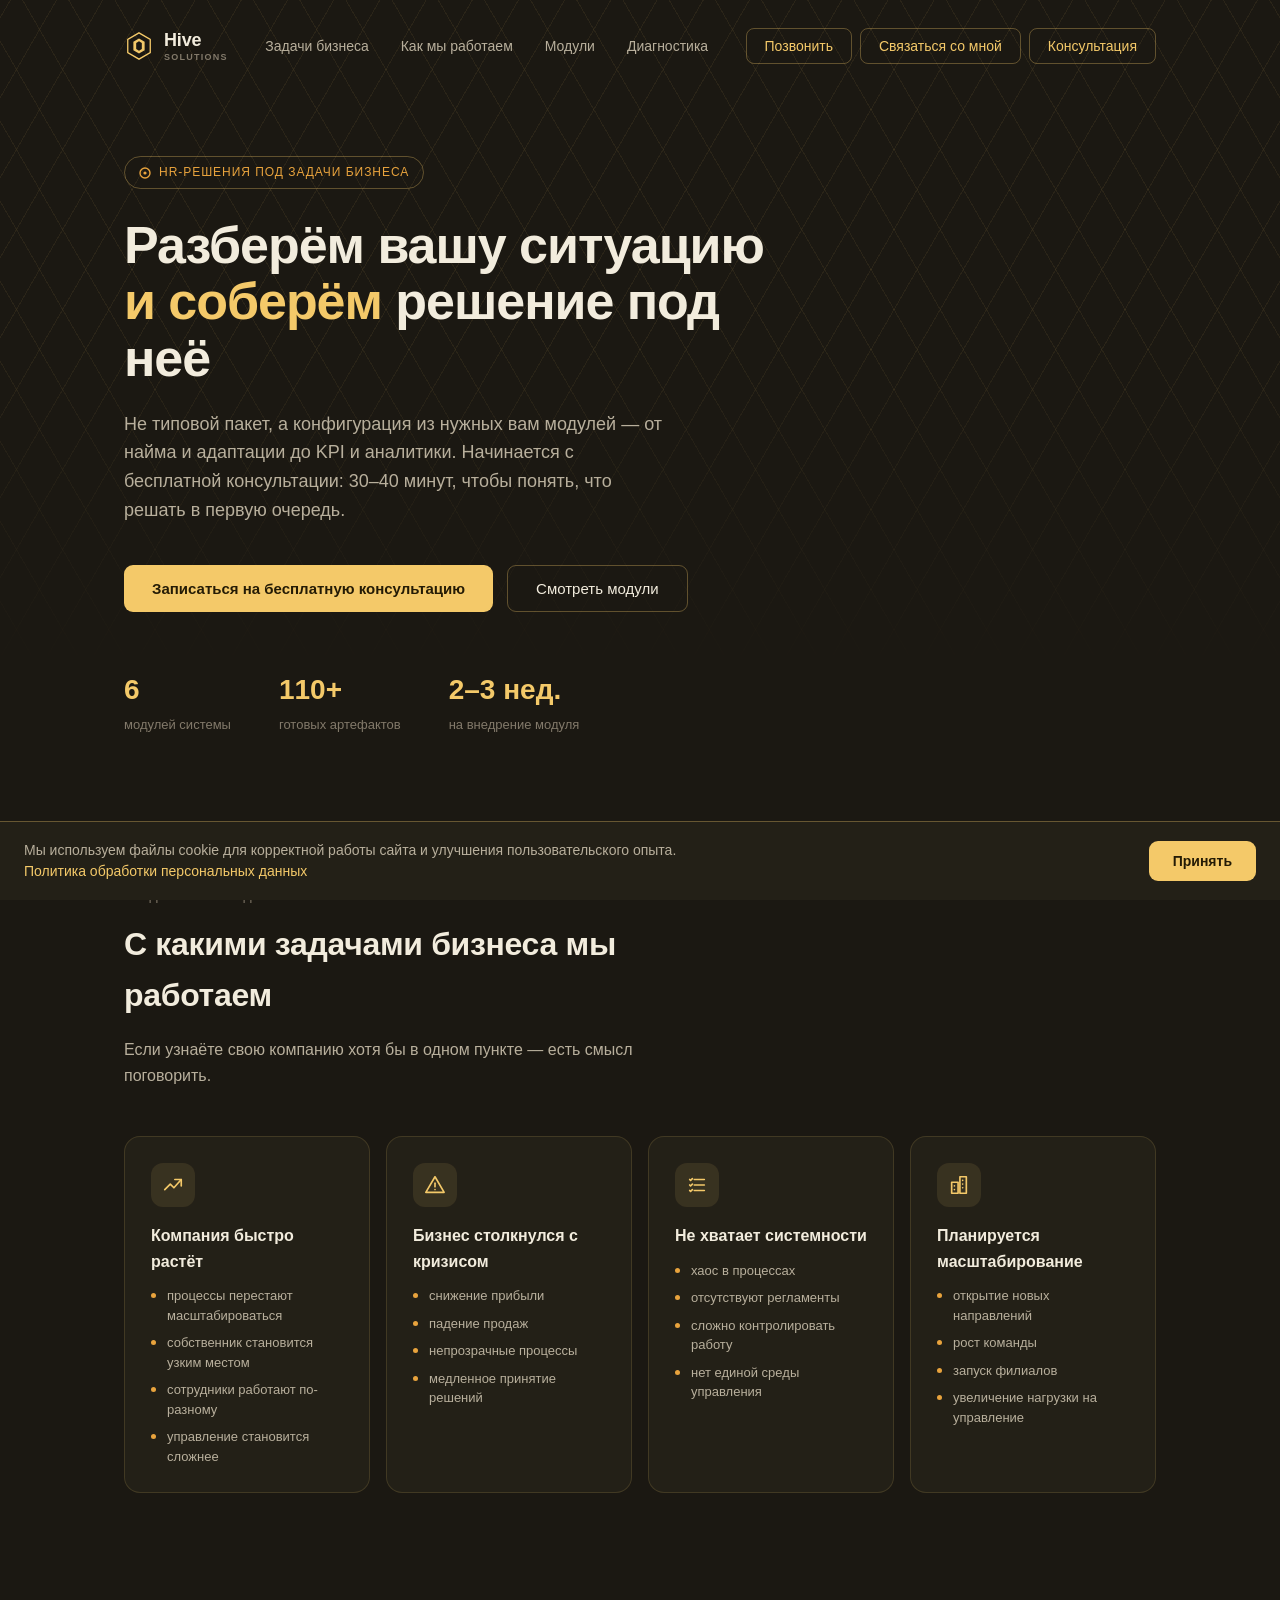
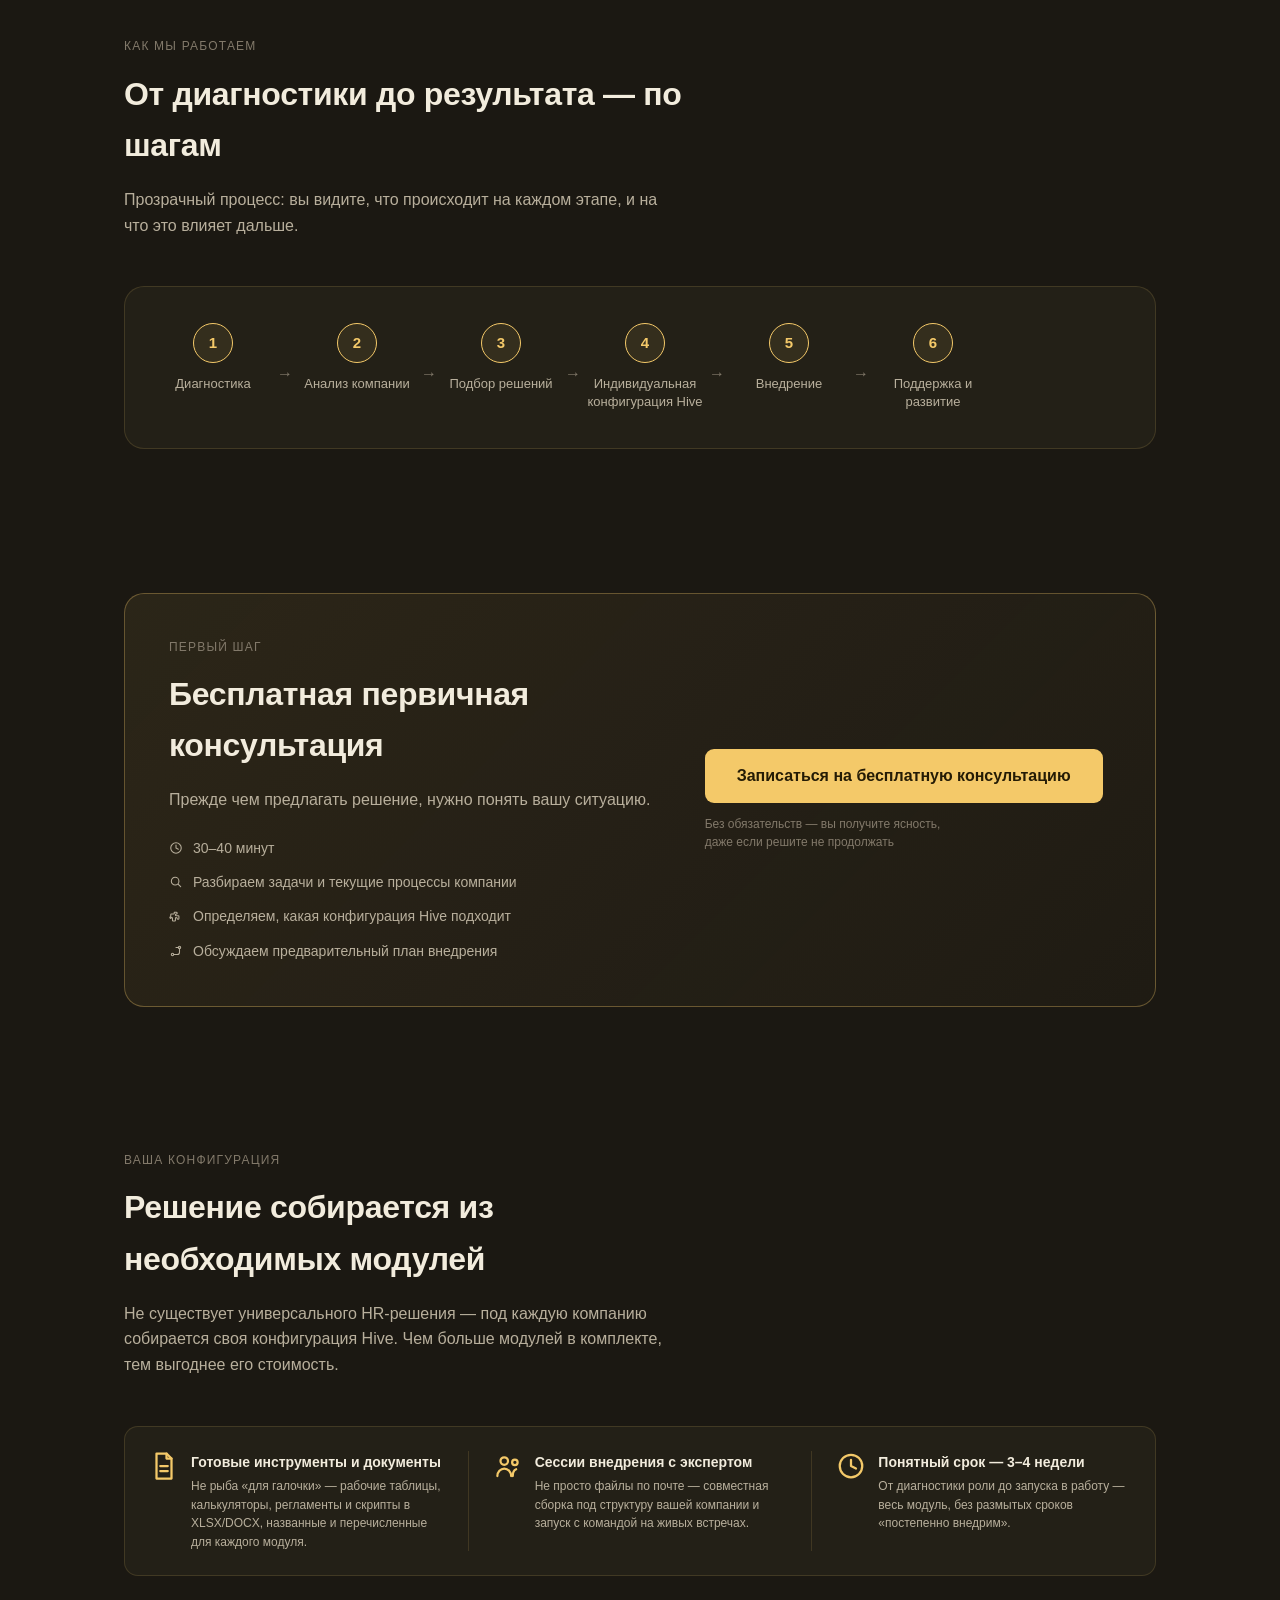
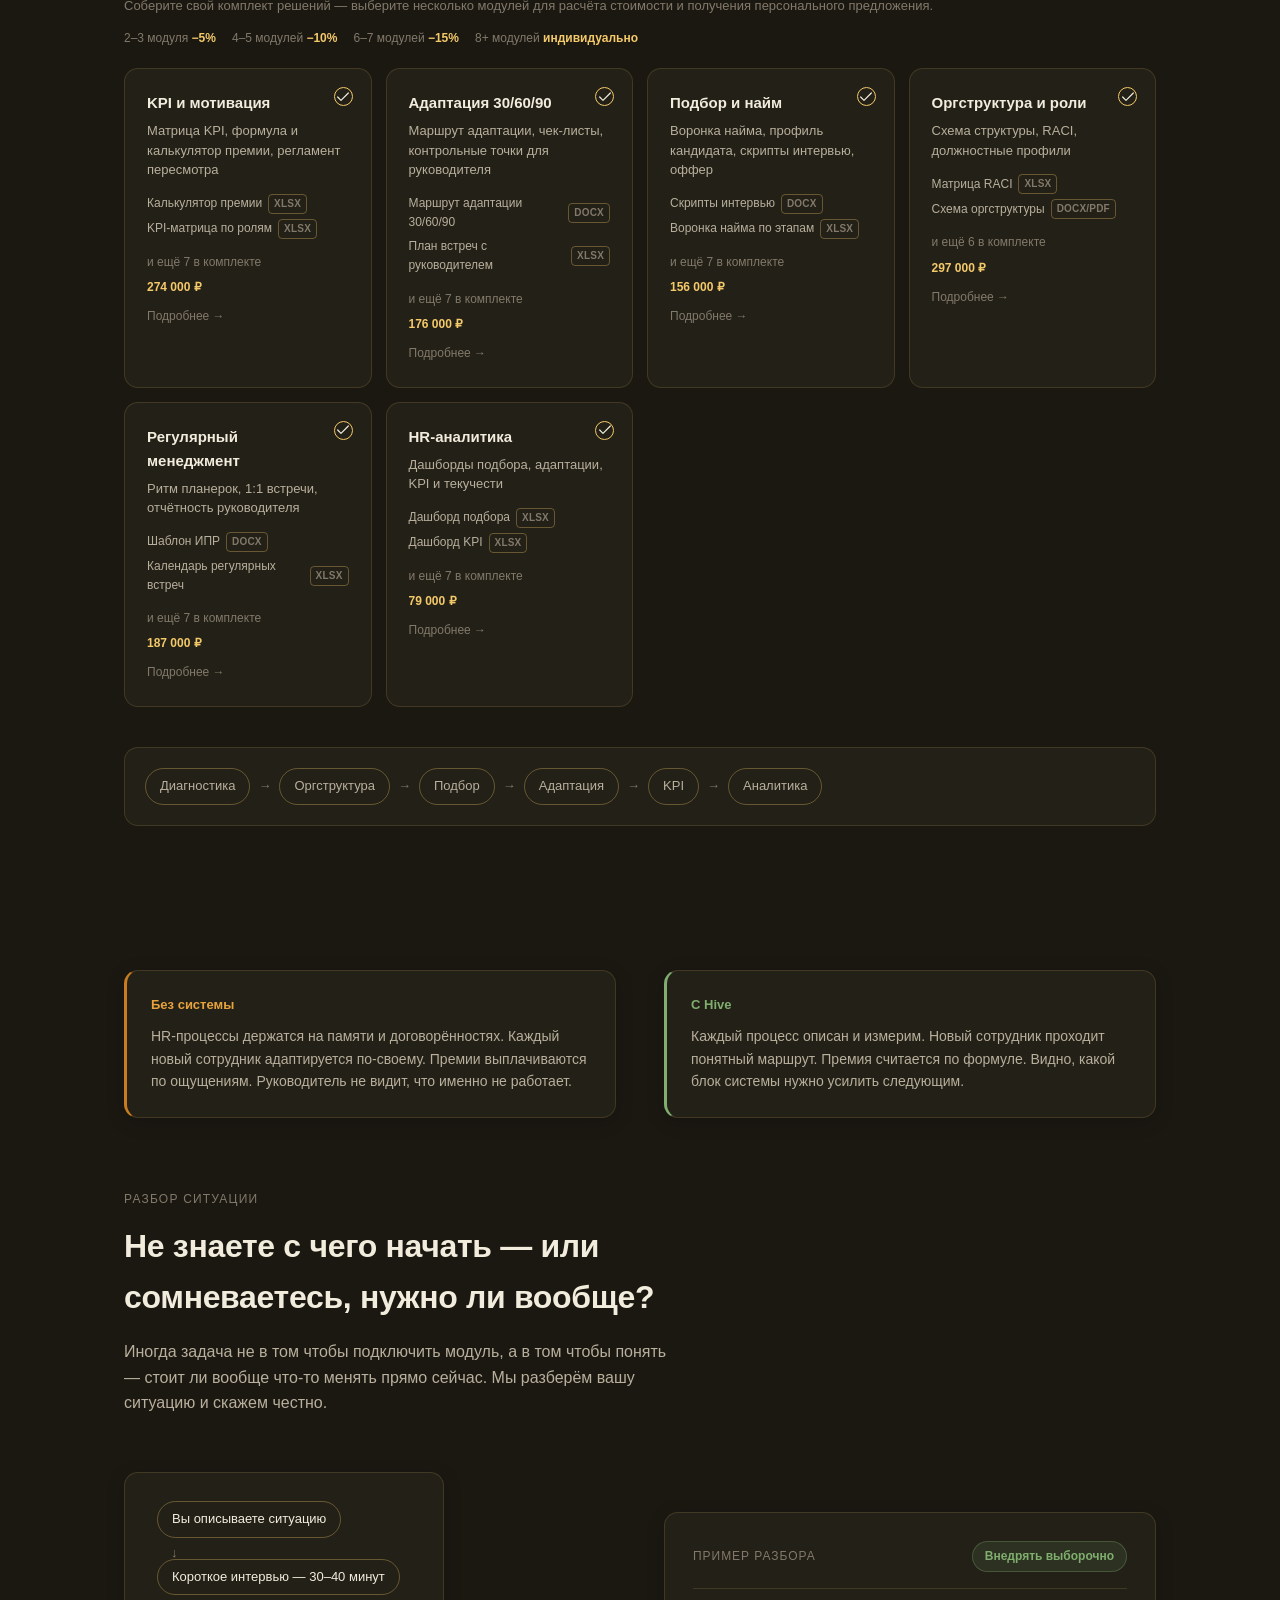
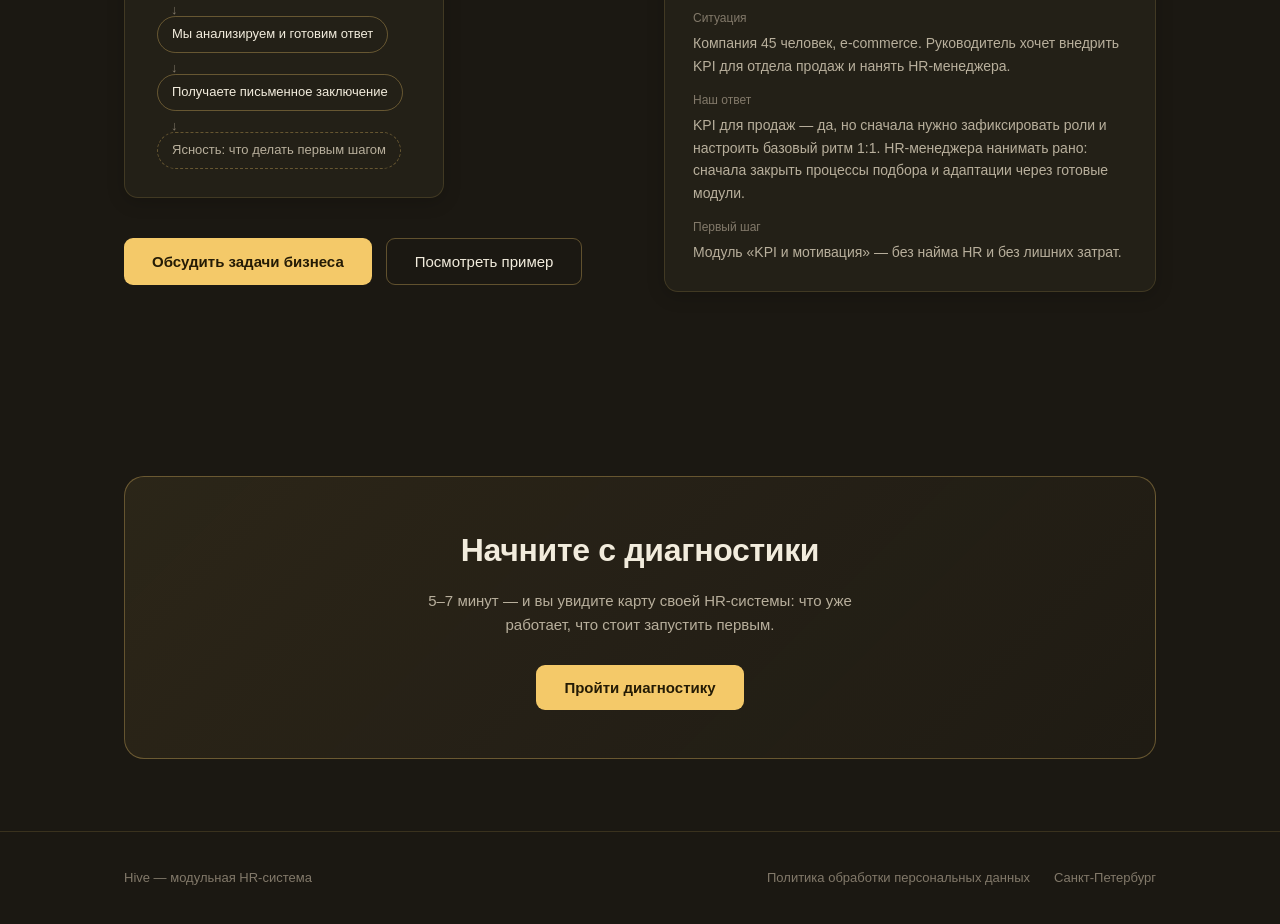
<file: index.html>
<!DOCTYPE html>
<html lang="ru">
<head>
<meta charset="UTF-8">
<meta name="viewport" content="width=device-width, initial-scale=1.0">
<title>Hive Solutions — HR-диагностика для бизнеса</title>
<meta name="description" content="От анализа до внедрения — экспертный подход к развитию HR-процессов">

<!-- Favicons -->
<link rel="icon" type="image/svg+xml" href="favicon.svg">
<link rel="icon" type="image/png" sizes="32x32" href="favicon-32x32.png">
<link rel="icon" type="image/png" sizes="16x16" href="favicon-16x16.png">
<link rel="shortcut icon" href="favicon.ico">
<link rel="apple-touch-icon" href="apple-touch-icon.png">
<meta name="theme-color" content="#1B1812">

<!-- Open Graph / Telegram / VK / MAX / email preview -->
<meta property="og:type" content="website">
<meta property="og:site_name" content="Hive Solutions">
<meta property="og:locale" content="ru_RU">
<meta property="og:title" content="Hive Solutions — HR-диагностика для бизнеса">
<meta property="og:description" content="От анализа до внедрения — экспертный подход к развитию HR-процессов">
<meta property="og:url" content="https://hive-site-six.vercel.app/">
<meta property="og:image" content="https://hive-site-six.vercel.app/images/og-image.png">
<meta property="og:image:secure_url" content="https://hive-site-six.vercel.app/images/og-image.png">
<meta property="og:image:type" content="image/png">
<meta property="og:image:width" content="1200">
<meta property="og:image:height" content="630">
<meta property="og:image:alt" content="Hive Solutions — HR-диагностика для бизнеса">

<!-- Twitter Card (fallback) -->
<meta name="twitter:card" content="summary_large_image">
<meta name="twitter:title" content="Hive Solutions — HR-диагностика для бизнеса">
<meta name="twitter:description" content="От анализа до внедрения — экспертный подход к развитию HR-процессов">
<meta name="twitter:image" content="https://hive-site-six.vercel.app/images/og-image.png">

<!-- Новый файл: стили для выбора нескольких решений (карточки + панель "Ваш комплект") -->
<link rel="stylesheet" href="solutions-selector.css">
<style>
  :root{
    --bg: #1B1812;
    --bg-card: #232017;
    --bg-card-hover: #2B2720;
    --line: rgba(244,201,105,0.14);
    --line-strong: rgba(244,201,105,0.32);
    --honey: #F4C969;
    --amber: #E8A33D;
    --amber-deep: #C97C1F;
    --text: #F2ECDD;
    --text-dim: #B8AF9C;
    --text-faint: #82796A;
    --green: #7FAE6E;
    --green-bg: rgba(127,174,110,0.12);
  }
  *{box-sizing:border-box;margin:0;padding:0;}
  html{scroll-behavior:smooth;}
  body{
    background:var(--bg);
    color:var(--text);
    font-family:'Inter',-apple-system,'Segoe UI',sans-serif;
    line-height:1.6;
    overflow-x:hidden;
  }
  @media (prefers-reduced-motion: reduce){
    *{animation:none !important;transition:none !important;}
  }

  /* hex texture backdrop */
  .hex-field{
    position:absolute; top:0; left:0; width:100%; height:680px;
    background-image:
      repeating-linear-gradient(60deg, transparent, transparent 39px, var(--line) 39px, var(--line) 40px),
      repeating-linear-gradient(-60deg, transparent, transparent 39px, var(--line) 39px, var(--line) 40px);
    opacity:0.5;
    mask-image: linear-gradient(to bottom, black 0%, black 50%, transparent 100%);
    pointer-events:none;
  }

  .wrap{max-width:1080px;margin:0 auto;padding:0 24px;position:relative;}

  nav{
    display:flex; align-items:center; justify-content:space-between;
    padding:28px 0; position:relative; z-index:10;
    flex-wrap:wrap; gap:12px;
  }
  .brand{display:flex;align-items:center;gap:10px;text-decoration:none;color:inherit;}
  .brand-mark{width:30px;height:30px;flex-shrink:0;}
  .brand-name{font-size:18px;font-weight:600;letter-spacing:-0.01em;line-height:1.15;}
  .brand-name .sub{display:block;font-size:9px;font-weight:600;letter-spacing:0.14em;color:var(--text-faint);margin-top:1px;}
  .nav-links{display:flex;gap:32px;align-items:center;}
  .nav-links a{color:var(--text-dim);text-decoration:none;font-size:14px;transition:color 0.15s;}
  .nav-links a:hover{color:var(--honey);}
  .nav-cta{
    background:transparent;border:1px solid var(--line-strong);color:var(--honey);
    padding:9px 18px;border-radius:8px;font-size:14px;cursor:pointer;
    transition:background 0.15s,border-color 0.15s;font-family:inherit;
  }
  .nav-cta:hover{background:rgba(244,201,105,0.08);border-color:var(--honey);}

  .nav-actions{display:flex;align-items:center;gap:8px;flex-wrap:wrap;justify-content:flex-end;}

  .hive-phone-wrap{position:relative;display:inline-block;}
  .hive-phone-popover{
    position:absolute;top:calc(100% + 8px);right:0;
    background:var(--bg-card);border:1px solid var(--line-strong);border-radius:10px;
    padding:10px 12px;display:flex;align-items:center;gap:10px;
    box-shadow:0 8px 24px rgba(0,0,0,0.4);z-index:100;
    min-width:200px;
  }
  .hive-phone-popover[hidden]{display:none !important;}
  .hive-phone-number{font-size:14px;color:var(--text);font-weight:600;letter-spacing:0.02em;flex:1;word-break:break-all;}
  .hive-phone-copy{
    background:transparent;border:1px solid var(--line-strong);color:var(--honey);
    padding:6px 10px;border-radius:6px;font-size:12px;cursor:pointer;font-family:inherit;
    transition:background 0.15s,border-color 0.15s;
  }
  .hive-phone-copy:hover{background:rgba(244,201,105,0.08);border-color:var(--honey);}

  .hero{padding:64px 0 80px;position:relative;z-index:2;}
  .eyebrow{
    display:inline-flex;align-items:center;gap:8px;
    font-size:12px;letter-spacing:0.08em;text-transform:uppercase;color:var(--amber);
    border:1px solid var(--line-strong);padding:6px 14px;border-radius:20px;margin-bottom:28px;
  }
  .eyebrow svg{width:12px;height:12px;}
  h1{
    font-size:52px;font-weight:600;letter-spacing:-0.02em;line-height:1.08;
    max-width:680px;margin-bottom:24px;
  }
  h1 em{font-style:normal;color:var(--honey);}
  .hero-sub{
    font-size:18px;color:var(--text-dim);max-width:540px;margin-bottom:40px;
  }
  .hero-actions{display:flex;gap:14px;flex-wrap:wrap;margin-bottom:56px;}
  .btn-primary{
    background:var(--honey);color:#241B05;border:none;
    padding:14px 28px;border-radius:9px;font-size:15px;font-weight:600;cursor:pointer;
    font-family:inherit;transition:background 0.15s,transform 0.1s;
  }
  .btn-primary:hover{background:#FFD685;}
  .btn-primary:active{transform:scale(0.98);}
  .btn-outline{
    background:transparent;border:1px solid var(--line-strong);color:var(--text);
    padding:14px 28px;border-radius:9px;font-size:15px;cursor:pointer;font-family:inherit;
    transition:border-color 0.15s,background 0.15s;
  }
  .btn-outline:hover{border-color:var(--honey);background:rgba(244,201,105,0.06);}

  .hero-stats{display:flex;gap:48px;flex-wrap:wrap;}
  .hstat-val{font-size:28px;font-weight:600;color:var(--honey);}
  .hstat-label{font-size:13px;color:var(--text-faint);margin-top:2px;}

  section{padding:72px 0;position:relative;z-index:2;}
  .section-eyebrow{
    font-size:12px;letter-spacing:0.1em;text-transform:uppercase;color:var(--text-faint);
    margin-bottom:12px;
  }
  h2{font-size:32px;font-weight:600;letter-spacing:-0.01em;margin-bottom:16px;max-width:560px;}
  .section-lead{font-size:16px;color:var(--text-dim);max-width:560px;margin-bottom:48px;}

  /* hive grid for modules */
  .hive-grid{
    display:grid; grid-template-columns:repeat(auto-fit,minmax(220px,1fr)); gap:14px;
  }
  .cell{
    background:var(--bg-card); border:1px solid var(--line);
    border-radius:14px; padding:22px;
    transition:border-color 0.15s,background 0.15s,transform 0.15s;
    cursor:pointer; position:relative;
  }
  .cell:hover{border-color:var(--line-strong);background:var(--bg-card-hover);transform:translateY(-2px);}
  .cell-icon{
    width:38px;height:38px;border-radius:10px;display:flex;align-items:center;justify-content:center;
    background:rgba(244,201,105,0.1);color:var(--honey);margin-bottom:14px;font-size:18px;
  }
  .cell-name{font-size:15px;font-weight:600;margin-bottom:6px;}
  .cell-desc{font-size:13px;color:var(--text-dim);line-height:1.5;margin-bottom:14px;}
  .cell-preview{display:flex;flex-direction:column;gap:5px;margin-bottom:14px;}
  .cell-preview-item{font-size:12px;color:var(--text-dim);display:flex;align-items:center;gap:6px;}
  .cell-preview-item b{
    font-size:10px;font-weight:700;color:var(--text-faint);letter-spacing:0.02em;
    border:1px solid var(--line-strong);border-radius:4px;padding:1px 5px;flex-shrink:0;
  }
  .cell-foot{display:flex;flex-direction:column;align-items:flex-start;gap:6px;font-size:12px;color:var(--text-faint);}
  .cell-price{color:var(--honey);font-weight:600;}

  /* ---------- Задачи бизнеса (новый блок карточек) ---------- */
  .task-grid{
    display:grid;grid-template-columns:repeat(auto-fit,minmax(240px,1fr));gap:16px;
  }
  .task-card{
    background:var(--bg-card);border:1px solid var(--line);border-radius:16px;padding:26px;
    transition:border-color 0.2s,background-color 0.2s,transform 0.2s;
  }
  .task-card:hover{border-color:var(--line-strong);background:var(--bg-card-hover);transform:translateY(-2px);}
  .task-icon{
    width:44px;height:44px;border-radius:12px;display:flex;align-items:center;justify-content:center;
    background:rgba(244,201,105,0.1);color:var(--honey);margin-bottom:16px;font-size:20px;
  }
  .task-icon svg{width:22px;height:22px;}
  .task-title{font-size:16px;font-weight:600;margin-bottom:12px;}
  .task-list{list-style:none;display:flex;flex-direction:column;gap:8px;}
  .task-list li{font-size:13px;color:var(--text-dim);line-height:1.5;padding-left:16px;position:relative;}
  .task-list li::before{content:"";position:absolute;left:0;top:7px;width:5px;height:5px;border-radius:50%;background:var(--amber);}

  /* ---------- Как мы работаем: горизонтальный roadmap ---------- */
  .roadmap{
    display:flex;align-items:flex-start;gap:0;flex-wrap:wrap;
    background:var(--bg-card);border:1px solid var(--line);border-radius:20px;padding:36px 28px;
  }
  .roadmap-step{display:flex;flex-direction:column;align-items:center;text-align:center;width:120px;flex-shrink:0;}
  .rm-num{
    width:40px;height:40px;border-radius:50%;border:1.5px solid var(--honey);color:var(--honey);
    display:flex;align-items:center;justify-content:center;font-size:15px;font-weight:600;margin-bottom:12px;
    background:rgba(244,201,105,0.08);
  }
  .rm-label{font-size:13px;color:var(--text-dim);line-height:1.4;}
  .roadmap-arrow{color:var(--text-faint);font-size:16px;flex-shrink:0;align-self:center;margin:12px 4px 0;}
  @media (max-width:760px){
    .roadmap{flex-direction:column;align-items:stretch;padding:28px 20px;}
    .roadmap-step{flex-direction:row;width:auto;text-align:left;gap:14px;align-items:center;}
    .rm-label{text-align:left;}
    .roadmap-arrow{transform:rotate(90deg);align-self:flex-start;margin:2px 0 2px 19px;}
  }

  /* ---------- Бесплатная первичная консультация ---------- */
  .consult-block{
    display:grid;grid-template-columns:1.2fr 1fr;gap:48px;align-items:center;
    background:linear-gradient(135deg, rgba(244,201,105,0.08), rgba(244,201,105,0.02));
    border:1px solid var(--line-strong);border-radius:20px;padding:44px;
  }
  @media (max-width:760px){.consult-block{grid-template-columns:1fr;}}
  .consult-list{list-style:none;display:flex;flex-direction:column;gap:12px;}
  .consult-list li{display:flex;align-items:center;gap:10px;font-size:14px;color:var(--text-dim);}
  .consult-list li i{color:var(--honey);font-size:16px;flex-shrink:0;}
  .consult-cta{display:flex;flex-direction:column;align-items:flex-start;gap:12px;}
  .btn-lg{padding:18px 32px;font-size:16px;}
  .consult-hint{font-size:12px;color:var(--text-faint);max-width:260px;line-height:1.5;}

  /* ---------- Анатомия модуля: что конкретно входит в комплект ---------- */
  .module-anatomy{
    display:flex;border:1px solid var(--line);border-radius:14px;padding:24px 0;
    margin-bottom:28px;background:var(--bg-card);
  }
  .anatomy-item{flex:1;display:flex;gap:12px;padding:0 24px;align-items:flex-start;}
  .anatomy-item + .anatomy-item{border-left:1px solid var(--line);}
  .anatomy-icon{width:30px;height:30px;flex-shrink:0;color:var(--honey);}
  .anatomy-icon svg{width:100%;height:100%;}
  .anatomy-title{font-size:14px;font-weight:600;margin-bottom:4px;}
  .anatomy-text{font-size:12px;color:var(--text-dim);line-height:1.55;}
  @media (max-width:760px){
    .module-anatomy{flex-direction:column;gap:20px;padding:20px;}
    .anatomy-item + .anatomy-item{border-left:none;border-top:1px solid var(--line);padding-top:16px;}
  }

  /* path / connective tissue */
  .path-row{
    display:flex;align-items:center;gap:0;flex-wrap:wrap;margin-top:40px;
    padding:20px;background:var(--bg-card);border:1px solid var(--line);border-radius:14px;
  }
  .path-node{font-size:13px;padding:7px 14px;border-radius:20px;border:1px solid var(--line-strong);color:var(--text-dim);}
  .path-arrow{color:var(--text-faint);margin:0 8px;font-size:13px;}

  /* decision review */
  #decision-review{padding-top:0;}
  .decision-path{
    display:flex;flex-direction:column;align-items:flex-start;gap:0;
    padding:28px 32px;background:var(--bg-card);border:1px solid var(--line);border-radius:14px;
    margin-bottom:40px;max-width:320px;
  }
  .decision-step{display:flex;flex-direction:column;align-items:flex-start;gap:8px;}
  .decision-step .path-node{color:var(--text);}
  .decision-step:last-child .path-node{color:var(--text-dim);border-style:dashed;}
  .decision-arrow{color:var(--text-faint);font-size:13px;margin-left:14px;line-height:1;}
  .decision-actions{margin-bottom:0;}

  .example-card{
    background:var(--bg-card);border:1px solid var(--line);border-radius:14px;padding:28px;
    margin-top:48px;scroll-margin-top:24px;
  }
  .example-card-head{
    display:flex;justify-content:space-between;align-items:center;flex-wrap:wrap;gap:12px;
    margin-bottom:20px;padding-bottom:16px;border-bottom:1px solid var(--line);
  }
  .example-label{font-size:12px;letter-spacing:0.08em;text-transform:uppercase;color:var(--text-faint);}
  .example-verdict{
    font-size:12px;font-weight:600;padding:5px 12px;border-radius:20px;
    background:var(--green-bg);color:var(--green);border:1px solid rgba(127,174,110,0.3);
  }
  .example-row{margin-bottom:14px;}
  .example-row:last-child{margin-bottom:0;}
  .example-key{font-size:12px;color:var(--text-faint);margin-bottom:4px;}
  .example-val{font-size:14px;color:var(--text-dim);line-height:1.6;}

  .hive-overlay{position:fixed;top:0;left:0;width:100%;height:100%;background:rgba(0,0,0,0.6);display:flex;align-items:center;justify-content:center;z-index:1000;padding:20px;}
  .hive-modal{background:var(--bg-card);border:1px solid var(--line-strong);border-radius:16px;padding:28px;max-width:420px;width:100%;position:relative;}
  .hive-modal h3{font-size:18px;font-weight:600;margin-bottom:18px;}
  .hive-field{margin-bottom:14px;}
  .hive-field label{display:block;font-size:12px;color:var(--text-faint);margin-bottom:6px;}
  .hive-field input, .hive-field textarea{width:100%;background:var(--bg);border:1px solid var(--line);border-radius:8px;padding:10px 12px;color:var(--text);font-size:14px;font-family:inherit;}
  .hive-field input:focus, .hive-field textarea:focus{outline:none;border-color:var(--honey);}
  .hive-field textarea{resize:vertical;min-height:64px;}
  .hive-modal-actions{display:flex;gap:10px;margin-top:18px;}
  .hive-modal-actions button{flex:1;}
  .hive-close{position:absolute;top:18px;right:18px;background:none;border:none;color:var(--text-faint);font-size:20px;cursor:pointer;line-height:1;}
  .hive-close:hover{color:var(--text);}
  .hive-success{text-align:center;padding:12px 0;}
  .hive-success i{font-size:36px;color:var(--green);margin-bottom:12px;display:block;}
  .hive-success p{font-size:14px;color:var(--text-dim);}

  .split{display:grid;grid-template-columns:1fr 1fr;gap:48px;align-items:center;}
  @media (max-width:760px){.split{grid-template-columns:1fr;}}

  .pain-card{
    background:var(--bg-card);border:1px solid var(--line);border-radius:14px;padding:24px;
  }
  .pain-card.bad{border-left:3px solid #C97C1F;}
  .pain-card.good{border-left:3px solid var(--green);}
  .pain-head{display:flex;align-items:center;gap:8px;font-size:13px;font-weight:600;margin-bottom:10px;color:var(--text-dim);}
  .pain-card.good .pain-head{color:var(--green);}
  .pain-card.bad .pain-head{color:var(--amber);}
  .pain-card p{font-size:14px;color:var(--text-dim);line-height:1.6;}

  .cta-band{
    background:linear-gradient(135deg, rgba(244,201,105,0.08), rgba(244,201,105,0.02));
    border:1px solid var(--line-strong);border-radius:20px;padding:48px;text-align:center;
  }
  .cta-band h2{margin:0 auto 12px;max-width:480px;}
  .cta-band p{color:var(--text-dim);max-width:440px;margin:0 auto 28px;font-size:15px;}

  footer{
    border-top:1px solid var(--line);padding:36px 0;position:relative;z-index:2;
  }
  .foot-row{display:flex;justify-content:space-between;align-items:center;flex-wrap:wrap;gap:16px;}
  .foot-row span{font-size:13px;color:var(--text-faint);}
  .foot-right{display:flex;align-items:center;gap:24px;flex-wrap:wrap;}
  .foot-link{font-size:13px;color:var(--text-faint);text-decoration:none;transition:color 0.15s;}
  .foot-link:hover{color:var(--honey);}
  .hive-consent{margin-bottom:14px;}
  .hive-consent-label{display:flex;align-items:flex-start;gap:10px;font-size:12px;color:var(--text-dim);line-height:1.5;cursor:pointer;}
  .hive-consent-label input{margin-top:3px;flex-shrink:0;accent-color:var(--honey);}
  .hive-consent-label a{color:var(--honey);text-decoration:none;}
  .hive-consent-label a:hover{text-decoration:underline;}

  @media (max-width:680px){
    h1{font-size:36px;}
    .nav-links{display:none;}
    .nav-actions{gap:6px;}
    .nav-cta{padding:7px 12px;font-size:13px;}
    .hive-phone-popover{left:0;right:auto;min-width:180px;}
    .split{gap:32px;}
  }
</style>
<!-- Общий слой микроанимаций и hover-эффектов (см. hive-motion.css) -->
<link rel="stylesheet" href="hive-motion.css">
</head>
<body>

<div class="hex-field" aria-hidden="true"></div>

<div class="wrap">
  <nav>
    <a class="brand" href="index.html">
      <svg class="brand-mark" viewBox="0 0 32 32" fill="none" xmlns="http://www.w3.org/2000/svg">
        <polygon points="16,2 28,9 28,23 16,30 4,23 4,9" fill="none" stroke="#F4C969" stroke-width="1.4"/>
        <polygon points="16,8 22,11.5 22,20.5 16,24 10,20.5 10,11.5" fill="#F4C969"/>
        <polygon points="16,11 19,12.7 19,19.3 16,21 13,19.3 13,12.7" fill="#1B1812"/>
      </svg>
      <span class="brand-name">Hive<span class="sub">SOLUTIONS</span></span>
    </a>
    <div class="nav-links">
      <a href="#tasks">Задачи бизнеса</a>
      <a href="#how-we-work">Как мы работаем</a>
      <a href="#modules">Модули</a>
      <a href="#diagnostics">Диагностика</a>
    </div>
    <div class="nav-actions">
      <div class="hive-phone-wrap" id="hive-phone-wrap">
        <button class="nav-cta" id="hive-phone-btn" type="button" onclick="hiveTogglePhone()" aria-haspopup="true" aria-expanded="false" aria-controls="hive-phone-popover" aria-label="Позвонить">Позвонить</button>
        <div class="hive-phone-popover" id="hive-phone-popover" role="dialog" aria-label="Номер телефона" hidden>
          <span class="hive-phone-number" id="hive-phone-number"></span>
          <button class="hive-phone-copy" id="hive-phone-copy" type="button" onclick="hiveCopyPhone()" aria-label="Скопировать номер">Копировать</button>
        </div>
      </div>
      <button class="nav-cta" type="button" onclick="hiveOpenForm('Главная страница', 'callback')" aria-label="Связаться со мной">Связаться со мной</button>
      <button class="nav-cta" type="button" onclick="hiveOpenForm('Бесплатная консультация', 'consult')">Консультация</button>
    </div>
  </nav>

  <div class="hero">
    <div class="eyebrow">
      <svg viewBox="0 0 12 12" fill="none"><circle cx="6" cy="6" r="5" stroke="#E8A33D" stroke-width="1.4"/><circle cx="6" cy="6" r="1.6" fill="#E8A33D"/></svg>
      HR-решения под задачи бизнеса
    </div>
    <h1>Разберём вашу ситуацию <em>и соберём</em> решение под неё</h1>
    <p class="hero-sub">Не типовой пакет, а конфигурация из нужных вам модулей — от найма и адаптации до KPI и аналитики. Начинается с бесплатной консультации: 30–40 минут, чтобы понять, что решать в первую очередь.</p>
    <div class="hero-actions">
      <button class="btn-primary" onclick="hiveOpenForm('Бесплатная консультация', 'consult')">Записаться на бесплатную консультацию</button>
      <button class="btn-outline" onclick="document.getElementById('modules').scrollIntoView({behavior:'smooth'})">Смотреть модули</button>
    </div>
    <div class="hero-stats">
      <div><div class="hstat-val">6</div><div class="hstat-label">модулей системы</div></div>
      <div><div class="hstat-val">110+</div><div class="hstat-label">готовых артефактов</div></div>
      <div><div class="hstat-val">2–3 нед.</div><div class="hstat-label">на внедрение модуля</div></div>
    </div>
  </div>

</div>

<div class="wrap" id="tasks">
  <section>
    <div class="section-eyebrow">Когда стоит подключить Hive</div>
    <h2>С какими задачами бизнеса мы работаем</h2>
    <p class="section-lead">Если узнаёте свою компанию хотя бы в одном пункте — есть смысл поговорить.</p>

    <div class="task-grid reveal-group">
      <div class="task-card">
        <div class="task-icon"><svg viewBox="0 0 24 24" fill="none" stroke="currentColor" stroke-width="1.8" stroke-linecap="round" stroke-linejoin="round" aria-hidden="true"><polyline points="3 17 9 11 13 15 21 6"/><polyline points="14 6 21 6 21 13"/></svg></div>
        <div class="task-title">Компания быстро растёт</div>
        <ul class="task-list">
          <li>процессы перестают масштабироваться</li>
          <li>собственник становится узким местом</li>
          <li>сотрудники работают по-разному</li>
          <li>управление становится сложнее</li>
        </ul>
      </div>
      <div class="task-card">
        <div class="task-icon"><svg viewBox="0 0 24 24" fill="none" stroke="currentColor" stroke-width="1.8" stroke-linecap="round" stroke-linejoin="round" aria-hidden="true"><path d="M12 3 2 20h20L12 3z"/><line x1="12" y1="10" x2="12" y2="14"/><line x1="12" y1="17" x2="12.01" y2="17"/></svg></div>
        <div class="task-title">Бизнес столкнулся с кризисом</div>
        <ul class="task-list">
          <li>снижение прибыли</li>
          <li>падение продаж</li>
          <li>непрозрачные процессы</li>
          <li>медленное принятие решений</li>
        </ul>
      </div>
      <div class="task-card">
        <div class="task-icon"><svg viewBox="0 0 24 24" fill="none" stroke="currentColor" stroke-width="1.8" stroke-linecap="round" stroke-linejoin="round" aria-hidden="true"><line x1="9" y1="6" x2="20" y2="6"/><line x1="9" y1="12" x2="20" y2="12"/><line x1="9" y1="18" x2="20" y2="18"/><polyline points="4 6 5 7 7 5"/><polyline points="4 12 5 13 7 11"/><polyline points="4 18 5 19 7 17"/></svg></div>
        <div class="task-title">Не хватает системности</div>
        <ul class="task-list">
          <li>хаос в процессах</li>
          <li>отсутствуют регламенты</li>
          <li>сложно контролировать работу</li>
          <li>нет единой среды управления</li>
        </ul>
      </div>
      <div class="task-card">
        <div class="task-icon"><svg viewBox="0 0 24 24" fill="none" stroke="currentColor" stroke-width="1.8" stroke-linecap="round" stroke-linejoin="round" aria-hidden="true"><rect x="4" y="9" width="7" height="12"/><rect x="13" y="3" width="7" height="18"/><line x1="7" y1="13" x2="7" y2="13.01"/><line x1="7" y1="17" x2="7" y2="17.01"/><line x1="16" y1="7" x2="16" y2="7.01"/><line x1="16" y1="11" x2="16" y2="11.01"/><line x1="16" y1="15" x2="16" y2="15.01"/></svg></div>
        <div class="task-title">Планируется масштабирование</div>
        <ul class="task-list">
          <li>открытие новых направлений</li>
          <li>рост команды</li>
          <li>запуск филиалов</li>
          <li>увеличение нагрузки на управление</li>
        </ul>
      </div>
    </div>
  </section>

  <section id="how-we-work">
    <div class="section-eyebrow">Как мы работаем</div>
    <h2>От диагностики до результата — по шагам</h2>
    <p class="section-lead">Прозрачный процесс: вы видите, что происходит на каждом этапе, и на что это влияет дальше.</p>

    <div class="roadmap reveal-group">
      <div class="roadmap-step"><div class="rm-num">1</div><div class="rm-label">Диагностика</div></div>
      <div class="roadmap-arrow" aria-hidden="true">→</div>
      <div class="roadmap-step"><div class="rm-num">2</div><div class="rm-label">Анализ компании</div></div>
      <div class="roadmap-arrow" aria-hidden="true">→</div>
      <div class="roadmap-step"><div class="rm-num">3</div><div class="rm-label">Подбор решений</div></div>
      <div class="roadmap-arrow" aria-hidden="true">→</div>
      <div class="roadmap-step"><div class="rm-num">4</div><div class="rm-label">Индивидуальная конфигурация Hive</div></div>
      <div class="roadmap-arrow" aria-hidden="true">→</div>
      <div class="roadmap-step"><div class="rm-num">5</div><div class="rm-label">Внедрение</div></div>
      <div class="roadmap-arrow" aria-hidden="true">→</div>
      <div class="roadmap-step"><div class="rm-num">6</div><div class="rm-label">Поддержка и развитие</div></div>
    </div>
  </section>

  <section id="consult">
    <div class="consult-block reveal">
      <div>
        <div class="section-eyebrow">Первый шаг</div>
        <h2>Бесплатная первичная консультация</h2>
        <p class="section-lead" style="margin-bottom:24px;">Прежде чем предлагать решение, нужно понять вашу ситуацию.</p>
        <ul class="consult-list">
          <li><svg class="tii" viewBox="0 0 24 24" aria-hidden="true"><circle cx="12" cy="12" r="9"/><polyline points="12 7 12 12 16 14"/></svg> 30–40 минут</li>
          <li><svg class="tii" viewBox="0 0 24 24" aria-hidden="true"><circle cx="10.5" cy="10.5" r="6.5"/><line x1="15.5" y1="15.5" x2="20" y2="20"/></svg> Разбираем задачи и текущие процессы компании</li>
          <li><svg class="tii" viewBox="0 0 24 24" aria-hidden="true"><path d="M9 4h3.5a1.5 1.5 0 1 1 0 3 1.5 1.5 0 0 0 0 3H16a1 1 0 0 1 1 1v3.5a1.5 1.5 0 1 1-3 0 1.5 1.5 0 0 0-3 0V18a1 1 0 0 1-1 1H7a1 1 0 0 1-1-1v-3.5a1.5 1.5 0 1 0-3 0A1.5 1.5 0 0 1 1.5 13 1.5 1.5 0 0 1 3 11.5V8a1 1 0 0 1 1-1h4a1 1 0 0 0 1-1z"/></svg> Определяем, какая конфигурация Hive подходит</li>
          <li><svg class="tii" viewBox="0 0 24 24" aria-hidden="true"><circle cx="6" cy="18" r="2"/><circle cx="18" cy="6" r="2"/><path d="M8 18h6a4 4 0 0 0 4-4V9a3 3 0 0 0-3-3h-3"/></svg> Обсуждаем предварительный план внедрения</li>
        </ul>
      </div>
      <div class="consult-cta">
        <button class="btn-primary btn-lg" onclick="hiveOpenForm('Бесплатная консультация', 'consult')">Записаться на бесплатную консультацию</button>
        <div class="consult-hint">Без обязательств — вы получите ясность, даже если решите не продолжать</div>
      </div>
    </div>
  </section>
</div>

<div class="wrap" id="modules">
  <section>
    <div class="section-eyebrow">Ваша конфигурация</div>
    <h2>Решение собирается из необходимых модулей</h2>
    <p class="section-lead">Не существует универсального HR-решения — под каждую компанию собирается своя конфигурация Hive. Чем больше модулей в комплекте, тем выгоднее его стоимость.</p>

    <!-- Подсказка: объясняет, что карточки можно выбирать (а не только открывать).
         Намеренно минималистичная — маленький серый текст без рамок и иконок,
         чтобы не конкурировать вниманием с самими карточками. -->
    <div class="module-anatomy reveal">
      <div class="anatomy-item">
        <div class="anatomy-icon"><svg viewBox="0 0 24 24" fill="none" stroke="currentColor" stroke-width="1.8" stroke-linecap="round" stroke-linejoin="round" aria-hidden="true"><path d="M6 2h8l4 4v16H6z"/><path d="M14 2v4h4"/><line x1="9" y1="12" x2="15" y2="12"/><line x1="9" y1="16" x2="15" y2="16"/></svg></div>
        <div>
          <div class="anatomy-title">Готовые инструменты и документы</div>
          <div class="anatomy-text">Не рыба «для галочки» — рабочие таблицы, калькуляторы, регламенты и скрипты в XLSX/DOCX, названные и перечисленные для каждого модуля.</div>
        </div>
      </div>
      <div class="anatomy-item">
        <div class="anatomy-icon"><svg viewBox="0 0 24 24" fill="none" stroke="currentColor" stroke-width="1.8" stroke-linecap="round" stroke-linejoin="round" aria-hidden="true"><circle cx="9" cy="8" r="3"/><path d="M3.5 20c0-3.3 2.5-6 5.5-6s5.5 2.7 5.5 6"/><circle cx="17.5" cy="9" r="2.2"/><path d="M15.8 20c0-2.7 1-4.8 2.7-5.4"/></svg></div>
        <div>
          <div class="anatomy-title">Сессии внедрения с экспертом</div>
          <div class="anatomy-text">Не просто файлы по почте — совместная сборка под структуру вашей компании и запуск с командой на живых встречах.</div>
        </div>
      </div>
      <div class="anatomy-item">
        <div class="anatomy-icon"><svg viewBox="0 0 24 24" fill="none" stroke="currentColor" stroke-width="1.8" stroke-linecap="round" stroke-linejoin="round" aria-hidden="true"><circle cx="12" cy="12" r="9"/><polyline points="12 7 12 12 16 14"/></svg></div>
        <div>
          <div class="anatomy-title">Понятный срок — 3–4 недели</div>
          <div class="anatomy-text">От диагностики роли до запуска в работу — весь модуль, без размытых сроков «постепенно внедрим».</div>
        </div>
      </div>
    </div>

    <p class="hive-kit-hint">Соберите свой комплект решений — выберите несколько модулей для расчёта стоимости и получения персонального предложения.</p>
    <div class="tier-legend">
      <span class="tier-legend-item">2–3 модуля <b>−5%</b></span>
      <span class="tier-legend-item">4–5 модулей <b>−10%</b></span>
      <span class="tier-legend-item">6–7 модулей <b>−15%</b></span>
      <span class="tier-legend-item">8+ модулей <b>индивидуально</b></span>
    </div>

    <div class="hive-grid reveal-group">
      <div class="cell"
           data-solution-id="kpi"
           data-name="KPI и мотивация"
           data-price="274000"
           role="button"
           tabindex="0"
           aria-pressed="false">
        <!-- Индикатор выбора: пустой круг → золотая галочка при выборе -->
        <div class="cell-select-indicator" aria-hidden="true"><svg class="tii" viewBox="0 0 24 24" aria-hidden="true"><polyline points="4 12 9 17 20 6"/></svg></div>
        <div class="cell-name">KPI и мотивация</div>
        <div class="cell-desc">Матрица KPI, формула и калькулятор премии, регламент пересмотра</div>
        <div class="cell-preview">
          <span class="cell-preview-item">Калькулятор премии <b>XLSX</b></span>
          <span class="cell-preview-item">KPI-матрица по ролям <b>XLSX</b></span>
        </div>
        <div class="cell-foot"><span>и ещё 7 в комплекте</span><span class="cell-price-group"><span class="cell-price-old"></span><span class="cell-price">72 000 ₽</span><span class="cell-badge"></span></span></div>
        <a class="cell-more" href="module-kpi.html" onclick="event.stopPropagation()">Подробнее →</a>
      </div>
      <div class="cell"
           data-solution-id="adapt"
           data-name="Адаптация 30/60/90"
           data-price="176000"
           role="button"
           tabindex="0"
           aria-pressed="false">
        <div class="cell-select-indicator" aria-hidden="true"><svg class="tii" viewBox="0 0 24 24" aria-hidden="true"><polyline points="4 12 9 17 20 6"/></svg></div>
        <div class="cell-name">Адаптация 30/60/90</div>
        <div class="cell-desc">Маршрут адаптации, чек-листы, контрольные точки для руководителя</div>
        <div class="cell-preview">
          <span class="cell-preview-item">Маршрут адаптации 30/60/90 <b>DOCX</b></span>
          <span class="cell-preview-item">План встреч с руководителем <b>XLSX</b></span>
        </div>
        <div class="cell-foot"><span>и ещё 7 в комплекте</span><span class="cell-price-group"><span class="cell-price-old"></span><span class="cell-price">68 000 ₽</span><span class="cell-badge"></span></span></div>
        <a class="cell-more" href="module-adapt.html" onclick="event.stopPropagation()">Подробнее →</a>
      </div>
      <div class="cell"
           data-solution-id="hire"
           data-name="Подбор и найм"
           data-price="156000"
           role="button"
           tabindex="0"
           aria-pressed="false">
        <div class="cell-select-indicator" aria-hidden="true"><svg class="tii" viewBox="0 0 24 24" aria-hidden="true"><polyline points="4 12 9 17 20 6"/></svg></div>
        <div class="cell-name">Подбор и найм</div>
        <div class="cell-desc">Воронка найма, профиль кандидата, скрипты интервью, оффер</div>
        <div class="cell-preview">
          <span class="cell-preview-item">Скрипты интервью <b>DOCX</b></span>
          <span class="cell-preview-item">Воронка найма по этапам <b>XLSX</b></span>
        </div>
        <div class="cell-foot"><span>и ещё 7 в комплекте</span><span class="cell-price-group"><span class="cell-price-old"></span><span class="cell-price">70 000 ₽</span><span class="cell-badge"></span></span></div>
        <a class="cell-more" href="module-hire.html" onclick="event.stopPropagation()">Подробнее →</a>
      </div>
      <div class="cell"
           data-solution-id="org"
           data-name="Оргструктура и роли"
           data-price="297000"
           role="button"
           tabindex="0"
           aria-pressed="false">
        <div class="cell-select-indicator" aria-hidden="true"><svg class="tii" viewBox="0 0 24 24" aria-hidden="true"><polyline points="4 12 9 17 20 6"/></svg></div>
        <div class="cell-name">Оргструктура и роли</div>
        <div class="cell-desc">Схема структуры, RACI, должностные профили</div>
        <div class="cell-preview">
          <span class="cell-preview-item">Матрица RACI <b>XLSX</b></span>
          <span class="cell-preview-item">Схема оргструктуры <b>DOCX/PDF</b></span>
        </div>
        <div class="cell-foot"><span>и ещё 6 в комплекте</span><span class="cell-price-group"><span class="cell-price-old"></span><span class="cell-price">68 000 ₽</span><span class="cell-badge"></span></span></div>
        <a class="cell-more" href="module-org.html" onclick="event.stopPropagation()">Подробнее →</a>
      </div>
      <div class="cell"
           data-solution-id="mgmt"
           data-name="Регулярный менеджмент"
           data-price="187000"
           role="button"
           tabindex="0"
           aria-pressed="false">
        <div class="cell-select-indicator" aria-hidden="true"><svg class="tii" viewBox="0 0 24 24" aria-hidden="true"><polyline points="4 12 9 17 20 6"/></svg></div>
        <div class="cell-name">Регулярный менеджмент</div>
        <div class="cell-desc">Ритм планерок, 1:1 встречи, отчётность руководителя</div>
        <div class="cell-preview">
          <span class="cell-preview-item">Шаблон ИПР <b>DOCX</b></span>
          <span class="cell-preview-item">Календарь регулярных встреч <b>XLSX</b></span>
        </div>
        <div class="cell-foot"><span>и ещё 7 в комплекте</span><span class="cell-price-group"><span class="cell-price-old"></span><span class="cell-price">66 000 ₽</span><span class="cell-badge"></span></span></div>
        <a class="cell-more" href="module-mgmt.html" onclick="event.stopPropagation()">Подробнее →</a>
      </div>
      <div class="cell"
           data-solution-id="analytics"
           data-name="HR-аналитика"
           data-price="79000"
           role="button"
           tabindex="0"
           aria-pressed="false">
        <div class="cell-select-indicator" aria-hidden="true"><svg class="tii" viewBox="0 0 24 24" aria-hidden="true"><polyline points="4 12 9 17 20 6"/></svg></div>
        <div class="cell-name">HR-аналитика</div>
        <div class="cell-desc">Дашборды подбора, адаптации, KPI и текучести</div>
        <div class="cell-preview">
          <span class="cell-preview-item">Дашборд подбора <b>XLSX</b></span>
          <span class="cell-preview-item">Дашборд KPI <b>XLSX</b></span>
        </div>
        <div class="cell-foot"><span>и ещё 7 в комплекте</span><span class="cell-price-group"><span class="cell-price-old"></span><span class="cell-price">70 000 ₽</span><span class="cell-badge"></span></span></div>
        <a class="cell-more" href="module-analytics.html" onclick="event.stopPropagation()">Подробнее →</a>
      </div>
    </div>

    <div class="path-row">
      <span class="path-node">Диагностика</span><span class="path-arrow">→</span>
      <span class="path-node">Оргструктура</span><span class="path-arrow">→</span>
      <span class="path-node">Подбор</span><span class="path-arrow">→</span>
      <span class="path-node">Адаптация</span><span class="path-arrow">→</span>
      <span class="path-node">KPI</span><span class="path-arrow">→</span>
      <span class="path-node">Аналитика</span>
    </div>
  </section>

  <section id="how">
    <div class="split reveal-group">
      <div class="pain-card bad">
        <div class="pain-head">Без системы</div>
        <p>HR-процессы держатся на памяти и договорённостях. Каждый новый сотрудник адаптируется по-своему. Премии выплачиваются по ощущениям. Руководитель не видит, что именно не работает.</p>
      </div>
      <div class="pain-card good">
        <div class="pain-head">С Hive</div>
        <p>Каждый процесс описан и измерим. Новый сотрудник проходит понятный маршрут. Премия считается по формуле. Видно, какой блок системы нужно усилить следующим.</p>
      </div>
    </div>
  </section>

  <section id="decision-review">
    <div class="section-eyebrow">Разбор ситуации</div>
    <h2>Не знаете с чего начать — или сомневаетесь, нужно ли вообще?</h2>
    <p class="section-lead">Иногда задача не в том чтобы подключить модуль, а в том чтобы понять — стоит ли вообще что-то менять прямо сейчас. Мы разберём вашу ситуацию и скажем честно.</p>

    <div class="split reveal" style="margin-bottom:40px;">
      <div>
        <div class="decision-path">
          <div class="decision-step">
            <span class="path-node">Вы описываете ситуацию</span>
            <span class="decision-arrow">↓</span>
          </div>
          <div class="decision-step">
            <span class="path-node">Короткое интервью — 30–40 минут</span>
            <span class="decision-arrow">↓</span>
          </div>
          <div class="decision-step">
            <span class="path-node">Мы анализируем и готовим ответ</span>
            <span class="decision-arrow">↓</span>
          </div>
          <div class="decision-step">
            <span class="path-node">Получаете письменное заключение</span>
            <span class="decision-arrow">↓</span>
          </div>
          <div class="decision-step">
            <span class="path-node">Ясность: что делать первым шагом</span>
          </div>
        </div>
        <div class="hero-actions decision-actions" style="margin-top:24px;">
          <button class="btn-primary" onclick="hiveOpenDecisionReview()">Обсудить задачи бизнеса</button>
          <button class="btn-outline" onclick="document.getElementById('decision-example').scrollIntoView({behavior:'smooth'})">Посмотреть пример</button>
        </div>
      </div>

      <div class="example-card" id="decision-example">
        <div class="example-card-head">
          <span class="example-label">Пример разбора</span>
          <span class="example-verdict">Внедрять выборочно</span>
        </div>
        <div class="example-row">
          <div class="example-key">Ситуация</div>
          <div class="example-val">Компания 45 человек, e-commerce. Руководитель хочет внедрить KPI для отдела продаж и нанять HR-менеджера.</div>
        </div>
        <div class="example-row">
          <div class="example-key">Наш ответ</div>
          <div class="example-val">KPI для продаж — да, но сначала нужно зафиксировать роли и настроить базовый ритм 1:1. HR-менеджера нанимать рано: сначала закрыть процессы подбора и адаптации через готовые модули.</div>
        </div>
        <div class="example-row">
          <div class="example-key">Первый шаг</div>
          <div class="example-val">Модуль «KPI и мотивация» — без найма HR и без лишних затрат.</div>
        </div>
      </div>
    </div>
  </section>

  <section id="diagnostics">
    <div class="cta-band reveal">
      <h2>Начните с диагностики</h2>
      <p>5–7 минут — и вы увидите карту своей HR-системы: что уже работает, что стоит запустить первым.</p>
      <button class="btn-primary" onclick="location.href='diagnostics.html'">Пройти диагностику</button>
    </div>
  </section>
</div>

<footer>
  <div class="wrap">
    <div class="foot-row">
      <span>Hive — модульная HR-система</span>
      <div class="foot-right">
        <a class="foot-link" href="privacy.html">Политика обработки персональных данных</a>
        <span>Санкт-Петербург</span>
      </div>
    </div>
  </div>
</footer>

<!-- ============================================================
     ПАНЕЛЬ "ВАШ КОМПЛЕКТ"
     Появляется снизу страницы, когда выбрана хотя бы одна карточка
     решения, и пропадает, если выбор снят полностью.
     Видимость и содержимое (счётчик и сумма) управляются из
     solutions-selector.js — здесь только статическая разметка.
     ============================================================ -->
<div class="hive-kit-panel" id="hive-kit-panel">
  <div class="hive-kit-panel-inner">
    <div class="hive-kit-info">
      <div class="hive-kit-title">Ваш комплект</div>
      <div class="hive-kit-meta">
        <span id="hive-kit-count">0 решений</span> · <span id="hive-kit-discount"></span> · <strong id="hive-kit-total">0 ₽</strong>
      </div>
      <div class="hive-kit-tiers" id="hive-kit-tiers" aria-hidden="true"></div>
    </div>
    <button class="btn-primary" onclick="handleGetOfferClick()">Получить индивидуальную конфигурацию</button>
  </div>
</div>

<div class="hive-overlay" id="hive-modal-overlay">
  <div class="hive-modal">
    <button class="hive-close" onclick="hiveCloseForm()" aria-label="Закрыть">&times;</button>
    <h3 id="hive-modal-title">Получить экспертное заключение</h3>
    <input type="hidden" id="hive-modal-module">
    <input type="hidden" id="hive-modal-intent">
    <form id="hive-form-fields" onsubmit="hiveSubmitForm(event)">
      <div class="hive-field"><label for="hive-name">Имя</label><input type="text" id="hive-name" placeholder="Как вас зовут"></div>
      <div class="hive-field"><label for="hive-contact">Телефон, телеграм или email</label><input type="text" id="hive-contact" required placeholder="Куда написать"></div>
      <div class="hive-field"><label for="hive-comment">Комментарий (необязательно)</label><textarea id="hive-comment" placeholder="Какое HR-решение рассматриваете"></textarea></div>
      <div class="hive-consent">
        <label class="hive-consent-label">
          <input type="checkbox" id="hive-consent" name="consent" required>
          <span>Я ознакомился(ась) с <a href="privacy.html" target="_blank" rel="noopener">Политикой обработки персональных данных</a> и даю согласие на обработку персональных данных.</span>
        </label>
      </div>
      <div class="hive-modal-actions">
        <button type="button" class="btn-outline" onclick="hiveCloseForm()">Отмена</button>
        <button type="submit" class="btn-primary">Отправить</button>
      </div>
    </form>
    <div id="hive-form-success" style="display:none;" class="hive-success">
      <svg class="tii" viewBox="0 0 24 24" aria-hidden="true"><circle cx="12" cy="12" r="9"/><polyline points="8 12.5 11 15.5 16 9"/></svg>
      <p>Заявка отправлена. Свяжемся в течение дня.</p>
      <div class="hive-modal-actions" style="margin-top:18px;">
        <button class="btn-primary" style="flex:1;" onclick="hiveCloseForm()">Готово</button>
      </div>
    </div>
  </div>
</div>

<script src="hive-lead-capture.js"></script>
<!-- Новый файл: логика выбора нескольких решений (комплект) -->
<script src="solutions-selector.js"></script>
<!-- Общий слой микроанимаций: плавное появление секций при скролле -->
<script src="hive-motion.js"></script>
<script>
function hiveOpenDecisionReview() {
  hiveOpenForm('Decision Review', 'start');
  document.getElementById('hive-modal-title').textContent = 'Получить экспертное заключение';
}
hiveTrackView('Главная страница');
</script>
<script src="cookies.js"></script>
</body>
</html>
</file>
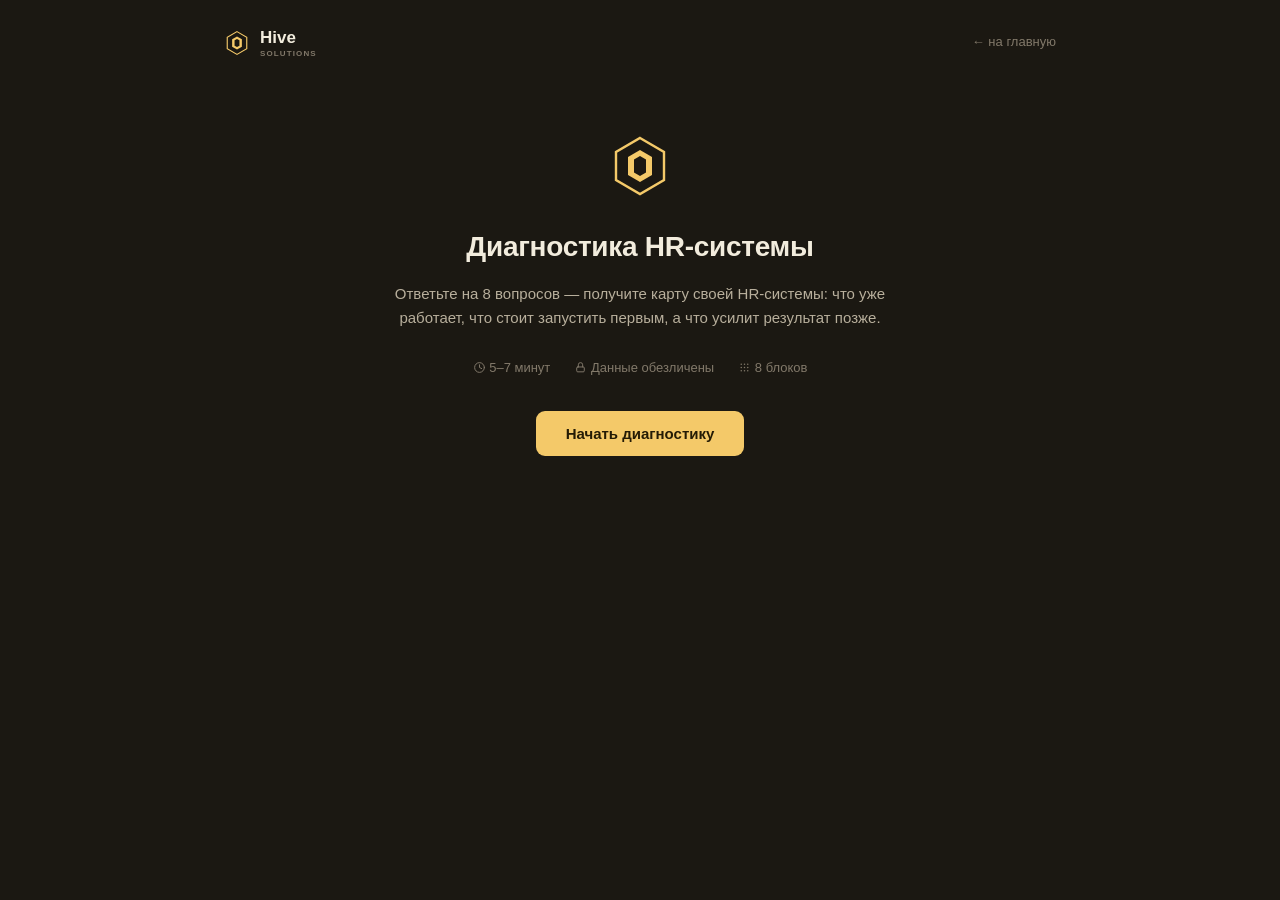
<file: diagnostics.html>
<!DOCTYPE html>
<html lang="ru">
<head>
<meta charset="UTF-8">
<meta name="viewport" content="width=device-width, initial-scale=1.0">
<title>Диагностика HR-системы — Hive</title>
<style>
  :root{
    --bg: #1B1812;
    --bg-card: #232017;
    --bg-card-hover: #2B2720;
    --line: rgba(244,201,105,0.14);
    --line-strong: rgba(244,201,105,0.32);
    --honey: #F4C969;
    --amber: #E8A33D;
    --text: #F2ECDD;
    --text-dim: #B8AF9C;
    --text-faint: #82796A;
    --green: #7FAE6E;
    --green-bg: rgba(127,174,110,0.12);
    --amber-bg: rgba(232,163,61,0.14);
  }
  *{box-sizing:border-box;margin:0;padding:0;}
  body{background:var(--bg);color:var(--text);font-family:'Inter',-apple-system,'Segoe UI',sans-serif;line-height:1.6;}
  .wrap{max-width:880px;margin:0 auto;padding:0 24px;}
  nav{display:flex;align-items:center;gap:10px;padding:28px 0;}
  .brand-mark{width:26px;height:26px;}
  .brand-name{font-size:17px;font-weight:600;line-height:1.15;}
  .brand-name .sub{display:block;font-size:8px;font-weight:600;letter-spacing:0.14em;color:var(--text-faint);margin-top:1px;}
  .brand{display:flex;align-items:center;gap:10px;text-decoration:none;color:inherit;}
  a.back{color:var(--text-faint);text-decoration:none;font-size:13px;margin-left:auto;}
  a.back:hover{color:var(--honey);}

  .screen{display:none;}
  .screen.visible{display:block;}

  /* intro */
  .intro{max-width:500px;margin:48px auto;text-align:center;}
  .intro svg.big{width:64px;height:64px;margin-bottom:20px;}
  .intro h1{font-size:28px;font-weight:600;margin-bottom:12px;letter-spacing:-0.01em;}
  .intro p{color:var(--text-dim);font-size:15px;margin-bottom:28px;}
  .intro-meta{display:flex;justify-content:center;gap:24px;margin-bottom:32px;flex-wrap:wrap;}
  .im-item{font-size:13px;color:var(--text-faint);}
  .btn-primary{
    background:var(--honey);color:#241B05;border:none;padding:14px 30px;border-radius:9px;
    font-size:15px;font-weight:600;cursor:pointer;font-family:inherit;
  }
  .btn-primary:hover{background:#FFD685;}
  .btn-outline{
    background:transparent;border:1px solid var(--line-strong);color:var(--text);
    padding:13px 26px;border-radius:9px;font-size:14px;cursor:pointer;font-family:inherit;
  }
  .btn-outline:hover{border-color:var(--honey);}

  /* question card */
  .q-wrap{max-width:560px;margin:40px auto;}
  .q-card{background:var(--bg-card);border:1px solid var(--line);border-radius:16px;padding:32px;}
  .q-top{display:flex;justify-content:space-between;font-size:12px;color:var(--text-faint);margin-bottom:10px;}
  .q-track{height:4px;background:rgba(255,255,255,0.06);border-radius:2px;margin-bottom:24px;overflow:hidden;}
  .q-fill{height:100%;background:var(--honey);border-radius:2px;transition:width 0.3s;}
  .q-module{font-size:12px;font-weight:600;letter-spacing:0.05em;text-transform:uppercase;color:var(--amber);margin-bottom:10px;}
  .q-text{font-size:19px;font-weight:600;margin-bottom:24px;line-height:1.4;}
  .q-opts{display:flex;flex-direction:column;gap:10px;margin-bottom:24px;}
  .q-opt{
    text-align:left;padding:14px 16px;border-radius:10px;border:1px solid var(--line);
    background:transparent;color:var(--text);font-size:14px;cursor:pointer;font-family:inherit;
    transition:border-color 0.15s,background 0.15s;
  }
  .q-opt:hover{border-color:var(--line-strong);background:rgba(244,201,105,0.04);}
  .q-opt.selected{border-color:var(--honey);background:var(--green-bg);color:var(--text);}
  .q-nav{display:flex;justify-content:space-between;align-items:center;}
  .q-back-btn{background:none;border:none;color:var(--text-faint);font-size:13px;cursor:pointer;font-family:inherit;}
  .q-back-btn:hover{color:var(--text-dim);}
  .q-back-btn:disabled{visibility:hidden;}
  .q-next-btn{
    background:var(--honey);color:#241B05;border:none;padding:10px 24px;border-radius:8px;
    font-size:14px;font-weight:600;cursor:pointer;font-family:inherit;
  }
  .q-next-btn:disabled{background:rgba(244,201,105,0.2);color:var(--text-faint);cursor:default;}

  /* cabinet */
  .cab-top{display:flex;justify-content:space-between;align-items:flex-start;margin:32px 0 24px;flex-wrap:wrap;gap:16px;}
  .cab-h1{font-size:26px;font-weight:600;margin-bottom:4px;}
  .cab-sub{font-size:14px;color:var(--text-dim);}
  .stats-row{display:grid;grid-template-columns:repeat(3,1fr);gap:12px;margin-bottom:28px;}
  .stat{background:var(--bg-card);border:1px solid var(--line);border-radius:12px;padding:16px;}
  .stat-val{font-size:24px;font-weight:600;}
  .stat-label{font-size:12px;color:var(--text-faint);margin-top:2px;}

  .legend{display:flex;gap:20px;margin-bottom:20px;flex-wrap:wrap;}
  .leg-item{display:flex;align-items:center;gap:6px;font-size:12px;color:var(--text-dim);}
  .leg-dot{width:9px;height:9px;border-radius:2px;}

  .modules-grid{display:grid;grid-template-columns:repeat(auto-fit,minmax(220px,1fr));gap:12px;margin-bottom:32px;}
  .mod{
    background:var(--bg-card);border:1px solid var(--line);border-radius:14px;padding:18px;
    cursor:pointer;transition:border-color 0.15s,transform 0.15s;border-left:3px solid var(--text-faint);
  }
  .mod:hover{border-color:var(--line-strong);transform:translateY(-1px);}
  .mod.st-active{border-left-color:var(--green);}
  .mod.st-priority{border-left-color:var(--amber);}
  .mod-top{display:flex;justify-content:space-between;align-items:flex-start;margin-bottom:10px;}
  .mod-icon{font-size:18px;color:var(--honey);}
  .mod-badge{font-size:10px;font-weight:600;padding:3px 9px;border-radius:20px;}
  .b-active{background:var(--green-bg);color:var(--green);}
  .b-priority{background:var(--amber-bg);color:var(--amber);}
  .b-synergy{background:rgba(255,255,255,0.06);color:var(--text-faint);}
  .mod-name{font-size:14px;font-weight:600;margin-bottom:4px;}
  .mod-desc{font-size:12px;color:var(--text-dim);line-height:1.5;margin-bottom:10px;}
  .mod-hint{font-size:11px;color:var(--text-faint);margin-bottom:8px;}
  .mod-foot{display:flex;justify-content:space-between;font-size:12px;border-top:1px solid var(--line);padding-top:10px;color:var(--text-faint);}
  .mod-price{color:var(--honey);font-weight:600;}
  .mod-price.free{color:var(--green);}

  .chain-row{display:flex;align-items:center;gap:6px;flex-wrap:wrap;margin-bottom:32px;}
  .cn{font-size:12px;padding:5px 12px;border-radius:20px;border:1px solid var(--line);color:var(--text-faint);}
  .cn.on{border-color:var(--green);color:var(--green);background:var(--green-bg);}
  .cn-arr{color:var(--text-faint);font-size:12px;}

  .reset-banner{
    display:flex;justify-content:space-between;align-items:center;gap:16px;
    background:var(--bg-card);border:1px solid var(--line);border-radius:14px;padding:16px 20px;margin-bottom:48px;
  }
  .rb-title{font-size:14px;font-weight:600;margin-bottom:2px;}
  .rb-sub{font-size:12px;color:var(--text-faint);}

  /* ---------- Итоговый CTA после диагностики (переиспользует
     компонент bottom-cta/bc-* из страниц модулей) ---------- */
  .bottom-cta{background:var(--bg-card);border:1px solid var(--line-strong);border-radius:16px;padding:24px;display:flex;justify-content:space-between;align-items:center;gap:16px;flex-wrap:wrap;margin-bottom:32px;}
  .bc-title{font-size:16px;font-weight:600;margin-bottom:2px;}
  .bc-sub{font-size:13px;color:var(--text-faint);}
  .bc-btns{display:flex;gap:10px;flex-wrap:wrap;}

  /* ---------- Модальное окно заявки (тот же переиспользуемый
     компонент, что и на страницах модулей / главной) ---------- */
  .hive-overlay{position:fixed;top:0;left:0;width:100%;height:100%;background:rgba(0,0,0,0.6);display:flex;align-items:center;justify-content:center;z-index:1000;padding:20px;}
  .hive-modal{background:var(--bg-card);border:1px solid var(--line-strong);border-radius:16px;padding:28px;max-width:420px;width:100%;position:relative;}
  .hive-modal h3{font-size:18px;font-weight:600;margin-bottom:18px;}
  .hive-field{margin-bottom:14px;}
  .hive-field label{display:block;font-size:12px;color:var(--text-faint);margin-bottom:6px;}
  .hive-field input, .hive-field textarea{width:100%;background:var(--bg);border:1px solid var(--line);border-radius:8px;padding:10px 12px;color:var(--text);font-size:14px;font-family:inherit;}
  .hive-field input:focus, .hive-field textarea:focus{outline:none;border-color:var(--honey);}
  .hive-field textarea{resize:vertical;min-height:64px;}
  .hive-modal-actions{display:flex;gap:10px;margin-top:18px;}
  .hive-modal-actions button{flex:1;}
  .hive-close{position:absolute;top:18px;right:18px;background:none;border:none;color:var(--text-faint);font-size:20px;cursor:pointer;line-height:1;}
  .hive-close:hover{color:var(--text);}
  .hive-success{text-align:center;padding:12px 0;}
  .hive-success i{font-size:36px;color:var(--green);margin-bottom:12px;display:block;}
  .hive-success p{font-size:14px;color:var(--text-dim);}

  @media (max-width:600px){
    .q-card{padding:22px;}
    .stats-row{grid-template-columns:1fr 1fr 1fr;gap:8px;}
    .stat{padding:12px 10px;}
    .stat-val{font-size:19px;}
  }
</style>
<!-- Общий слой микроанимаций и hover-эффектов (см. hive-motion.css) -->
<link rel="stylesheet" href="hive-motion.css">
</head>
<body>

<div class="wrap">
  <nav>
    <a class="brand" href="index.html">
      <svg class="brand-mark" viewBox="0 0 32 32" fill="none"><polygon points="16,2 28,9 28,23 16,30 4,23 4,9" fill="none" stroke="#F4C969" stroke-width="1.4"/><polygon points="16,8 22,11.5 22,20.5 16,24 10,20.5 10,11.5" fill="#F4C969"/><polygon points="16,11 19,12.7 19,19.3 16,21 13,19.3 13,12.7" fill="#1B1812"/></svg>
      <span class="brand-name">Hive<span class="sub">SOLUTIONS</span></span>
    </a>
    <a class="back" href="index.html">← на главную</a>
  </nav>

  <!-- INTRO -->
  <div id="s-intro" class="screen visible">
    <div class="intro">
      <svg class="big" viewBox="0 0 32 32" fill="none"><polygon points="16,2 28,9 28,23 16,30 4,23 4,9" fill="none" stroke="#F4C969" stroke-width="1.2"/><polygon points="16,8 22,11.5 22,20.5 16,24 10,20.5 10,11.5" fill="#F4C969"/><polygon points="16,11 19,12.7 19,19.3 16,21 13,19.3 13,12.7" fill="#1B1812"/></svg>
      <h1>Диагностика HR-системы</h1>
      <p>Ответьте на 8 вопросов — получите карту своей HR-системы: что уже работает, что стоит запустить первым, а что усилит результат позже.</p>
      <div class="intro-meta">
        <span class="im-item"><svg class="tii" viewBox="0 0 24 24" aria-hidden="true"><circle cx="12" cy="12" r="9"/><polyline points="12 7 12 12 16 14"/></svg> 5–7 минут</span>
        <span class="im-item"><svg class="tii" viewBox="0 0 24 24" aria-hidden="true"><rect x="5" y="11" width="14" height="9" rx="2"/><path d="M8 11V7a4 4 0 0 1 8 0v4"/></svg> Данные обезличены</span>
        <span class="im-item"><svg class="tii" viewBox="0 0 24 24" aria-hidden="true"><circle cx="6" cy="6" r="1.4" fill="currentColor" stroke="none"/><circle cx="12" cy="6" r="1.4" fill="currentColor" stroke="none"/><circle cx="18" cy="6" r="1.4" fill="currentColor" stroke="none"/><circle cx="6" cy="12" r="1.4" fill="currentColor" stroke="none"/><circle cx="12" cy="12" r="1.4" fill="currentColor" stroke="none"/><circle cx="18" cy="12" r="1.4" fill="currentColor" stroke="none"/><circle cx="6" cy="18" r="1.4" fill="currentColor" stroke="none"/><circle cx="12" cy="18" r="1.4" fill="currentColor" stroke="none"/><circle cx="18" cy="18" r="1.4" fill="currentColor" stroke="none"/></svg> 8 блоков</span>
      </div>
      <button class="btn-primary" onclick="startDiag()">Начать диагностику</button>
    </div>
  </div>

  <!-- QUESTIONS -->
  <div id="s-diag" class="screen">
    <div class="q-wrap">
      <div class="q-card">
        <div class="q-top"><span id="q-mod-label"></span><span id="q-counter"></span></div>
        <div class="q-track"><div class="q-fill" id="q-fill"></div></div>
        <div class="q-module" id="q-module"></div>
        <div class="q-text" id="q-text"></div>
        <div class="q-opts" id="q-opts"></div>
        <div class="q-nav">
          <button class="q-back-btn" id="q-back" onclick="prevQ()">← Назад</button>
          <button class="q-next-btn" id="q-next" onclick="nextQ()" disabled>Далее →</button>
        </div>
      </div>
    </div>
  </div>

  <!-- CABINET -->
  <div id="s-cabinet" class="screen">
    <div class="cab-top">
      <div>
        <div class="cab-h1">Ваша HR-система</div>
        <div class="cab-sub" id="cab-sub">Карта собрана на основе диагностики</div>
      </div>
    </div>

    <div class="stats-row">
      <div class="stat"><div class="stat-val" id="st-active" style="color:var(--green)">0</div><div class="stat-label">работает</div></div>
      <div class="stat"><div class="stat-val" id="st-priority" style="color:var(--amber)">0</div><div class="stat-label">приоритет</div></div>
      <div class="stat"><div class="stat-val" id="st-synergy" style="color:var(--text-faint)">0</div><div class="stat-label">усилит систему</div></div>
    </div>

    <div class="legend">
      <div class="leg-item"><div class="leg-dot" style="background:var(--green)"></div>Уже работает</div>
      <div class="leg-item"><div class="leg-dot" style="background:var(--amber)"></div>Приоритет — стоит запустить</div>
      <div class="leg-item"><div class="leg-dot" style="background:var(--text-faint)"></div>Усилит систему в связке</div>
    </div>

    <div class="modules-grid reveal-group" id="mod-grid"></div>

    <div class="chain-row" id="chain"></div>

    <!-- Основной CTA после диагностики: приглашаем обсудить карту
         системы на бесплатной консультации, используя тот же
         компонент модалки, что и на страницах модулей. -->
    <div class="bottom-cta reveal">
      <div><div class="bc-title">Хотите обсудить вашу карту?</div><div class="bc-sub">Разберём результаты и приоритеты вместе — бесплатно и без обязательств</div></div>
      <div class="bc-btns">
        <button class="btn-primary" onclick="hiveOpenForm('Результаты диагностики', 'consult')">Записаться на бесплатную консультацию</button>
      </div>
    </div>

    <div class="reset-banner">
      <div><div class="rb-title">Пройти диагностику заново</div><div class="rb-sub">Данные обновятся — карта пересчитается</div></div>
      <button class="btn-outline" onclick="resetDiag()">Сбросить</button>
    </div>
  </div>
</div>

<div class="hive-overlay" id="hive-modal-overlay">
  <div class="hive-modal">
    <button class="hive-close" onclick="hiveCloseForm()" aria-label="Закрыть">&times;</button>
    <h3 id="hive-modal-title">Записаться на бесплатную консультацию</h3>
    <input type="hidden" id="hive-modal-module">
    <input type="hidden" id="hive-modal-intent">
    <form id="hive-form-fields" onsubmit="hiveSubmitForm(event)">
      <div class="hive-field"><label for="hive-name">Имя</label><input type="text" id="hive-name" placeholder="Как вас зовут"></div>
      <div class="hive-field"><label for="hive-contact">Телефон, телеграм или email</label><input type="text" id="hive-contact" required placeholder="Куда написать"></div>
      <div class="hive-field"><label for="hive-comment">Комментарий (необязательно)</label><textarea id="hive-comment" placeholder="Коротко о вашей ситуации"></textarea></div>
      <div class="hive-modal-actions">
        <button type="button" class="btn-outline" onclick="hiveCloseForm()">Отмена</button>
        <button type="submit" class="btn-primary">Отправить</button>
      </div>
    </form>
    <div id="hive-form-success" style="display:none;" class="hive-success">
      <svg class="tii" viewBox="0 0 24 24" aria-hidden="true"><circle cx="12" cy="12" r="9"/><polyline points="8 12.5 11 15.5 16 9"/></svg>
      <p>Заявка отправлена. Свяжемся в течение дня.</p>
      <div class="hive-modal-actions" style="margin-top:18px;">
        <button class="btn-primary" style="flex:1;" onclick="hiveCloseForm()">Готово</button>
      </div>
    </div>
  </div>
</div>

<script src="hive-lead-capture.js"></script>
<!-- Общий слой микроанимаций: плавное появление секций при скролле -->
<script src="hive-motion.js"></script>
<script>
const questions = [
  {module:'О компании', text:'Сколько сотрудников в вашей компании?', opts:['До 30 человек','30–100 человек','100–300 человек','Более 300 человек'], key:'size'},
  {module:'Оргструктура', text:'Есть ли у вас формализованная оргструктура с описанными ролями и зонами ответственности?', opts:['Да, описана и актуальна','Частично — есть схема, но роли размыты','Нет, всё держится на договорённостях'], key:'org'},
  {module:'Подбор', text:'Как устроен процесс найма?', opts:['Есть воронка, профили, скрипты интервью','Есть базовый процесс, но без стандартов','Нанимаем по ситуации, единого процесса нет'], key:'hire'},
  {module:'Адаптация', text:'Как новый сотрудник входит в роль?', opts:['Есть маршрут 30/60/90 с контрольными точками','Есть базовый онбординг без системы','Адаптация зависит от руководителя'], key:'adapt'},
  {module:'KPI и мотивация', text:'Как оцениваете результат сотрудников?', opts:['Есть KPI-матрицы и формула премии','Оцениваем, но без единого стандарта','Оценка субъективная или отсутствует'], key:'kpi'},
  {module:'Регулярный менеджмент', text:'Как устроено управление командой?', opts:['Есть ритм планерок, 1:1, отчётов','Встречи есть, но нерегулярно','Управление ситуативное'], key:'mgmt'},
  {module:'Обучение', text:'Как организовано обучение сотрудников?', opts:['Есть учебный маршрут и аттестация','Обучаем, но без системы','Обучение эпизодическое'], key:'train'},
  {module:'HR-аналитика', text:'Как измеряете эффективность HR-процессов?', opts:['Есть дашборды и регулярная отчётность','Считаем отдельные метрики','Не измеряем системно'], key:'an'},
];

const modules = [
  {id:'diag', name:'HR-диагностика', desc:'Карта зрелости, маршрут, приоритеты', icon:'ti-stethoscope', arts:7, price:'входит'},
  {id:'org', name:'Оргструктура и роли', desc:'Схема, RACI, должностные профили', icon:'ti-sitemap', arts:8, price:'68 000 ₽', href:'module-org.html'},
  {id:'hire', name:'Подбор и найм', desc:'Воронка, профиль кандидата, оффер', icon:'ti-search', arts:9, price:'70 000 ₽', href:'module-hire.html'},
  {id:'adapt', name:'Адаптация 30/60/90', desc:'Маршрут, чек-листы, контрольные точки', icon:'ti-rocket', arts:9, price:'68 000 ₽', href:'module-adapt.html'},
  {id:'ment', name:'Наставничество', desc:'Регламент, план, журнал встреч', icon:'ti-users', arts:9, price:'66 000 ₽'},
  {id:'kpi', name:'KPI и мотивация', desc:'Матрица, калькулятор премии', icon:'ti-target', arts:9, price:'72 000 ₽', href:'module-kpi.html'},
  {id:'mgmt', name:'Регулярный менеджмент', desc:'Планерки, 1:1, отчёты', icon:'ti-calendar-event', arts:9, price:'66 000 ₽', href:'module-mgmt.html'},
  {id:'train', name:'Обучение и аттестация', desc:'Учебный маршрут, тесты, протокол', icon:'ti-school', arts:9, price:'68 000 ₽'},
  {id:'an', name:'HR-аналитика', desc:'Дашборды подбора, адаптации, KPI', icon:'ti-chart-bar', arts:9, price:'70 000 ₽', href:'module-analytics.html'},
  {id:'res', name:'Кадровый резерв', desc:'Грейды, ИПР, компетенции, вилки', icon:'ti-award', arts:11, price:'74 000 ₽'},
  {id:'cult', name:'Культура и вовлечённость', desc:'eNPS, опросы, коммуникации', icon:'ti-heart', arts:9, price:'68 000 ₽'},
  {id:'tech', name:'HRTech-навигация', desc:'ТЗ, shortlist, scoring, RFP', icon:'ti-device-laptop', arts:9, price:'76 000 ₽'},
  {id:'doc', name:'HR-документооборот', desc:'Аудит, риски, КЭДО, compliance', icon:'ti-file-check', arts:8, price:'66 000 ₽'},
];

/* Иконки карточек модулей в кабинете диагностики — рисуются как
   inline SVG (см. .tii в hive-motion.css), а не через внешний
   webfont, который на этой странице раньше не грузился. Формы
   для diag/org/hire/adapt/kpi/mgmt/an повторяют иконки одноимённых
   модулей на их собственных страницах — единый визуальный язык. */
const MOD_ICONS = {
  'ti-stethoscope': '<path d="M6 4v5a4 4 0 0 0 8 0V4"/><path d="M10 14a6 6 0 0 0 12 0v-2"/><circle cx="21" cy="11" r="1.5" fill="currentColor" stroke="none"/>',
  'ti-sitemap': '<circle cx="12" cy="4.5" r="2"/><circle cx="5" cy="18" r="2"/><circle cx="19" cy="18" r="2"/><path d="M12 6.5v4M12 10.5H5v5.5M12 10.5h7v5.5"/>',
  'ti-search': '<circle cx="10.5" cy="10.5" r="6.5"/><line x1="15.5" y1="15.5" x2="20" y2="20"/>',
  'ti-rocket': '<path d="M12 3c3 1 5 4 5 8 0 2-1 4-2 5l-3 2-3-2c-1-1-2-3-2-5 0-4 2-7 5-8z"/><circle cx="12" cy="9" r="1.5"/><path d="M9 15l-2.5 1.5.3-3"/><path d="M15 15l2.5 1.5-.3-3"/>',
  'ti-users': '<circle cx="9" cy="8" r="3"/><path d="M3.5 20c0-3.3 2.5-6 5.5-6s5.5 2.7 5.5 6"/><circle cx="17.5" cy="9" r="2.2"/><path d="M15.8 20c0-2.7 1-4.8 2.7-5.4"/>',
  'ti-target': '<circle cx="12" cy="12" r="8"/><circle cx="12" cy="12" r="4.5"/><circle cx="12" cy="12" r="1.3" fill="currentColor" stroke="none"/>',
  'ti-calendar-event': '<rect x="4" y="5" width="16" height="15" rx="2"/><line x1="4" y1="10" x2="20" y2="10"/><line x1="8" y1="3" x2="8" y2="7"/><line x1="16" y1="3" x2="16" y2="7"/><circle cx="12" cy="15" r="1.5" fill="currentColor" stroke="none"/>',
  'ti-school': '<path d="M12 3 2 8l10 5 10-5-10-5z"/><path d="M6 10.5V16c0 1.5 2.5 3 6 3s6-1.5 6-3v-5.5"/><line x1="22" y1="8" x2="22" y2="15"/>',
  'ti-chart-bar': '<line x1="4" y1="20" x2="20" y2="20"/><rect x="6" y="13" width="3" height="7"/><rect x="11" y="9" width="3" height="11"/><rect x="16" y="5" width="3" height="15"/>',
  'ti-award': '<circle cx="12" cy="9" r="5.5"/><path d="M9 13.5 7.5 21 12 18.5 16.5 21 15 13.5"/>',
  'ti-heart': '<path d="M12 20s-8-4.5-8-11a4.5 4.5 0 0 1 8-2.8A4.5 4.5 0 0 1 20 9c0 6.5-8 11-8 11z"/>',
  'ti-device-laptop': '<rect x="3" y="4" width="18" height="12" rx="1.5"/><line x1="2" y1="20" x2="22" y2="20"/><line x1="9" y1="20" x2="9" y2="16"/><line x1="15" y1="20" x2="15" y2="16"/>',
  'ti-file-check': '<path d="M7 3h7l4 4v14H7z"/><path d="M14 3v4h4"/><polyline points="9.5 14 11.5 16 15 12"/>'
};

function modIconSvg(iconKey) {
  return '<svg class="tii mod-icon" viewBox="0 0 24 24" aria-hidden="true">' + (MOD_ICONS[iconKey] || '') + '</svg>';
}

let qi=0, answers={};

function show(id){document.querySelectorAll('.screen').forEach(s=>s.classList.remove('visible'));document.getElementById(id).classList.add('visible');window.scrollTo(0,0);}

function startDiag(){qi=0;answers={};show('s-diag');renderQ();}
hiveTrackView('Страница диагностики');

function renderQ(){
  const q=questions[qi];
  const pct=Math.round((qi/questions.length)*100);
  document.getElementById('q-fill').style.width=pct+'%';
  document.getElementById('q-counter').textContent=(qi+1)+' / '+questions.length;
  document.getElementById('q-module').textContent=q.module;
  document.getElementById('q-text').textContent=q.text;
  document.getElementById('q-back').disabled=(qi===0);
  const opts=document.getElementById('q-opts');
  opts.innerHTML=q.opts.map((o,i)=>'<button class="q-opt'+(answers[q.key]===i?' selected':'')+'" onclick="selectOpt('+i+')">'+o+'</button>').join('');
  document.getElementById('q-next').disabled=(answers[q.key]===undefined);
  document.getElementById('q-next').textContent=(qi===questions.length-1)?'Показать результат →':'Далее →';
}

function selectOpt(i){answers[questions[qi].key]=i;renderQ();}

function nextQ(){
  if(answers[questions[qi].key]===undefined)return;
  if(qi<questions.length-1){qi++;renderQ();}
  else{buildCabinet();}
}

function prevQ(){if(qi>0){qi--;renderQ();}}

function buildCabinet(){
  const statuses={};
  statuses['diag']='active';
  ['org','hire','adapt','kpi','mgmt','train','an'].forEach(key=>{
    const a=answers[key];
    statuses[key]=(a===0)?'active':'priority';
  });
  statuses['ment']=(statuses['adapt']==='active')?'priority':'synergy';
  statuses['res']=(statuses['kpi']==='active'&&statuses['train']==='active')?'priority':'synergy';
  statuses['cult']=(statuses['an']==='active')?'priority':'synergy';
  statuses['tech']=(statuses['org']==='active')?'priority':'synergy';
  statuses['doc']='synergy';

  const active=Object.values(statuses).filter(s=>s==='active').length;
  const priority=Object.values(statuses).filter(s=>s==='priority').length;
  const synergy=Object.values(statuses).filter(s=>s==='synergy').length;
  document.getElementById('st-active').textContent=active;
  document.getElementById('st-priority').textContent=priority;
  document.getElementById('st-synergy').textContent=synergy;

  const sizeLabels=['до 30 чел.','30–100 чел.','100–300 чел.','300+ чел.'];
  document.getElementById('cab-sub').textContent='Компания '+sizeLabels[answers['size']||0]+' · карта на основе 8 ответов';

  const grid=document.getElementById('mod-grid');
  const stLabel={active:'Работает',priority:'Запустить',synergy:'Усилит систему'};
  const bClass={active:'b-active',priority:'b-priority',synergy:'b-synergy'};

  grid.innerHTML=modules.map(m=>{
    const st=statuses[m.id]||'synergy';
    const hint=(st==='synergy')?'<div class="mod-hint">⛓ Работает сильнее в связке</div>':'';
    const clickHandler=m.href?"location.href='"+m.href+"'":"alert('Страница модуля «"+m.name+"» скоро будет готова')";
    return '<div class="mod st-'+st+'" onclick="'+clickHandler+'">'+
      '<div class="mod-top">'+modIconSvg(m.icon)+'<span class="mod-badge '+bClass[st]+'">'+stLabel[st]+'</span></div>'+
      '<div class="mod-name">'+m.name+'</div><div class="mod-desc">'+m.desc+'</div>'+hint+
      '<div class="mod-foot"><span>'+m.arts+' артефактов</span><span class="mod-price'+(st==='active'?' free':'')+'">'+(st==='active'?'получен':m.price)+'</span></div>'+
    '</div>';
  }).join('');

  const chainIds=['diag','org','hire','adapt','ment','kpi','mgmt','train','an'];
  const chainNames={diag:'Диагностика',org:'Оргструктура',hire:'Подбор',adapt:'Адаптация',ment:'Наставничество',kpi:'KPI',mgmt:'Менеджмент',train:'Обучение',an:'Аналитика'};
  document.getElementById('chain').innerHTML=chainIds.map((id,i)=>'<span class="cn'+(statuses[id]==='active'?' on':'')+'">'+chainNames[id]+'</span>'+(i<chainIds.length-1?'<span class="cn-arr">→</span>':'')).join('');

  hiveSend({
    type:'diagnostic',
    module:'Диагностика пройдена',
    name:'',
    contact:'',
    comment:'Размер: '+sizeLabels[answers['size']||0]+' · работает: '+active+' · приоритет: '+priority+' · усилит: '+synergy,
    referrer: document.referrer || 'прямой заход'
  });

  show('s-cabinet');
}

function resetDiag(){show('s-intro');}
</script>
</body>
</html>
</file>
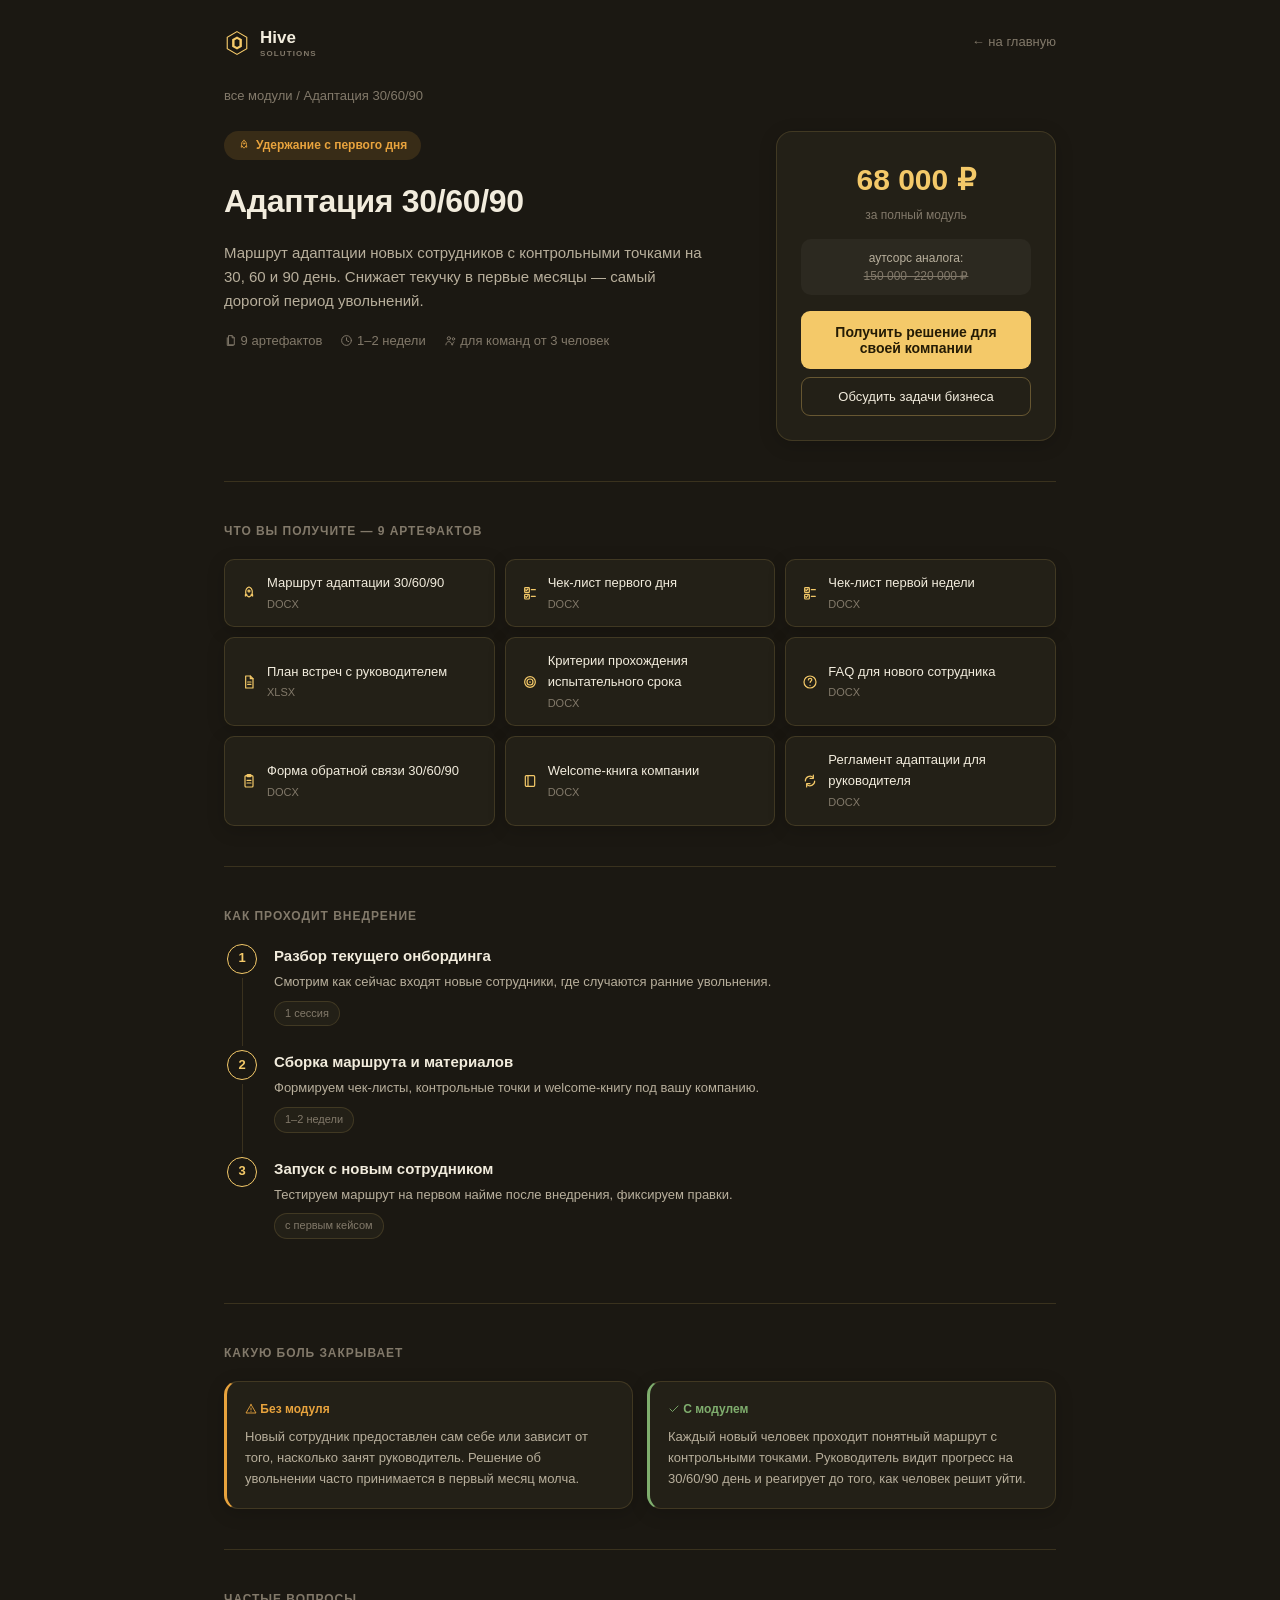
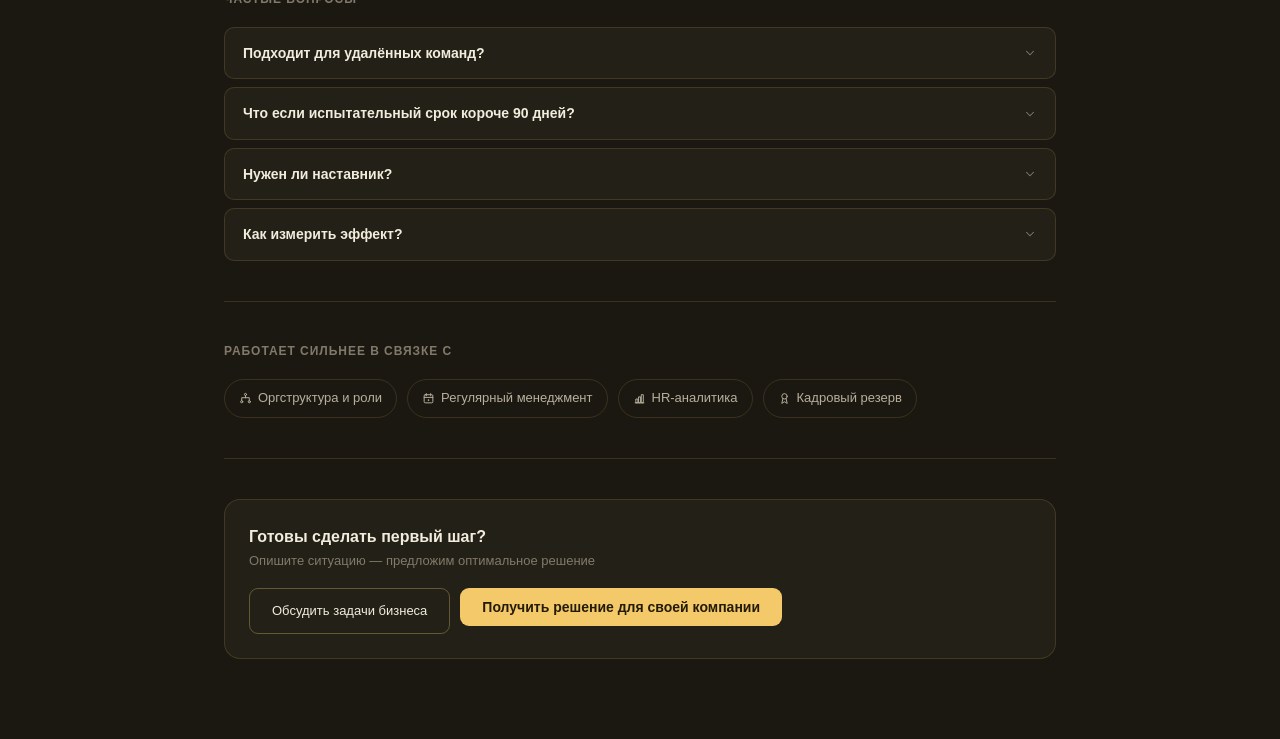
<file: module-adapt.html>
<!DOCTYPE html>
<html lang="ru">
<head>
<meta charset="UTF-8">
<meta name="viewport" content="width=device-width, initial-scale=1.0">
<title>Адаптация 30/60/90 — модуль Hive</title>
<style>
  :root{
    --bg: #1B1812;
    --bg-card: #232017;
    --line: rgba(244,201,105,0.14);
    --line-strong: rgba(244,201,105,0.32);
    --honey: #F4C969;
    --amber: #E8A33D;
    --text: #F2ECDD;
    --text-dim: #B8AF9C;
    --text-faint: #82796A;
    --green: #7FAE6E;
    --green-bg: rgba(127,174,110,0.12);
    --amber-bg: rgba(232,163,61,0.14);
  }
  *{box-sizing:border-box;margin:0;padding:0;}
  body{background:var(--bg);color:var(--text);font-family:'Inter',-apple-system,'Segoe UI',sans-serif;line-height:1.6;}
  .wrap{max-width:880px;margin:0 auto;padding:0 24px 80px;}
  nav{display:flex;align-items:center;gap:10px;padding:28px 0;}
  .brand-mark{width:26px;height:26px;}
  .brand-name{font-size:17px;font-weight:600;line-height:1.15;}
  .brand-name .sub{display:block;font-size:8px;font-weight:600;letter-spacing:0.14em;color:var(--text-faint);margin-top:1px;}
  .brand{display:flex;align-items:center;gap:10px;text-decoration:none;color:inherit;}
  a.back{color:var(--text-faint);text-decoration:none;font-size:13px;margin-left:auto;}
  a.back:hover{color:var(--honey);}
  .crumb{font-size:13px;color:var(--text-faint);margin-bottom:24px;}
  .crumb a{color:var(--text-faint);text-decoration:none;}
  .crumb a:hover{color:var(--honey);}

  .hero{display:grid;grid-template-columns:1fr 280px;gap:28px;align-items:start;margin-bottom:40px;}
  @media (max-width:700px){.hero{grid-template-columns:1fr;}}
  .tag{display:inline-flex;align-items:center;gap:6px;font-size:12px;font-weight:600;color:var(--amber);background:var(--amber-bg);padding:5px 14px;border-radius:20px;margin-bottom:16px;}
  h1{font-size:32px;font-weight:600;letter-spacing:-0.01em;margin-bottom:14px;}
  .hero-desc{font-size:15px;color:var(--text-dim);margin-bottom:18px;max-width:480px;}
  .hero-meta{display:flex;gap:18px;flex-wrap:wrap;}
  .meta-item{font-size:13px;color:var(--text-faint);}

  .price-card{background:var(--bg-card);border:1px solid var(--line);border-radius:16px;padding:24px;text-align:center;}
  .price-val{font-size:30px;font-weight:600;color:var(--honey);margin-bottom:2px;}
  .price-sub{font-size:12px;color:var(--text-faint);margin-bottom:14px;}
  .price-compare{font-size:12px;color:var(--text-dim);background:rgba(255,255,255,0.04);border-radius:10px;padding:10px;margin-bottom:16px;line-height:1.5;}
  .price-compare s{color:var(--text-faint);}
  .btn-primary{width:100%;background:var(--honey);color:#241B05;border:none;padding:13px;border-radius:9px;font-size:14px;font-weight:600;cursor:pointer;font-family:inherit;margin-bottom:8px;}
  .btn-primary:hover{background:#FFD685;}
  .btn-outline{width:100%;background:transparent;border:1px solid var(--line-strong);color:var(--text);padding:11px;border-radius:9px;font-size:13px;cursor:pointer;font-family:inherit;}
  .btn-outline:hover{border-color:var(--honey);}

  .divider{height:1px;background:var(--line);margin:40px 0;}
  .sec-label{font-size:12px;font-weight:600;letter-spacing:0.08em;text-transform:uppercase;color:var(--text-faint);margin-bottom:18px;}

  .arts-grid{display:grid;grid-template-columns:repeat(auto-fit,minmax(220px,1fr));gap:10px;}
  .art-item{background:var(--bg-card);border:1px solid var(--line);border-radius:10px;padding:13px 16px;display:flex;align-items:center;gap:10px;}
  .art-icon{font-size:16px;color:var(--honey);flex-shrink:0;}
  .art-name{font-size:13px;color:var(--text);}
  .art-fmt{font-size:11px;color:var(--text-faint);margin-top:2px;}

  .steps{display:flex;flex-direction:column;}
  .step{display:grid;grid-template-columns:36px 1fr;gap:14px;}
  .step-line{display:flex;flex-direction:column;align-items:center;}
  .step-num{width:30px;height:30px;border-radius:50%;border:1px solid var(--honey);display:flex;align-items:center;justify-content:center;font-size:13px;font-weight:600;color:var(--honey);flex-shrink:0;}
  .step-connector{width:1px;flex:1;background:var(--line);min-height:24px;margin:4px 0;}
  .step-body{padding-bottom:24px;}
  .step-title{font-size:15px;font-weight:600;margin-bottom:4px;}
  .step-desc{font-size:13px;color:var(--text-dim);line-height:1.6;margin-bottom:6px;}
  .step-tag{display:inline-block;font-size:11px;color:var(--text-faint);background:var(--bg-card);border:1px solid var(--line);padding:3px 10px;border-radius:20px;}

  .pain-grid{display:grid;grid-template-columns:1fr 1fr;gap:14px;}
  @media (max-width:600px){.pain-grid{grid-template-columns:1fr;}}
  .pain-card{border-radius:14px;border:1px solid var(--line);padding:18px;background:var(--bg-card);border-left:3px solid var(--text-faint);}
  .pain-card.bad{border-left-color:var(--amber);}
  .pain-card.good{border-left-color:var(--green);}
  .pain-head{font-size:12px;font-weight:600;margin-bottom:8px;color:var(--text-dim);}
  .pain-card.good .pain-head{color:var(--green);}
  .pain-card.bad .pain-head{color:var(--amber);}
  .pain-text{font-size:13px;color:var(--text-dim);line-height:1.6;}

  .faq{display:flex;flex-direction:column;gap:8px;}
  .faq-item{border:1px solid var(--line);border-radius:10px;overflow:hidden;background:var(--bg-card);}
  .faq-q{padding:14px 18px;font-size:14px;font-weight:600;cursor:pointer;display:flex;justify-content:space-between;align-items:center;}
  .faq-q:hover{background:rgba(255,255,255,0.02);}
  .faq-arrow{color:var(--text-faint);transition:transform 0.2s;}
  .faq-a{padding:0 18px 0;font-size:13px;color:var(--text-dim);line-height:1.6;max-height:0;overflow:hidden;transition:max-height 0.2s,padding 0.2s;}
  .faq-a.open{padding:0 18px 16px;max-height:200px;}

  .synergy-row{display:flex;gap:10px;flex-wrap:wrap;}
  .syn-chip{display:flex;align-items:center;gap:6px;font-size:13px;padding:8px 14px;border-radius:20px;border:1px solid var(--line);color:var(--text-dim);cursor:pointer;text-decoration:none;}
  .syn-chip:hover{border-color:var(--honey);color:var(--honey);background:rgba(244,201,105,0.06);}

  .bottom-cta{background:var(--bg-card);border:1px solid var(--line);border-radius:16px;padding:24px;display:flex;justify-content:space-between;align-items:center;gap:16px;flex-wrap:wrap;}
  .bc-title{font-size:16px;font-weight:600;margin-bottom:2px;}
  .bc-sub{font-size:13px;color:var(--text-faint);}
  .bc-btns{display:flex;gap:10px;}
  .bc-btns .btn-primary, .bc-btns .btn-outline{width:auto;padding:11px 22px;}

  .hive-overlay{position:fixed;top:0;left:0;width:100%;height:100%;background:rgba(0,0,0,0.6);display:flex;align-items:center;justify-content:center;z-index:1000;padding:20px;}
  .hive-modal{background:var(--bg-card);border:1px solid var(--line-strong);border-radius:16px;padding:28px;max-width:420px;width:100%;}
  .hive-modal h3{font-size:18px;font-weight:600;margin-bottom:18px;}
  .hive-field{margin-bottom:14px;}
  .hive-field label{display:block;font-size:12px;color:var(--text-faint);margin-bottom:6px;}
  .hive-field input, .hive-field textarea{width:100%;background:var(--bg);border:1px solid var(--line);border-radius:8px;padding:10px 12px;color:var(--text);font-size:14px;font-family:inherit;}
  .hive-field input:focus, .hive-field textarea:focus{outline:none;border-color:var(--honey);}
  .hive-field textarea{resize:vertical;min-height:64px;}
  .hive-modal-actions{display:flex;gap:10px;margin-top:18px;}
  .hive-modal-actions button{flex:1;}
  .hive-close{position:absolute;top:18px;right:18px;background:none;border:none;color:var(--text-faint);font-size:20px;cursor:pointer;line-height:1;}
  .hive-close:hover{color:var(--text);}
  .hive-modal{position:relative;}
  .hive-success{text-align:center;padding:12px 0;}
  .hive-success i{font-size:36px;color:var(--green);margin-bottom:12px;display:block;}
  .hive-success p{font-size:14px;color:var(--text-dim);}
</style>
<!-- Общий слой микроанимаций и hover-эффектов (см. hive-motion.css) -->
<link rel="stylesheet" href="hive-motion.css">
</head>
<body>

<div class="wrap">
  <nav>
    <a class="brand" href="index.html">
      <svg class="brand-mark" viewBox="0 0 32 32" fill="none"><polygon points="16,2 28,9 28,23 16,30 4,23 4,9" fill="none" stroke="#F4C969" stroke-width="1.4"/><polygon points="16,8 22,11.5 22,20.5 16,24 10,20.5 10,11.5" fill="#F4C969"/><polygon points="16,11 19,12.7 19,19.3 16,21 13,19.3 13,12.7" fill="#1B1812"/></svg>
      <span class="brand-name">Hive<span class="sub">SOLUTIONS</span></span>
    </a>
    <a class="back" href="index.html">← на главную</a>
  </nav>

  <div class="crumb"><a href="diagnostics.html">все модули</a> / Адаптация 30/60/90</div>

  <div class="hero">
    <div>
      <div class="tag"><svg class="tii" viewBox="0 0 24 24" aria-hidden="true"><path d="M12 3c3 1 5 4 5 8 0 2-1 4-2 5l-3 2-3-2c-1-1-2-3-2-5 0-4 2-7 5-8z"/><circle cx="12" cy="9" r="1.5"/><path d="M9 15l-2.5 1.5.3-3"/><path d="M15 15l2.5 1.5-.3-3"/></svg> Удержание с первого дня</div>
      <h1>Адаптация 30/60/90</h1>
      <p class="hero-desc">Маршрут адаптации новых сотрудников с контрольными точками на 30, 60 и 90 день. Снижает текучку в первые месяцы — самый дорогой период увольнений.</p>
      <div class="hero-meta">
        <span class="meta-item"><svg class="tii" viewBox="0 0 24 24" aria-hidden="true"><path d="M9 3h6l4 4v13H9z"/><path d="M15 3v4h4"/><path d="M6 7v14h11"/></svg> 9 артефактов</span>
        <span class="meta-item"><svg class="tii" viewBox="0 0 24 24" aria-hidden="true"><circle cx="12" cy="12" r="9"/><polyline points="12 7 12 12 16 14"/></svg> 1–2 недели</span>
        <span class="meta-item"><svg class="tii" viewBox="0 0 24 24" aria-hidden="true"><circle cx="9" cy="8" r="3"/><path d="M3.5 20c0-3.3 2.5-6 5.5-6s5.5 2.7 5.5 6"/><circle cx="17.5" cy="9" r="2.2"/><path d="M15.8 20c0-2.7 1-4.8 2.7-5.4"/></svg> для команд от 3 человек</span>
      </div>
    </div>
    <div class="price-card">
      <div class="price-val">68 000 ₽</div>
      <div class="price-sub">за полный модуль</div>
      <div class="price-compare">аутсорс аналога:<br><s>150 000–220 000 ₽</s></div>
      <button class="btn-primary" onclick="hiveOpenForm(MODULE_NAME, 'start')">Получить решение для своей компании</button>
      <button class="btn-outline" onclick="hiveOpenForm(MODULE_NAME, 'question')">Обсудить задачи бизнеса</button>
    </div>
  </div>

  <div class="divider"></div>

  <div class="sec-label">Что вы получите — 9 артефактов</div>
  <div class="arts-grid reveal-group">
    <div class="art-item"><svg class="tii art-icon" viewBox="0 0 24 24" aria-hidden="true"><path d="M12 3c3 1 5 4 5 8 0 2-1 4-2 5l-3 2-3-2c-1-1-2-3-2-5 0-4 2-7 5-8z"/><circle cx="12" cy="9" r="1.5"/><path d="M9 15l-2.5 1.5.3-3"/><path d="M15 15l2.5 1.5-.3-3"/></svg><div><div class="art-name">Маршрут адаптации 30/60/90</div><div class="art-fmt">DOCX</div></div></div>
    <div class="art-item"><svg class="tii art-icon" viewBox="0 0 24 24" aria-hidden="true"><rect x="4" y="4" width="7" height="7" rx="1"/><polyline points="5.5 7.5 6.5 8.5 9 6"/><rect x="4" y="14" width="7" height="7" rx="1"/><polyline points="5.5 17.5 6.5 18.5 9 16"/><line x1="14" y1="7" x2="20" y2="7"/><line x1="14" y1="17" x2="20" y2="17"/></svg><div><div class="art-name">Чек-лист первого дня</div><div class="art-fmt">DOCX</div></div></div>
    <div class="art-item"><svg class="tii art-icon" viewBox="0 0 24 24" aria-hidden="true"><rect x="4" y="4" width="7" height="7" rx="1"/><polyline points="5.5 7.5 6.5 8.5 9 6"/><rect x="4" y="14" width="7" height="7" rx="1"/><polyline points="5.5 17.5 6.5 18.5 9 16"/><line x1="14" y1="7" x2="20" y2="7"/><line x1="14" y1="17" x2="20" y2="17"/></svg><div><div class="art-name">Чек-лист первой недели</div><div class="art-fmt">DOCX</div></div></div>
    <div class="art-item"><svg class="tii art-icon" viewBox="0 0 24 24" aria-hidden="true"><path d="M7 3h7l4 4v14H7z"/><path d="M14 3v4h4"/><line x1="10" y1="12" x2="15" y2="12"/><line x1="10" y1="15.5" x2="15" y2="15.5"/></svg><div><div class="art-name">План встреч с руководителем</div><div class="art-fmt">XLSX</div></div></div>
    <div class="art-item"><svg class="tii art-icon" viewBox="0 0 24 24" aria-hidden="true"><circle cx="12" cy="12" r="8"/><circle cx="12" cy="12" r="4.5"/><circle cx="12" cy="12" r="1.3" fill="currentColor" stroke="none"/></svg><div><div class="art-name">Критерии прохождения испытательного срока</div><div class="art-fmt">DOCX</div></div></div>
    <div class="art-item"><svg class="tii art-icon" viewBox="0 0 24 24" aria-hidden="true"><circle cx="12" cy="12" r="9"/><path d="M9.5 9c0-1.5 1.2-2.5 2.7-2.5s2.6 1 2.6 2.3c0 1.6-2.3 1.8-2.6 3.7"/><line x1="12" y1="17" x2="12.01" y2="17"/></svg><div><div class="art-name">FAQ для нового сотрудника</div><div class="art-fmt">DOCX</div></div></div>
    <div class="art-item"><svg class="tii art-icon" viewBox="0 0 24 24" aria-hidden="true"><rect x="6" y="4" width="12" height="17" rx="1.5"/><rect x="9" y="2.5" width="6" height="3" rx="1"/><line x1="9" y1="11" x2="15" y2="11"/><line x1="9" y1="15" x2="15" y2="15"/></svg><div><div class="art-name">Форма обратной связи 30/60/90</div><div class="art-fmt">DOCX</div></div></div>
    <div class="art-item"><svg class="tii art-icon" viewBox="0 0 24 24" aria-hidden="true"><rect x="5" y="4" width="14" height="16" rx="1.5"/><line x1="9" y1="4" x2="9" y2="20"/></svg><div><div class="art-name">Welcome-книга компании</div><div class="art-fmt">DOCX</div></div></div>
    <div class="art-item"><svg class="tii art-icon" viewBox="0 0 24 24" aria-hidden="true"><path d="M5 12a7 7 0 0 1 12-5"/><polyline points="17 3 17 8 12 8"/><path d="M19 12a7 7 0 0 1-12 5"/><polyline points="7 21 7 16 12 16"/></svg><div><div class="art-name">Регламент адаптации для руководителя</div><div class="art-fmt">DOCX</div></div></div>
  </div>

  <div class="divider"></div>

  <div class="sec-label">Как проходит внедрение</div>
  <div class="steps reveal">
    <div class="step">
      <div class="step-line"><div class="step-num">1</div><div class="step-connector"></div></div>
      <div class="step-body"><div class="step-title">Разбор текущего онбординга</div><div class="step-desc">Смотрим как сейчас входят новые сотрудники, где случаются ранние увольнения.</div><div class="step-tag">1 сессия</div></div>
    </div>
    <div class="step">
      <div class="step-line"><div class="step-num">2</div><div class="step-connector"></div></div>
      <div class="step-body"><div class="step-title">Сборка маршрута и материалов</div><div class="step-desc">Формируем чек-листы, контрольные точки и welcome-книгу под вашу компанию.</div><div class="step-tag">1–2 недели</div></div>
    </div>
    <div class="step">
      <div class="step-line"><div class="step-num">3</div></div>
      <div class="step-body"><div class="step-title">Запуск с новым сотрудником</div><div class="step-desc">Тестируем маршрут на первом найме после внедрения, фиксируем правки.</div><div class="step-tag">с первым кейсом</div></div>
    </div>
  </div>

  <div class="divider"></div>

  <div class="sec-label">Какую боль закрывает</div>
  <div class="pain-grid reveal-group">
    <div class="pain-card bad">
      <div class="pain-head"><svg class="tii" viewBox="0 0 24 24" aria-hidden="true"><path d="M12 3 2 20h20L12 3z"/><line x1="12" y1="10" x2="12" y2="14"/><line x1="12" y1="17" x2="12.01" y2="17"/></svg> Без модуля</div>
      <div class="pain-text">Новый сотрудник предоставлен сам себе или зависит от того, насколько занят руководитель. Решение об увольнении часто принимается в первый месяц молча.</div>
    </div>
    <div class="pain-card good">
      <div class="pain-head"><svg class="tii" viewBox="0 0 24 24" aria-hidden="true"><polyline points="4 12 9 17 20 6"/></svg> С модулем</div>
      <div class="pain-text">Каждый новый человек проходит понятный маршрут с контрольными точками. Руководитель видит прогресс на 30/60/90 день и реагирует до того, как человек решит уйти.</div>
    </div>
  </div>

  <div class="divider"></div>

  <div class="sec-label">Частые вопросы</div>
  <div class="faq">
    <div class="faq-item">
      <div class="faq-q" onclick="toggleFaq(this)"><span>Подходит для удалённых команд?</span><svg class="tii faq-arrow" viewBox="0 0 24 24" aria-hidden="true"><polyline points="6 9 12 15 18 9"/></svg></div>
      <div class="faq-a">Да, маршрут и чек-листы работают одинаково для офиса и удалёнки, формат встреч просто меняется на видеозвонки.</div>
    </div>
    <div class="faq-item">
      <div class="faq-q" onclick="toggleFaq(this)"><span>Что если испытательный срок короче 90 дней?</span><svg class="tii faq-arrow" viewBox="0 0 24 24" aria-hidden="true"><polyline points="6 9 12 15 18 9"/></svg></div>
      <div class="faq-a">Маршрут масштабируется под любой срок — логика контрольных точек сохраняется, меняются только даты.</div>
    </div>
    <div class="faq-item">
      <div class="faq-q" onclick="toggleFaq(this)"><span>Нужен ли наставник?</span><svg class="tii faq-arrow" viewBox="0 0 24 24" aria-hidden="true"><polyline points="6 9 12 15 18 9"/></svg></div>
      <div class="faq-a">Не обязательно, но модуль «Наставничество» хорошо дополняет адаптацию, если объём найма больше 1–2 человек в месяц.</div>
    </div>
    <div class="faq-item">
      <div class="faq-q" onclick="toggleFaq(this)"><span>Как измерить эффект?</span><svg class="tii faq-arrow" viewBox="0 0 24 24" aria-hidden="true"><polyline points="6 9 12 15 18 9"/></svg></div>
      <div class="faq-a">Метрика — процент прошедших испытательный срок и текучка в первые 90 дней. Модуль HR-аналитика считает это автоматически.</div>
    </div>
  </div>

  <div class="divider"></div>

  <div class="sec-label">Работает сильнее в связке с</div>
  <div class="synergy-row">
    <a class="syn-chip" href="module-org.html"><svg class="tii" viewBox="0 0 24 24" aria-hidden="true"><circle cx="12" cy="4.5" r="2"/><circle cx="5" cy="18" r="2"/><circle cx="19" cy="18" r="2"/><path d="M12 6.5v4M12 10.5H5v5.5M12 10.5h7v5.5"/></svg> Оргструктура и роли</a>
    <a class="syn-chip" href="module-mgmt.html"><svg class="tii" viewBox="0 0 24 24" aria-hidden="true"><rect x="4" y="5" width="16" height="15" rx="2"/><line x1="4" y1="10" x2="20" y2="10"/><line x1="8" y1="3" x2="8" y2="7"/><line x1="16" y1="3" x2="16" y2="7"/><circle cx="12" cy="15" r="1.5" fill="currentColor" stroke="none"/></svg> Регулярный менеджмент</a>
    <a class="syn-chip" href="module-analytics.html"><svg class="tii" viewBox="0 0 24 24" aria-hidden="true"><line x1="4" y1="20" x2="20" y2="20"/><rect x="6" y="13" width="3" height="7"/><rect x="11" y="9" width="3" height="11"/><rect x="16" y="5" width="3" height="15"/></svg> HR-аналитика</a>
    <a class="syn-chip" href="diagnostics.html"><svg class="tii" viewBox="0 0 24 24" aria-hidden="true"><circle cx="12" cy="8" r="5"/><path d="M9 12.5 7 21l5-3 5 3-2-8.5"/></svg> Кадровый резерв</a>
  </div>

  <div class="divider"></div>

  <div class="bottom-cta reveal">
    <div><div class="bc-title">Готовы сделать первый шаг?</div><div class="bc-sub">Опишите ситуацию — предложим оптимальное решение</div></div>
    <div class="bc-btns">
      <button class="btn-outline" onclick="hiveOpenForm(MODULE_NAME, 'question')">Обсудить задачи бизнеса</button>
      <button class="btn-primary" onclick="hiveOpenForm(MODULE_NAME, 'start')">Получить решение для своей компании</button>
    </div>
  </div>
</div>


<div class="hive-overlay" id="hive-modal-overlay">
  <div class="hive-modal">
    <button class="hive-close" onclick="hiveCloseForm()" aria-label="Закрыть">&times;</button>
    <h3 id="hive-modal-title">Получить решение для своей компании</h3>
    <input type="hidden" id="hive-modal-module">
    <input type="hidden" id="hive-modal-intent">
    <form id="hive-form-fields" onsubmit="hiveSubmitForm(event)">
      <div class="hive-field"><label for="hive-name">Имя</label><input type="text" id="hive-name" placeholder="Как вас зовут"></div>
      <div class="hive-field"><label for="hive-contact">Телефон, телеграм или email</label><input type="text" id="hive-contact" required placeholder="Куда написать"></div>
      <div class="hive-field"><label for="hive-comment">Комментарий (необязательно)</label><textarea id="hive-comment" placeholder="Коротко о вашей ситуации"></textarea></div>
      <div class="hive-modal-actions">
        <button type="button" class="btn-outline" onclick="hiveCloseForm()">Отмена</button>
        <button type="submit" class="btn-primary">Отправить</button>
      </div>
    </form>
    <div id="hive-form-success" style="display:none;" class="hive-success">
      <svg class="tii" viewBox="0 0 24 24" aria-hidden="true"><circle cx="12" cy="12" r="9"/><polyline points="8 12.5 11 15.5 16 9"/></svg>
      <p>Заявка отправлена. Свяжемся в течение дня.</p>
      <div class="hive-modal-actions" style="margin-top:18px;">
        <button class="btn-primary" style="flex:1;" onclick="hiveCloseForm()">Готово</button>
      </div>
    </div>
  </div>
</div>

<script src="hive-lead-capture.js"></script>
<!-- Общий слой микроанимаций: плавное появление секций при скролле -->
<script src="hive-motion.js"></script>
<script>
const MODULE_NAME = "Адаптация 30/60/90";
function toggleFaq(el){
  const a=el.nextElementSibling;
  const arrow=el.querySelector('.faq-arrow');
  const isOpen=a.classList.contains('open');
  document.querySelectorAll('.faq-a').forEach(x=>x.classList.remove('open'));
  document.querySelectorAll('.faq-arrow').forEach(x=>x.style.transform='');
  if(!isOpen){a.classList.add('open');arrow.style.transform='rotate(180deg)';}
}
hiveTrackView(MODULE_NAME);
</script>
</body>
</html>
</file>
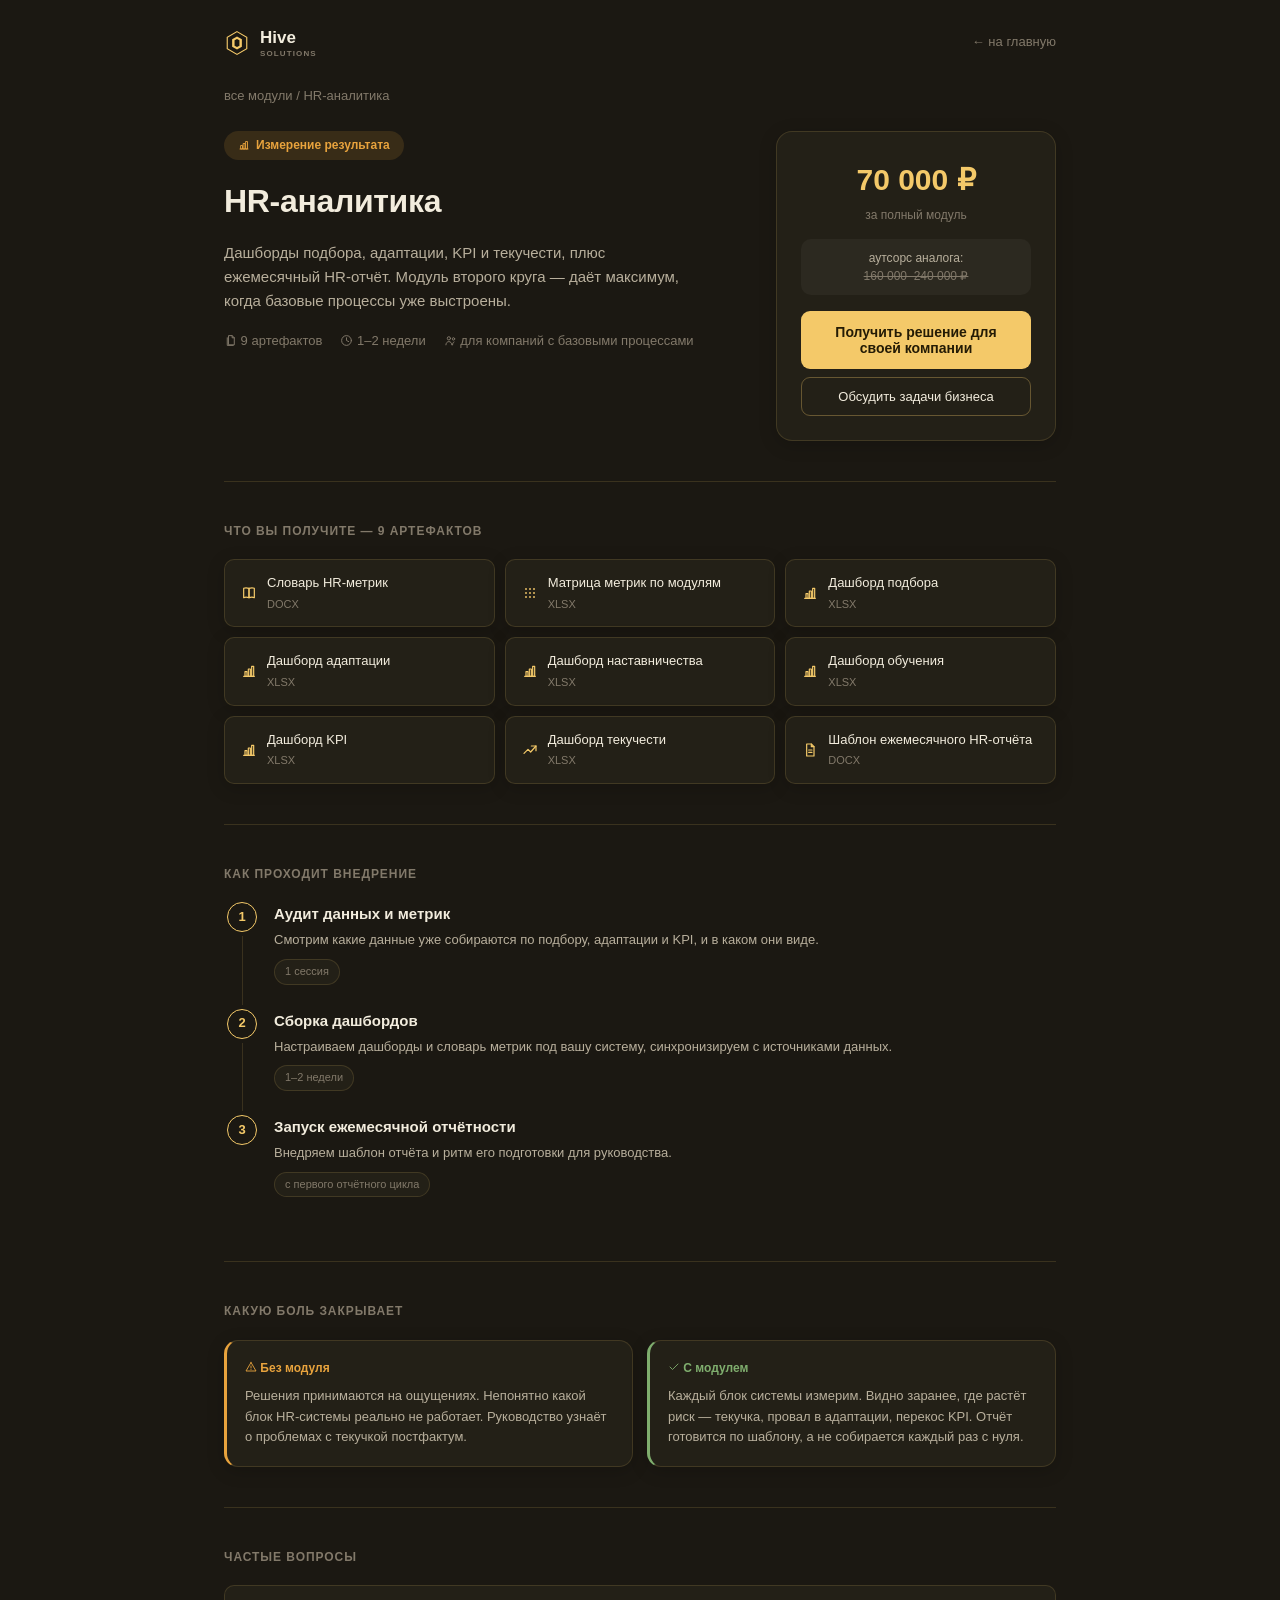
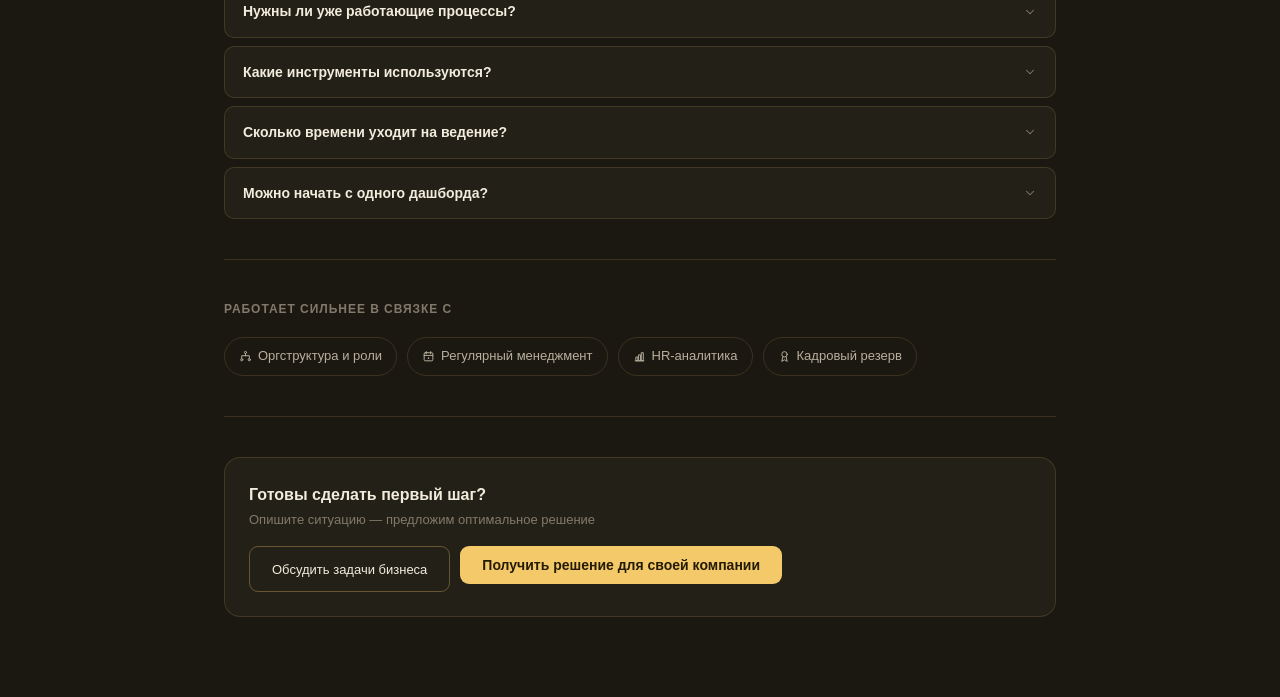
<file: module-analytics.html>
<!DOCTYPE html>
<html lang="ru">
<head>
<meta charset="UTF-8">
<meta name="viewport" content="width=device-width, initial-scale=1.0">
<title>HR-аналитика — модуль Hive</title>
<style>
  :root{
    --bg: #1B1812;
    --bg-card: #232017;
    --line: rgba(244,201,105,0.14);
    --line-strong: rgba(244,201,105,0.32);
    --honey: #F4C969;
    --amber: #E8A33D;
    --text: #F2ECDD;
    --text-dim: #B8AF9C;
    --text-faint: #82796A;
    --green: #7FAE6E;
    --green-bg: rgba(127,174,110,0.12);
    --amber-bg: rgba(232,163,61,0.14);
  }
  *{box-sizing:border-box;margin:0;padding:0;}
  body{background:var(--bg);color:var(--text);font-family:'Inter',-apple-system,'Segoe UI',sans-serif;line-height:1.6;}
  .wrap{max-width:880px;margin:0 auto;padding:0 24px 80px;}
  nav{display:flex;align-items:center;gap:10px;padding:28px 0;}
  .brand-mark{width:26px;height:26px;}
  .brand-name{font-size:17px;font-weight:600;line-height:1.15;}
  .brand-name .sub{display:block;font-size:8px;font-weight:600;letter-spacing:0.14em;color:var(--text-faint);margin-top:1px;}
  .brand{display:flex;align-items:center;gap:10px;text-decoration:none;color:inherit;}
  a.back{color:var(--text-faint);text-decoration:none;font-size:13px;margin-left:auto;}
  a.back:hover{color:var(--honey);}
  .crumb{font-size:13px;color:var(--text-faint);margin-bottom:24px;}
  .crumb a{color:var(--text-faint);text-decoration:none;}
  .crumb a:hover{color:var(--honey);}

  .hero{display:grid;grid-template-columns:1fr 280px;gap:28px;align-items:start;margin-bottom:40px;}
  @media (max-width:700px){.hero{grid-template-columns:1fr;}}
  .tag{display:inline-flex;align-items:center;gap:6px;font-size:12px;font-weight:600;color:var(--amber);background:var(--amber-bg);padding:5px 14px;border-radius:20px;margin-bottom:16px;}
  h1{font-size:32px;font-weight:600;letter-spacing:-0.01em;margin-bottom:14px;}
  .hero-desc{font-size:15px;color:var(--text-dim);margin-bottom:18px;max-width:480px;}
  .hero-meta{display:flex;gap:18px;flex-wrap:wrap;}
  .meta-item{font-size:13px;color:var(--text-faint);}

  .price-card{background:var(--bg-card);border:1px solid var(--line);border-radius:16px;padding:24px;text-align:center;}
  .price-val{font-size:30px;font-weight:600;color:var(--honey);margin-bottom:2px;}
  .price-sub{font-size:12px;color:var(--text-faint);margin-bottom:14px;}
  .price-compare{font-size:12px;color:var(--text-dim);background:rgba(255,255,255,0.04);border-radius:10px;padding:10px;margin-bottom:16px;line-height:1.5;}
  .price-compare s{color:var(--text-faint);}
  .btn-primary{width:100%;background:var(--honey);color:#241B05;border:none;padding:13px;border-radius:9px;font-size:14px;font-weight:600;cursor:pointer;font-family:inherit;margin-bottom:8px;}
  .btn-primary:hover{background:#FFD685;}
  .btn-outline{width:100%;background:transparent;border:1px solid var(--line-strong);color:var(--text);padding:11px;border-radius:9px;font-size:13px;cursor:pointer;font-family:inherit;}
  .btn-outline:hover{border-color:var(--honey);}

  .divider{height:1px;background:var(--line);margin:40px 0;}
  .sec-label{font-size:12px;font-weight:600;letter-spacing:0.08em;text-transform:uppercase;color:var(--text-faint);margin-bottom:18px;}

  .arts-grid{display:grid;grid-template-columns:repeat(auto-fit,minmax(220px,1fr));gap:10px;}
  .art-item{background:var(--bg-card);border:1px solid var(--line);border-radius:10px;padding:13px 16px;display:flex;align-items:center;gap:10px;}
  .art-icon{font-size:16px;color:var(--honey);flex-shrink:0;}
  .art-name{font-size:13px;color:var(--text);}
  .art-fmt{font-size:11px;color:var(--text-faint);margin-top:2px;}

  .steps{display:flex;flex-direction:column;}
  .step{display:grid;grid-template-columns:36px 1fr;gap:14px;}
  .step-line{display:flex;flex-direction:column;align-items:center;}
  .step-num{width:30px;height:30px;border-radius:50%;border:1px solid var(--honey);display:flex;align-items:center;justify-content:center;font-size:13px;font-weight:600;color:var(--honey);flex-shrink:0;}
  .step-connector{width:1px;flex:1;background:var(--line);min-height:24px;margin:4px 0;}
  .step-body{padding-bottom:24px;}
  .step-title{font-size:15px;font-weight:600;margin-bottom:4px;}
  .step-desc{font-size:13px;color:var(--text-dim);line-height:1.6;margin-bottom:6px;}
  .step-tag{display:inline-block;font-size:11px;color:var(--text-faint);background:var(--bg-card);border:1px solid var(--line);padding:3px 10px;border-radius:20px;}

  .pain-grid{display:grid;grid-template-columns:1fr 1fr;gap:14px;}
  @media (max-width:600px){.pain-grid{grid-template-columns:1fr;}}
  .pain-card{border-radius:14px;border:1px solid var(--line);padding:18px;background:var(--bg-card);border-left:3px solid var(--text-faint);}
  .pain-card.bad{border-left-color:var(--amber);}
  .pain-card.good{border-left-color:var(--green);}
  .pain-head{font-size:12px;font-weight:600;margin-bottom:8px;color:var(--text-dim);}
  .pain-card.good .pain-head{color:var(--green);}
  .pain-card.bad .pain-head{color:var(--amber);}
  .pain-text{font-size:13px;color:var(--text-dim);line-height:1.6;}

  .faq{display:flex;flex-direction:column;gap:8px;}
  .faq-item{border:1px solid var(--line);border-radius:10px;overflow:hidden;background:var(--bg-card);}
  .faq-q{padding:14px 18px;font-size:14px;font-weight:600;cursor:pointer;display:flex;justify-content:space-between;align-items:center;}
  .faq-q:hover{background:rgba(255,255,255,0.02);}
  .faq-arrow{color:var(--text-faint);transition:transform 0.2s;}
  .faq-a{padding:0 18px 0;font-size:13px;color:var(--text-dim);line-height:1.6;max-height:0;overflow:hidden;transition:max-height 0.2s,padding 0.2s;}
  .faq-a.open{padding:0 18px 16px;max-height:200px;}

  .synergy-row{display:flex;gap:10px;flex-wrap:wrap;}
  .syn-chip{display:flex;align-items:center;gap:6px;font-size:13px;padding:8px 14px;border-radius:20px;border:1px solid var(--line);color:var(--text-dim);cursor:pointer;text-decoration:none;}
  .syn-chip:hover{border-color:var(--honey);color:var(--honey);background:rgba(244,201,105,0.06);}

  .bottom-cta{background:var(--bg-card);border:1px solid var(--line);border-radius:16px;padding:24px;display:flex;justify-content:space-between;align-items:center;gap:16px;flex-wrap:wrap;}
  .bc-title{font-size:16px;font-weight:600;margin-bottom:2px;}
  .bc-sub{font-size:13px;color:var(--text-faint);}
  .bc-btns{display:flex;gap:10px;}
  .bc-btns .btn-primary, .bc-btns .btn-outline{width:auto;padding:11px 22px;}

  .hive-overlay{position:fixed;top:0;left:0;width:100%;height:100%;background:rgba(0,0,0,0.6);display:flex;align-items:center;justify-content:center;z-index:1000;padding:20px;}
  .hive-modal{background:var(--bg-card);border:1px solid var(--line-strong);border-radius:16px;padding:28px;max-width:420px;width:100%;}
  .hive-modal h3{font-size:18px;font-weight:600;margin-bottom:18px;}
  .hive-field{margin-bottom:14px;}
  .hive-field label{display:block;font-size:12px;color:var(--text-faint);margin-bottom:6px;}
  .hive-field input, .hive-field textarea{width:100%;background:var(--bg);border:1px solid var(--line);border-radius:8px;padding:10px 12px;color:var(--text);font-size:14px;font-family:inherit;}
  .hive-field input:focus, .hive-field textarea:focus{outline:none;border-color:var(--honey);}
  .hive-field textarea{resize:vertical;min-height:64px;}
  .hive-modal-actions{display:flex;gap:10px;margin-top:18px;}
  .hive-modal-actions button{flex:1;}
  .hive-close{position:absolute;top:18px;right:18px;background:none;border:none;color:var(--text-faint);font-size:20px;cursor:pointer;line-height:1;}
  .hive-close:hover{color:var(--text);}
  .hive-modal{position:relative;}
  .hive-success{text-align:center;padding:12px 0;}
  .hive-success i{font-size:36px;color:var(--green);margin-bottom:12px;display:block;}
  .hive-success p{font-size:14px;color:var(--text-dim);}
</style>
<!-- Общий слой микроанимаций и hover-эффектов (см. hive-motion.css) -->
<link rel="stylesheet" href="hive-motion.css">
</head>
<body>

<div class="wrap">
  <nav>
    <a class="brand" href="index.html">
      <svg class="brand-mark" viewBox="0 0 32 32" fill="none"><polygon points="16,2 28,9 28,23 16,30 4,23 4,9" fill="none" stroke="#F4C969" stroke-width="1.4"/><polygon points="16,8 22,11.5 22,20.5 16,24 10,20.5 10,11.5" fill="#F4C969"/><polygon points="16,11 19,12.7 19,19.3 16,21 13,19.3 13,12.7" fill="#1B1812"/></svg>
      <span class="brand-name">Hive<span class="sub">SOLUTIONS</span></span>
    </a>
    <a class="back" href="index.html">← на главную</a>
  </nav>

  <div class="crumb"><a href="diagnostics.html">все модули</a> / HR-аналитика</div>

  <div class="hero">
    <div>
      <div class="tag"><svg class="tii" viewBox="0 0 24 24" aria-hidden="true"><line x1="4" y1="20" x2="20" y2="20"/><rect x="6" y="13" width="3" height="7"/><rect x="11" y="9" width="3" height="11"/><rect x="16" y="5" width="3" height="15"/></svg> Измерение результата</div>
      <h1>HR-аналитика</h1>
      <p class="hero-desc">Дашборды подбора, адаптации, KPI и текучести, плюс ежемесячный HR-отчёт. Модуль второго круга — даёт максимум, когда базовые процессы уже выстроены.</p>
      <div class="hero-meta">
        <span class="meta-item"><svg class="tii" viewBox="0 0 24 24" aria-hidden="true"><path d="M9 3h6l4 4v13H9z"/><path d="M15 3v4h4"/><path d="M6 7v14h11"/></svg> 9 артефактов</span>
        <span class="meta-item"><svg class="tii" viewBox="0 0 24 24" aria-hidden="true"><circle cx="12" cy="12" r="9"/><polyline points="12 7 12 12 16 14"/></svg> 1–2 недели</span>
        <span class="meta-item"><svg class="tii" viewBox="0 0 24 24" aria-hidden="true"><circle cx="9" cy="8" r="3"/><path d="M3.5 20c0-3.3 2.5-6 5.5-6s5.5 2.7 5.5 6"/><circle cx="17.5" cy="9" r="2.2"/><path d="M15.8 20c0-2.7 1-4.8 2.7-5.4"/></svg> для компаний с базовыми процессами</span>
      </div>
    </div>
    <div class="price-card">
      <div class="price-val">70 000 ₽</div>
      <div class="price-sub">за полный модуль</div>
      <div class="price-compare">аутсорс аналога:<br><s>160 000–240 000 ₽</s></div>
      <button class="btn-primary" onclick="hiveOpenForm(MODULE_NAME, 'start')">Получить решение для своей компании</button>
      <button class="btn-outline" onclick="hiveOpenForm(MODULE_NAME, 'question')">Обсудить задачи бизнеса</button>
    </div>
  </div>

  <div class="divider"></div>

  <div class="sec-label">Что вы получите — 9 артефактов</div>
  <div class="arts-grid reveal-group">
    <div class="art-item"><svg class="tii art-icon" viewBox="0 0 24 24" aria-hidden="true"><path d="M4 5c2-1 5-1 8 0v14c-3-1-6-1-8 0z"/><path d="M20 5c-2-1-5-1-8 0v14c3-1 6-1 8 0z"/></svg><div><div class="art-name">Словарь HR-метрик</div><div class="art-fmt">DOCX</div></div></div>
    <div class="art-item"><svg class="tii art-icon" viewBox="0 0 24 24" aria-hidden="true"><circle cx="6" cy="6" r="1.4" fill="currentColor" stroke="none"/><circle cx="12" cy="6" r="1.4" fill="currentColor" stroke="none"/><circle cx="18" cy="6" r="1.4" fill="currentColor" stroke="none"/><circle cx="6" cy="12" r="1.4" fill="currentColor" stroke="none"/><circle cx="12" cy="12" r="1.4" fill="currentColor" stroke="none"/><circle cx="18" cy="12" r="1.4" fill="currentColor" stroke="none"/><circle cx="6" cy="18" r="1.4" fill="currentColor" stroke="none"/><circle cx="12" cy="18" r="1.4" fill="currentColor" stroke="none"/><circle cx="18" cy="18" r="1.4" fill="currentColor" stroke="none"/></svg><div><div class="art-name">Матрица метрик по модулям</div><div class="art-fmt">XLSX</div></div></div>
    <div class="art-item"><svg class="tii art-icon" viewBox="0 0 24 24" aria-hidden="true"><line x1="4" y1="20" x2="20" y2="20"/><rect x="6" y="13" width="3" height="7"/><rect x="11" y="9" width="3" height="11"/><rect x="16" y="5" width="3" height="15"/></svg><div><div class="art-name">Дашборд подбора</div><div class="art-fmt">XLSX</div></div></div>
    <div class="art-item"><svg class="tii art-icon" viewBox="0 0 24 24" aria-hidden="true"><line x1="4" y1="20" x2="20" y2="20"/><rect x="6" y="13" width="3" height="7"/><rect x="11" y="9" width="3" height="11"/><rect x="16" y="5" width="3" height="15"/></svg><div><div class="art-name">Дашборд адаптации</div><div class="art-fmt">XLSX</div></div></div>
    <div class="art-item"><svg class="tii art-icon" viewBox="0 0 24 24" aria-hidden="true"><line x1="4" y1="20" x2="20" y2="20"/><rect x="6" y="13" width="3" height="7"/><rect x="11" y="9" width="3" height="11"/><rect x="16" y="5" width="3" height="15"/></svg><div><div class="art-name">Дашборд наставничества</div><div class="art-fmt">XLSX</div></div></div>
    <div class="art-item"><svg class="tii art-icon" viewBox="0 0 24 24" aria-hidden="true"><line x1="4" y1="20" x2="20" y2="20"/><rect x="6" y="13" width="3" height="7"/><rect x="11" y="9" width="3" height="11"/><rect x="16" y="5" width="3" height="15"/></svg><div><div class="art-name">Дашборд обучения</div><div class="art-fmt">XLSX</div></div></div>
    <div class="art-item"><svg class="tii art-icon" viewBox="0 0 24 24" aria-hidden="true"><line x1="4" y1="20" x2="20" y2="20"/><rect x="6" y="13" width="3" height="7"/><rect x="11" y="9" width="3" height="11"/><rect x="16" y="5" width="3" height="15"/></svg><div><div class="art-name">Дашборд KPI</div><div class="art-fmt">XLSX</div></div></div>
    <div class="art-item"><svg class="tii art-icon" viewBox="0 0 24 24" aria-hidden="true"><polyline points="3 17 9 11 13 15 21 6"/><polyline points="14 6 21 6 21 13"/></svg><div><div class="art-name">Дашборд текучести</div><div class="art-fmt">XLSX</div></div></div>
    <div class="art-item"><svg class="tii art-icon" viewBox="0 0 24 24" aria-hidden="true"><path d="M7 3h7l4 4v14H7z"/><path d="M14 3v4h4"/><line x1="10" y1="12" x2="15" y2="12"/><line x1="10" y1="15.5" x2="15" y2="15.5"/></svg><div><div class="art-name">Шаблон ежемесячного HR-отчёта</div><div class="art-fmt">DOCX</div></div></div>
  </div>

  <div class="divider"></div>

  <div class="sec-label">Как проходит внедрение</div>
  <div class="steps reveal">
    <div class="step">
      <div class="step-line"><div class="step-num">1</div><div class="step-connector"></div></div>
      <div class="step-body"><div class="step-title">Аудит данных и метрик</div><div class="step-desc">Смотрим какие данные уже собираются по подбору, адаптации и KPI, и в каком они виде.</div><div class="step-tag">1 сессия</div></div>
    </div>
    <div class="step">
      <div class="step-line"><div class="step-num">2</div><div class="step-connector"></div></div>
      <div class="step-body"><div class="step-title">Сборка дашбордов</div><div class="step-desc">Настраиваем дашборды и словарь метрик под вашу систему, синхронизируем с источниками данных.</div><div class="step-tag">1–2 недели</div></div>
    </div>
    <div class="step">
      <div class="step-line"><div class="step-num">3</div></div>
      <div class="step-body"><div class="step-title">Запуск ежемесячной отчётности</div><div class="step-desc">Внедряем шаблон отчёта и ритм его подготовки для руководства.</div><div class="step-tag">с первого отчётного цикла</div></div>
    </div>
  </div>

  <div class="divider"></div>

  <div class="sec-label">Какую боль закрывает</div>
  <div class="pain-grid reveal-group">
    <div class="pain-card bad">
      <div class="pain-head"><svg class="tii" viewBox="0 0 24 24" aria-hidden="true"><path d="M12 3 2 20h20L12 3z"/><line x1="12" y1="10" x2="12" y2="14"/><line x1="12" y1="17" x2="12.01" y2="17"/></svg> Без модуля</div>
      <div class="pain-text">Решения принимаются на ощущениях. Непонятно какой блок HR-системы реально не работает. Руководство узнаёт о проблемах с текучкой постфактум.</div>
    </div>
    <div class="pain-card good">
      <div class="pain-head"><svg class="tii" viewBox="0 0 24 24" aria-hidden="true"><polyline points="4 12 9 17 20 6"/></svg> С модулем</div>
      <div class="pain-text">Каждый блок системы измерим. Видно заранее, где растёт риск — текучка, провал в адаптации, перекос KPI. Отчёт готовится по шаблону, а не собирается каждый раз с нуля.</div>
    </div>
  </div>

  <div class="divider"></div>

  <div class="sec-label">Частые вопросы</div>
  <div class="faq">
    <div class="faq-item">
      <div class="faq-q" onclick="toggleFaq(this)"><span>Нужны ли уже работающие процессы?</span><svg class="tii faq-arrow" viewBox="0 0 24 24" aria-hidden="true"><polyline points="6 9 12 15 18 9"/></svg></div>
      <div class="faq-a">Да, это важно — модуль даёт максимум когда есть хотя бы базовый подбор, адаптация или KPI для измерения. Без них дашборды будут пустыми.</div>
    </div>
    <div class="faq-item">
      <div class="faq-q" onclick="toggleFaq(this)"><span>Какие инструменты используются?</span><svg class="tii faq-arrow" viewBox="0 0 24 24" aria-hidden="true"><polyline points="6 9 12 15 18 9"/></svg></div>
      <div class="faq-a">Excel/Google Sheets на старте — этого достаточно для команд до 200–300 человек. Переход на BI-системы обсуждается отдельно при росте.</div>
    </div>
    <div class="faq-item">
      <div class="faq-q" onclick="toggleFaq(this)"><span>Сколько времени уходит на ведение?</span><svg class="tii faq-arrow" viewBox="0 0 24 24" aria-hidden="true"><polyline points="6 9 12 15 18 9"/></svg></div>
      <div class="faq-a">После настройки — несколько часов в месяц на обновление данных и подготовку отчёта по шаблону.</div>
    </div>
    <div class="faq-item">
      <div class="faq-q" onclick="toggleFaq(this)"><span>Можно начать с одного дашборда?</span><svg class="tii faq-arrow" viewBox="0 0 24 24" aria-hidden="true"><polyline points="6 9 12 15 18 9"/></svg></div>
      <div class="faq-a">Да, можно взять только нужный сейчас блок — например, только текучку — и расширять позже.</div>
    </div>
  </div>

  <div class="divider"></div>

  <div class="sec-label">Работает сильнее в связке с</div>
  <div class="synergy-row">
    <a class="syn-chip" href="module-org.html"><svg class="tii" viewBox="0 0 24 24" aria-hidden="true"><circle cx="12" cy="4.5" r="2"/><circle cx="5" cy="18" r="2"/><circle cx="19" cy="18" r="2"/><path d="M12 6.5v4M12 10.5H5v5.5M12 10.5h7v5.5"/></svg> Оргструктура и роли</a>
    <a class="syn-chip" href="module-mgmt.html"><svg class="tii" viewBox="0 0 24 24" aria-hidden="true"><rect x="4" y="5" width="16" height="15" rx="2"/><line x1="4" y1="10" x2="20" y2="10"/><line x1="8" y1="3" x2="8" y2="7"/><line x1="16" y1="3" x2="16" y2="7"/><circle cx="12" cy="15" r="1.5" fill="currentColor" stroke="none"/></svg> Регулярный менеджмент</a>
    <a class="syn-chip" href="module-analytics.html"><svg class="tii" viewBox="0 0 24 24" aria-hidden="true"><line x1="4" y1="20" x2="20" y2="20"/><rect x="6" y="13" width="3" height="7"/><rect x="11" y="9" width="3" height="11"/><rect x="16" y="5" width="3" height="15"/></svg> HR-аналитика</a>
    <a class="syn-chip" href="diagnostics.html"><svg class="tii" viewBox="0 0 24 24" aria-hidden="true"><circle cx="12" cy="8" r="5"/><path d="M9 12.5 7 21l5-3 5 3-2-8.5"/></svg> Кадровый резерв</a>
  </div>

  <div class="divider"></div>

  <div class="bottom-cta reveal">
    <div><div class="bc-title">Готовы сделать первый шаг?</div><div class="bc-sub">Опишите ситуацию — предложим оптимальное решение</div></div>
    <div class="bc-btns">
      <button class="btn-outline" onclick="hiveOpenForm(MODULE_NAME, 'question')">Обсудить задачи бизнеса</button>
      <button class="btn-primary" onclick="hiveOpenForm(MODULE_NAME, 'start')">Получить решение для своей компании</button>
    </div>
  </div>
</div>


<div class="hive-overlay" id="hive-modal-overlay">
  <div class="hive-modal">
    <button class="hive-close" onclick="hiveCloseForm()" aria-label="Закрыть">&times;</button>
    <h3 id="hive-modal-title">Получить решение для своей компании</h3>
    <input type="hidden" id="hive-modal-module">
    <input type="hidden" id="hive-modal-intent">
    <form id="hive-form-fields" onsubmit="hiveSubmitForm(event)">
      <div class="hive-field"><label for="hive-name">Имя</label><input type="text" id="hive-name" placeholder="Как вас зовут"></div>
      <div class="hive-field"><label for="hive-contact">Телефон, телеграм или email</label><input type="text" id="hive-contact" required placeholder="Куда написать"></div>
      <div class="hive-field"><label for="hive-comment">Комментарий (необязательно)</label><textarea id="hive-comment" placeholder="Коротко о вашей ситуации"></textarea></div>
      <div class="hive-modal-actions">
        <button type="button" class="btn-outline" onclick="hiveCloseForm()">Отмена</button>
        <button type="submit" class="btn-primary">Отправить</button>
      </div>
    </form>
    <div id="hive-form-success" style="display:none;" class="hive-success">
      <svg class="tii" viewBox="0 0 24 24" aria-hidden="true"><circle cx="12" cy="12" r="9"/><polyline points="8 12.5 11 15.5 16 9"/></svg>
      <p>Заявка отправлена. Свяжемся в течение дня.</p>
      <div class="hive-modal-actions" style="margin-top:18px;">
        <button class="btn-primary" style="flex:1;" onclick="hiveCloseForm()">Готово</button>
      </div>
    </div>
  </div>
</div>

<script src="hive-lead-capture.js"></script>
<!-- Общий слой микроанимаций: плавное появление секций при скролле -->
<script src="hive-motion.js"></script>
<script>
const MODULE_NAME = "HR-аналитика";
function toggleFaq(el){
  const a=el.nextElementSibling;
  const arrow=el.querySelector('.faq-arrow');
  const isOpen=a.classList.contains('open');
  document.querySelectorAll('.faq-a').forEach(x=>x.classList.remove('open'));
  document.querySelectorAll('.faq-arrow').forEach(x=>x.style.transform='');
  if(!isOpen){a.classList.add('open');arrow.style.transform='rotate(180deg)';}
}
hiveTrackView(MODULE_NAME);
</script>
</body>
</html>
</file>
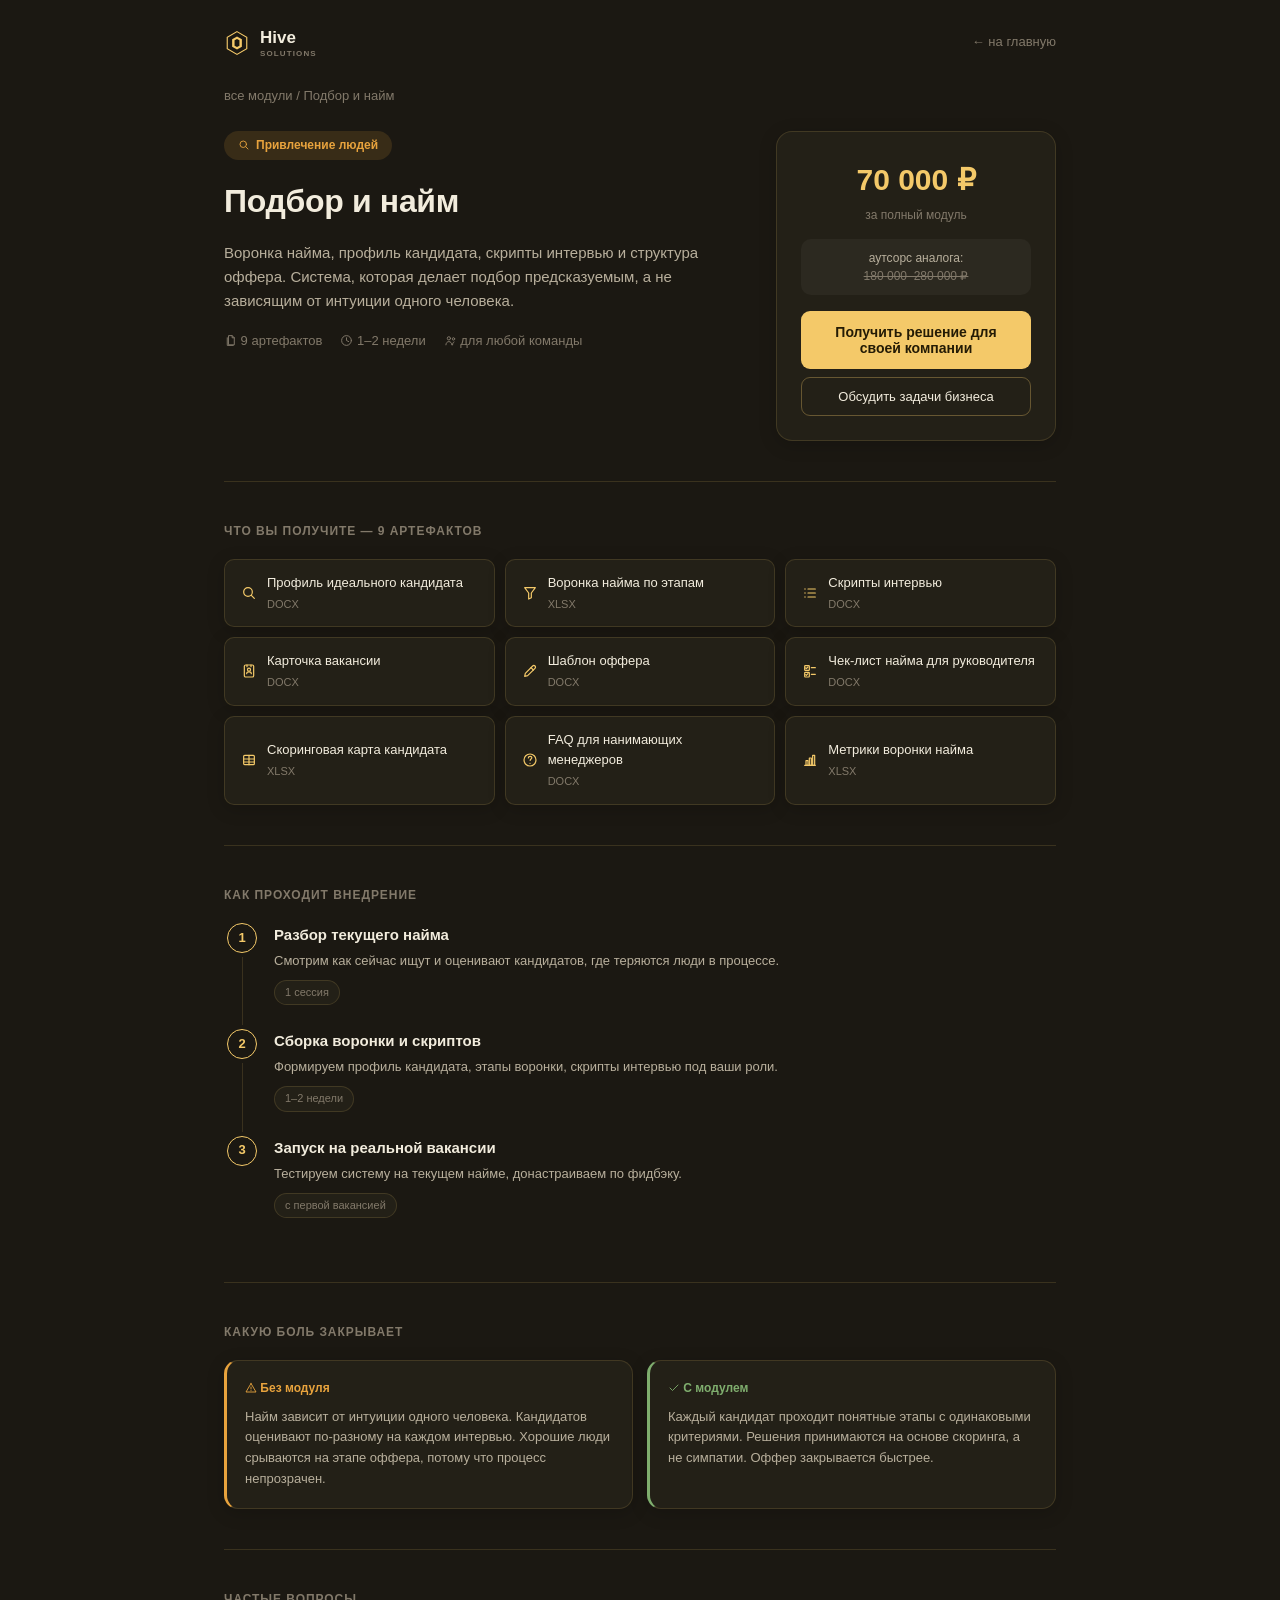
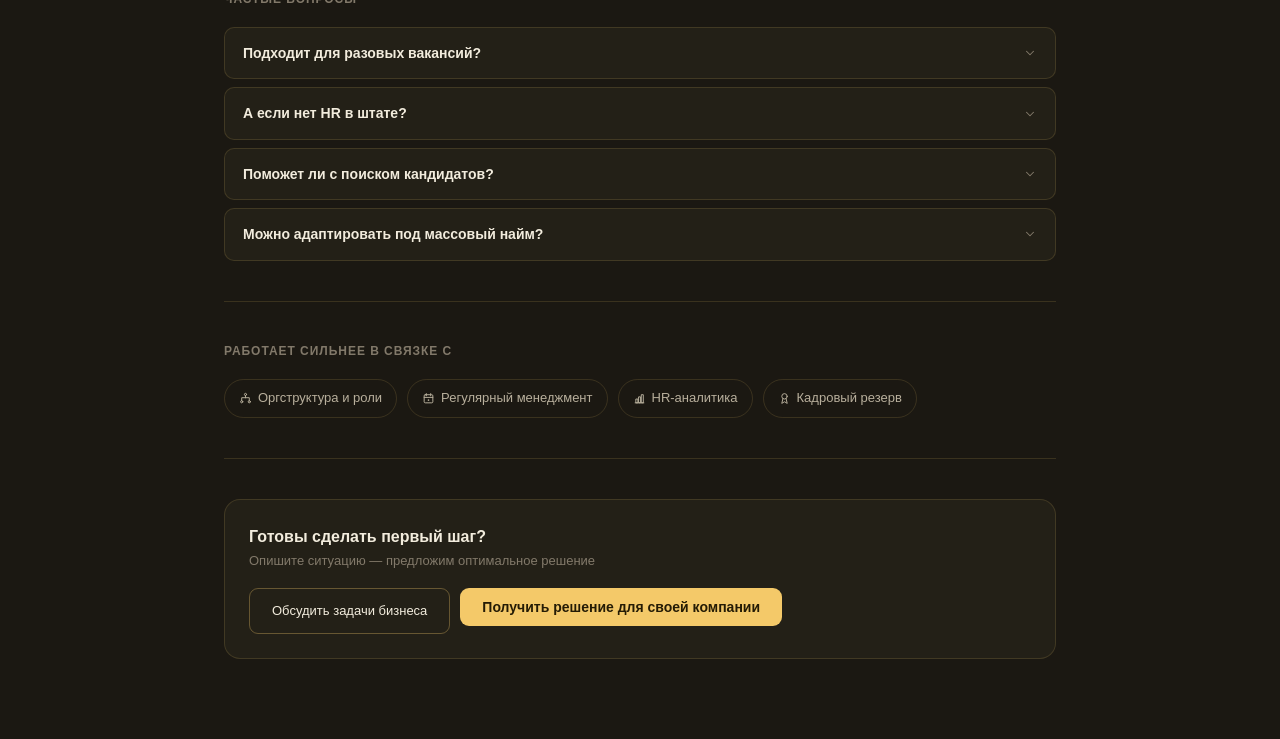
<file: module-hire.html>
<!DOCTYPE html>
<html lang="ru">
<head>
<meta charset="UTF-8">
<meta name="viewport" content="width=device-width, initial-scale=1.0">
<title>Подбор и найм — модуль Hive</title>
<style>
  :root{
    --bg: #1B1812;
    --bg-card: #232017;
    --line: rgba(244,201,105,0.14);
    --line-strong: rgba(244,201,105,0.32);
    --honey: #F4C969;
    --amber: #E8A33D;
    --text: #F2ECDD;
    --text-dim: #B8AF9C;
    --text-faint: #82796A;
    --green: #7FAE6E;
    --green-bg: rgba(127,174,110,0.12);
    --amber-bg: rgba(232,163,61,0.14);
  }
  *{box-sizing:border-box;margin:0;padding:0;}
  body{background:var(--bg);color:var(--text);font-family:'Inter',-apple-system,'Segoe UI',sans-serif;line-height:1.6;}
  .wrap{max-width:880px;margin:0 auto;padding:0 24px 80px;}
  nav{display:flex;align-items:center;gap:10px;padding:28px 0;}
  .brand-mark{width:26px;height:26px;}
  .brand-name{font-size:17px;font-weight:600;line-height:1.15;}
  .brand-name .sub{display:block;font-size:8px;font-weight:600;letter-spacing:0.14em;color:var(--text-faint);margin-top:1px;}
  .brand{display:flex;align-items:center;gap:10px;text-decoration:none;color:inherit;}
  a.back{color:var(--text-faint);text-decoration:none;font-size:13px;margin-left:auto;}
  a.back:hover{color:var(--honey);}
  .crumb{font-size:13px;color:var(--text-faint);margin-bottom:24px;}
  .crumb a{color:var(--text-faint);text-decoration:none;}
  .crumb a:hover{color:var(--honey);}

  .hero{display:grid;grid-template-columns:1fr 280px;gap:28px;align-items:start;margin-bottom:40px;}
  @media (max-width:700px){.hero{grid-template-columns:1fr;}}
  .tag{display:inline-flex;align-items:center;gap:6px;font-size:12px;font-weight:600;color:var(--amber);background:var(--amber-bg);padding:5px 14px;border-radius:20px;margin-bottom:16px;}
  h1{font-size:32px;font-weight:600;letter-spacing:-0.01em;margin-bottom:14px;}
  .hero-desc{font-size:15px;color:var(--text-dim);margin-bottom:18px;max-width:480px;}
  .hero-meta{display:flex;gap:18px;flex-wrap:wrap;}
  .meta-item{font-size:13px;color:var(--text-faint);}

  .price-card{background:var(--bg-card);border:1px solid var(--line);border-radius:16px;padding:24px;text-align:center;}
  .price-val{font-size:30px;font-weight:600;color:var(--honey);margin-bottom:2px;}
  .price-sub{font-size:12px;color:var(--text-faint);margin-bottom:14px;}
  .price-compare{font-size:12px;color:var(--text-dim);background:rgba(255,255,255,0.04);border-radius:10px;padding:10px;margin-bottom:16px;line-height:1.5;}
  .price-compare s{color:var(--text-faint);}
  .btn-primary{width:100%;background:var(--honey);color:#241B05;border:none;padding:13px;border-radius:9px;font-size:14px;font-weight:600;cursor:pointer;font-family:inherit;margin-bottom:8px;}
  .btn-primary:hover{background:#FFD685;}
  .btn-outline{width:100%;background:transparent;border:1px solid var(--line-strong);color:var(--text);padding:11px;border-radius:9px;font-size:13px;cursor:pointer;font-family:inherit;}
  .btn-outline:hover{border-color:var(--honey);}

  .divider{height:1px;background:var(--line);margin:40px 0;}
  .sec-label{font-size:12px;font-weight:600;letter-spacing:0.08em;text-transform:uppercase;color:var(--text-faint);margin-bottom:18px;}

  .arts-grid{display:grid;grid-template-columns:repeat(auto-fit,minmax(220px,1fr));gap:10px;}
  .art-item{background:var(--bg-card);border:1px solid var(--line);border-radius:10px;padding:13px 16px;display:flex;align-items:center;gap:10px;}
  .art-icon{font-size:16px;color:var(--honey);flex-shrink:0;}
  .art-name{font-size:13px;color:var(--text);}
  .art-fmt{font-size:11px;color:var(--text-faint);margin-top:2px;}

  .steps{display:flex;flex-direction:column;}
  .step{display:grid;grid-template-columns:36px 1fr;gap:14px;}
  .step-line{display:flex;flex-direction:column;align-items:center;}
  .step-num{width:30px;height:30px;border-radius:50%;border:1px solid var(--honey);display:flex;align-items:center;justify-content:center;font-size:13px;font-weight:600;color:var(--honey);flex-shrink:0;}
  .step-connector{width:1px;flex:1;background:var(--line);min-height:24px;margin:4px 0;}
  .step-body{padding-bottom:24px;}
  .step-title{font-size:15px;font-weight:600;margin-bottom:4px;}
  .step-desc{font-size:13px;color:var(--text-dim);line-height:1.6;margin-bottom:6px;}
  .step-tag{display:inline-block;font-size:11px;color:var(--text-faint);background:var(--bg-card);border:1px solid var(--line);padding:3px 10px;border-radius:20px;}

  .pain-grid{display:grid;grid-template-columns:1fr 1fr;gap:14px;}
  @media (max-width:600px){.pain-grid{grid-template-columns:1fr;}}
  .pain-card{border-radius:14px;border:1px solid var(--line);padding:18px;background:var(--bg-card);border-left:3px solid var(--text-faint);}
  .pain-card.bad{border-left-color:var(--amber);}
  .pain-card.good{border-left-color:var(--green);}
  .pain-head{font-size:12px;font-weight:600;margin-bottom:8px;color:var(--text-dim);}
  .pain-card.good .pain-head{color:var(--green);}
  .pain-card.bad .pain-head{color:var(--amber);}
  .pain-text{font-size:13px;color:var(--text-dim);line-height:1.6;}

  .faq{display:flex;flex-direction:column;gap:8px;}
  .faq-item{border:1px solid var(--line);border-radius:10px;overflow:hidden;background:var(--bg-card);}
  .faq-q{padding:14px 18px;font-size:14px;font-weight:600;cursor:pointer;display:flex;justify-content:space-between;align-items:center;}
  .faq-q:hover{background:rgba(255,255,255,0.02);}
  .faq-arrow{color:var(--text-faint);transition:transform 0.2s;}
  .faq-a{padding:0 18px 0;font-size:13px;color:var(--text-dim);line-height:1.6;max-height:0;overflow:hidden;transition:max-height 0.2s,padding 0.2s;}
  .faq-a.open{padding:0 18px 16px;max-height:200px;}

  .synergy-row{display:flex;gap:10px;flex-wrap:wrap;}
  .syn-chip{display:flex;align-items:center;gap:6px;font-size:13px;padding:8px 14px;border-radius:20px;border:1px solid var(--line);color:var(--text-dim);cursor:pointer;text-decoration:none;}
  .syn-chip:hover{border-color:var(--honey);color:var(--honey);background:rgba(244,201,105,0.06);}

  .bottom-cta{background:var(--bg-card);border:1px solid var(--line);border-radius:16px;padding:24px;display:flex;justify-content:space-between;align-items:center;gap:16px;flex-wrap:wrap;}
  .bc-title{font-size:16px;font-weight:600;margin-bottom:2px;}
  .bc-sub{font-size:13px;color:var(--text-faint);}
  .bc-btns{display:flex;gap:10px;}
  .bc-btns .btn-primary, .bc-btns .btn-outline{width:auto;padding:11px 22px;}

  .hive-overlay{position:fixed;top:0;left:0;width:100%;height:100%;background:rgba(0,0,0,0.6);display:flex;align-items:center;justify-content:center;z-index:1000;padding:20px;}
  .hive-modal{background:var(--bg-card);border:1px solid var(--line-strong);border-radius:16px;padding:28px;max-width:420px;width:100%;}
  .hive-modal h3{font-size:18px;font-weight:600;margin-bottom:18px;}
  .hive-field{margin-bottom:14px;}
  .hive-field label{display:block;font-size:12px;color:var(--text-faint);margin-bottom:6px;}
  .hive-field input, .hive-field textarea{width:100%;background:var(--bg);border:1px solid var(--line);border-radius:8px;padding:10px 12px;color:var(--text);font-size:14px;font-family:inherit;}
  .hive-field input:focus, .hive-field textarea:focus{outline:none;border-color:var(--honey);}
  .hive-field textarea{resize:vertical;min-height:64px;}
  .hive-modal-actions{display:flex;gap:10px;margin-top:18px;}
  .hive-modal-actions button{flex:1;}
  .hive-close{position:absolute;top:18px;right:18px;background:none;border:none;color:var(--text-faint);font-size:20px;cursor:pointer;line-height:1;}
  .hive-close:hover{color:var(--text);}
  .hive-modal{position:relative;}
  .hive-success{text-align:center;padding:12px 0;}
  .hive-success i{font-size:36px;color:var(--green);margin-bottom:12px;display:block;}
  .hive-success p{font-size:14px;color:var(--text-dim);}
</style>
<!-- Общий слой микроанимаций и hover-эффектов (см. hive-motion.css) -->
<link rel="stylesheet" href="hive-motion.css">
</head>
<body>

<div class="wrap">
  <nav>
    <a class="brand" href="index.html">
      <svg class="brand-mark" viewBox="0 0 32 32" fill="none"><polygon points="16,2 28,9 28,23 16,30 4,23 4,9" fill="none" stroke="#F4C969" stroke-width="1.4"/><polygon points="16,8 22,11.5 22,20.5 16,24 10,20.5 10,11.5" fill="#F4C969"/><polygon points="16,11 19,12.7 19,19.3 16,21 13,19.3 13,12.7" fill="#1B1812"/></svg>
      <span class="brand-name">Hive<span class="sub">SOLUTIONS</span></span>
    </a>
    <a class="back" href="index.html">← на главную</a>
  </nav>

  <div class="crumb"><a href="diagnostics.html">все модули</a> / Подбор и найм</div>

  <div class="hero">
    <div>
      <div class="tag"><svg class="tii" viewBox="0 0 24 24" aria-hidden="true"><circle cx="10.5" cy="10.5" r="6.5"/><line x1="15.5" y1="15.5" x2="20" y2="20"/></svg> Привлечение людей</div>
      <h1>Подбор и найм</h1>
      <p class="hero-desc">Воронка найма, профиль кандидата, скрипты интервью и структура оффера. Система, которая делает подбор предсказуемым, а не зависящим от интуиции одного человека.</p>
      <div class="hero-meta">
        <span class="meta-item"><svg class="tii" viewBox="0 0 24 24" aria-hidden="true"><path d="M9 3h6l4 4v13H9z"/><path d="M15 3v4h4"/><path d="M6 7v14h11"/></svg> 9 артефактов</span>
        <span class="meta-item"><svg class="tii" viewBox="0 0 24 24" aria-hidden="true"><circle cx="12" cy="12" r="9"/><polyline points="12 7 12 12 16 14"/></svg> 1–2 недели</span>
        <span class="meta-item"><svg class="tii" viewBox="0 0 24 24" aria-hidden="true"><circle cx="9" cy="8" r="3"/><path d="M3.5 20c0-3.3 2.5-6 5.5-6s5.5 2.7 5.5 6"/><circle cx="17.5" cy="9" r="2.2"/><path d="M15.8 20c0-2.7 1-4.8 2.7-5.4"/></svg> для любой команды</span>
      </div>
    </div>
    <div class="price-card">
      <div class="price-val">70 000 ₽</div>
      <div class="price-sub">за полный модуль</div>
      <div class="price-compare">аутсорс аналога:<br><s>180 000–280 000 ₽</s></div>
      <button class="btn-primary" onclick="hiveOpenForm(MODULE_NAME, 'start')">Получить решение для своей компании</button>
      <button class="btn-outline" onclick="hiveOpenForm(MODULE_NAME, 'question')">Обсудить задачи бизнеса</button>
    </div>
  </div>

  <div class="divider"></div>

  <div class="sec-label">Что вы получите — 9 артефактов</div>
  <div class="arts-grid reveal-group">
    <div class="art-item"><svg class="tii art-icon" viewBox="0 0 24 24" aria-hidden="true"><circle cx="10.5" cy="10.5" r="6.5"/><line x1="15.5" y1="15.5" x2="20" y2="20"/></svg><div><div class="art-name">Профиль идеального кандидата</div><div class="art-fmt">DOCX</div></div></div>
    <div class="art-item"><svg class="tii art-icon" viewBox="0 0 24 24" aria-hidden="true"><polygon points="4 4 20 4 14 12 14 19 10 21 10 12"/></svg><div><div class="art-name">Воронка найма по этапам</div><div class="art-fmt">XLSX</div></div></div>
    <div class="art-item"><svg class="tii art-icon" viewBox="0 0 24 24" aria-hidden="true"><line x1="9" y1="6" x2="20" y2="6"/><line x1="9" y1="12" x2="20" y2="12"/><line x1="9" y1="18" x2="20" y2="18"/><circle cx="4.5" cy="6" r="1" fill="currentColor" stroke="none"/><circle cx="4.5" cy="12" r="1" fill="currentColor" stroke="none"/><circle cx="4.5" cy="18" r="1" fill="currentColor" stroke="none"/></svg><div><div class="art-name">Скрипты интервью</div><div class="art-fmt">DOCX</div></div></div>
    <div class="art-item"><svg class="tii art-icon" viewBox="0 0 24 24" aria-hidden="true"><rect x="5" y="3" width="14" height="18" rx="2"/><circle cx="12" cy="10" r="2.3"/><path d="M8.5 16c0-1.8 1.5-2.8 3.5-2.8s3.5 1 3.5 2.8"/><line x1="9" y1="3" x2="9" y2="5.5"/><line x1="15" y1="3" x2="15" y2="5.5"/></svg><div><div class="art-name">Карточка вакансии</div><div class="art-fmt">DOCX</div></div></div>
    <div class="art-item"><svg class="tii art-icon" viewBox="0 0 24 24" aria-hidden="true"><path d="M4 20 5 15.5 16 4.5c1-1 2.5-1 3.5 0s1 2.5 0 3.5L8.5 19z"/><line x1="13.5" y1="7" x2="17" y2="10.5"/></svg><div><div class="art-name">Шаблон оффера</div><div class="art-fmt">DOCX</div></div></div>
    <div class="art-item"><svg class="tii art-icon" viewBox="0 0 24 24" aria-hidden="true"><rect x="4" y="4" width="7" height="7" rx="1"/><polyline points="5.5 7.5 6.5 8.5 9 6"/><rect x="4" y="14" width="7" height="7" rx="1"/><polyline points="5.5 17.5 6.5 18.5 9 16"/><line x1="14" y1="7" x2="20" y2="7"/><line x1="14" y1="17" x2="20" y2="17"/></svg><div><div class="art-name">Чек-лист найма для руководителя</div><div class="art-fmt">DOCX</div></div></div>
    <div class="art-item"><svg class="tii art-icon" viewBox="0 0 24 24" aria-hidden="true"><rect x="4" y="5" width="16" height="14" rx="1.5"/><line x1="4" y1="10.5" x2="20" y2="10.5"/><line x1="4" y1="15" x2="20" y2="15"/><line x1="12" y1="5" x2="12" y2="19"/></svg><div><div class="art-name">Скоринговая карта кандидата</div><div class="art-fmt">XLSX</div></div></div>
    <div class="art-item"><svg class="tii art-icon" viewBox="0 0 24 24" aria-hidden="true"><circle cx="12" cy="12" r="9"/><path d="M9.5 9c0-1.5 1.2-2.5 2.7-2.5s2.6 1 2.6 2.3c0 1.6-2.3 1.8-2.6 3.7"/><line x1="12" y1="17" x2="12.01" y2="17"/></svg><div><div class="art-name">FAQ для нанимающих менеджеров</div><div class="art-fmt">DOCX</div></div></div>
    <div class="art-item"><svg class="tii art-icon" viewBox="0 0 24 24" aria-hidden="true"><line x1="4" y1="20" x2="20" y2="20"/><rect x="6" y="13" width="3" height="7"/><rect x="11" y="9" width="3" height="11"/><rect x="16" y="5" width="3" height="15"/></svg><div><div class="art-name">Метрики воронки найма</div><div class="art-fmt">XLSX</div></div></div>
  </div>

  <div class="divider"></div>

  <div class="sec-label">Как проходит внедрение</div>
  <div class="steps reveal">
    <div class="step">
      <div class="step-line"><div class="step-num">1</div><div class="step-connector"></div></div>
      <div class="step-body"><div class="step-title">Разбор текущего найма</div><div class="step-desc">Смотрим как сейчас ищут и оценивают кандидатов, где теряются люди в процессе.</div><div class="step-tag">1 сессия</div></div>
    </div>
    <div class="step">
      <div class="step-line"><div class="step-num">2</div><div class="step-connector"></div></div>
      <div class="step-body"><div class="step-title">Сборка воронки и скриптов</div><div class="step-desc">Формируем профиль кандидата, этапы воронки, скрипты интервью под ваши роли.</div><div class="step-tag">1–2 недели</div></div>
    </div>
    <div class="step">
      <div class="step-line"><div class="step-num">3</div></div>
      <div class="step-body"><div class="step-title">Запуск на реальной вакансии</div><div class="step-desc">Тестируем систему на текущем найме, донастраиваем по фидбэку.</div><div class="step-tag">с первой вакансией</div></div>
    </div>
  </div>

  <div class="divider"></div>

  <div class="sec-label">Какую боль закрывает</div>
  <div class="pain-grid reveal-group">
    <div class="pain-card bad">
      <div class="pain-head"><svg class="tii" viewBox="0 0 24 24" aria-hidden="true"><path d="M12 3 2 20h20L12 3z"/><line x1="12" y1="10" x2="12" y2="14"/><line x1="12" y1="17" x2="12.01" y2="17"/></svg> Без модуля</div>
      <div class="pain-text">Найм зависит от интуиции одного человека. Кандидатов оценивают по-разному на каждом интервью. Хорошие люди срываются на этапе оффера, потому что процесс непрозрачен.</div>
    </div>
    <div class="pain-card good">
      <div class="pain-head"><svg class="tii" viewBox="0 0 24 24" aria-hidden="true"><polyline points="4 12 9 17 20 6"/></svg> С модулем</div>
      <div class="pain-text">Каждый кандидат проходит понятные этапы с одинаковыми критериями. Решения принимаются на основе скоринга, а не симпатии. Оффер закрывается быстрее.</div>
    </div>
  </div>

  <div class="divider"></div>

  <div class="sec-label">Частые вопросы</div>
  <div class="faq">
    <div class="faq-item">
      <div class="faq-q" onclick="toggleFaq(this)"><span>Подходит для разовых вакансий?</span><svg class="tii faq-arrow" viewBox="0 0 24 24" aria-hidden="true"><polyline points="6 9 12 15 18 9"/></svg></div>
      <div class="faq-a">Да, скрипты и профили кандидата готовятся под конкретную роль и остаются с вами для следующих найма.</div>
    </div>
    <div class="faq-item">
      <div class="faq-q" onclick="toggleFaq(this)"><span>А если нет HR в штате?</span><svg class="tii faq-arrow" viewBox="0 0 24 24" aria-hidden="true"><polyline points="6 9 12 15 18 9"/></svg></div>
      <div class="faq-a">Модуль рассчитан именно на это — руководитель сам может провести интервью по готовому скрипту и скоринговой карте.</div>
    </div>
    <div class="faq-item">
      <div class="faq-q" onclick="toggleFaq(this)"><span>Поможет ли с поиском кандидатов?</span><svg class="tii faq-arrow" viewBox="0 0 24 24" aria-hidden="true"><polyline points="6 9 12 15 18 9"/></svg></div>
      <div class="faq-a">Модуль про процесс оценки и принятия решения, не про источники трафика. Источники подбираются отдельно под вашу ситуацию.</div>
    </div>
    <div class="faq-item">
      <div class="faq-q" onclick="toggleFaq(this)"><span>Можно адаптировать под массовый найм?</span><svg class="tii faq-arrow" viewBox="0 0 24 24" aria-hidden="true"><polyline points="6 9 12 15 18 9"/></svg></div>
      <div class="faq-a">Базовая версия — под точечный найм. Для массового подбора логика усложняется, обсуждается отдельно.</div>
    </div>
  </div>

  <div class="divider"></div>

  <div class="sec-label">Работает сильнее в связке с</div>
  <div class="synergy-row">
    <a class="syn-chip" href="module-org.html"><svg class="tii" viewBox="0 0 24 24" aria-hidden="true"><circle cx="12" cy="4.5" r="2"/><circle cx="5" cy="18" r="2"/><circle cx="19" cy="18" r="2"/><path d="M12 6.5v4M12 10.5H5v5.5M12 10.5h7v5.5"/></svg> Оргструктура и роли</a>
    <a class="syn-chip" href="module-mgmt.html"><svg class="tii" viewBox="0 0 24 24" aria-hidden="true"><rect x="4" y="5" width="16" height="15" rx="2"/><line x1="4" y1="10" x2="20" y2="10"/><line x1="8" y1="3" x2="8" y2="7"/><line x1="16" y1="3" x2="16" y2="7"/><circle cx="12" cy="15" r="1.5" fill="currentColor" stroke="none"/></svg> Регулярный менеджмент</a>
    <a class="syn-chip" href="module-analytics.html"><svg class="tii" viewBox="0 0 24 24" aria-hidden="true"><line x1="4" y1="20" x2="20" y2="20"/><rect x="6" y="13" width="3" height="7"/><rect x="11" y="9" width="3" height="11"/><rect x="16" y="5" width="3" height="15"/></svg> HR-аналитика</a>
    <a class="syn-chip" href="diagnostics.html"><svg class="tii" viewBox="0 0 24 24" aria-hidden="true"><circle cx="12" cy="8" r="5"/><path d="M9 12.5 7 21l5-3 5 3-2-8.5"/></svg> Кадровый резерв</a>
  </div>

  <div class="divider"></div>

  <div class="bottom-cta reveal">
    <div><div class="bc-title">Готовы сделать первый шаг?</div><div class="bc-sub">Опишите ситуацию — предложим оптимальное решение</div></div>
    <div class="bc-btns">
      <button class="btn-outline" onclick="hiveOpenForm(MODULE_NAME, 'question')">Обсудить задачи бизнеса</button>
      <button class="btn-primary" onclick="hiveOpenForm(MODULE_NAME, 'start')">Получить решение для своей компании</button>
    </div>
  </div>
</div>


<div class="hive-overlay" id="hive-modal-overlay">
  <div class="hive-modal">
    <button class="hive-close" onclick="hiveCloseForm()" aria-label="Закрыть">&times;</button>
    <h3 id="hive-modal-title">Получить решение для своей компании</h3>
    <input type="hidden" id="hive-modal-module">
    <input type="hidden" id="hive-modal-intent">
    <form id="hive-form-fields" onsubmit="hiveSubmitForm(event)">
      <div class="hive-field"><label for="hive-name">Имя</label><input type="text" id="hive-name" placeholder="Как вас зовут"></div>
      <div class="hive-field"><label for="hive-contact">Телефон, телеграм или email</label><input type="text" id="hive-contact" required placeholder="Куда написать"></div>
      <div class="hive-field"><label for="hive-comment">Комментарий (необязательно)</label><textarea id="hive-comment" placeholder="Коротко о вашей ситуации"></textarea></div>
      <div class="hive-modal-actions">
        <button type="button" class="btn-outline" onclick="hiveCloseForm()">Отмена</button>
        <button type="submit" class="btn-primary">Отправить</button>
      </div>
    </form>
    <div id="hive-form-success" style="display:none;" class="hive-success">
      <svg class="tii" viewBox="0 0 24 24" aria-hidden="true"><circle cx="12" cy="12" r="9"/><polyline points="8 12.5 11 15.5 16 9"/></svg>
      <p>Заявка отправлена. Свяжемся в течение дня.</p>
      <div class="hive-modal-actions" style="margin-top:18px;">
        <button class="btn-primary" style="flex:1;" onclick="hiveCloseForm()">Готово</button>
      </div>
    </div>
  </div>
</div>

<script src="hive-lead-capture.js"></script>
<!-- Общий слой микроанимаций: плавное появление секций при скролле -->
<script src="hive-motion.js"></script>
<script>
const MODULE_NAME = "Подбор и найм";
function toggleFaq(el){
  const a=el.nextElementSibling;
  const arrow=el.querySelector('.faq-arrow');
  const isOpen=a.classList.contains('open');
  document.querySelectorAll('.faq-a').forEach(x=>x.classList.remove('open'));
  document.querySelectorAll('.faq-arrow').forEach(x=>x.style.transform='');
  if(!isOpen){a.classList.add('open');arrow.style.transform='rotate(180deg)';}
}
hiveTrackView(MODULE_NAME);
</script>
</body>
</html>
</file>
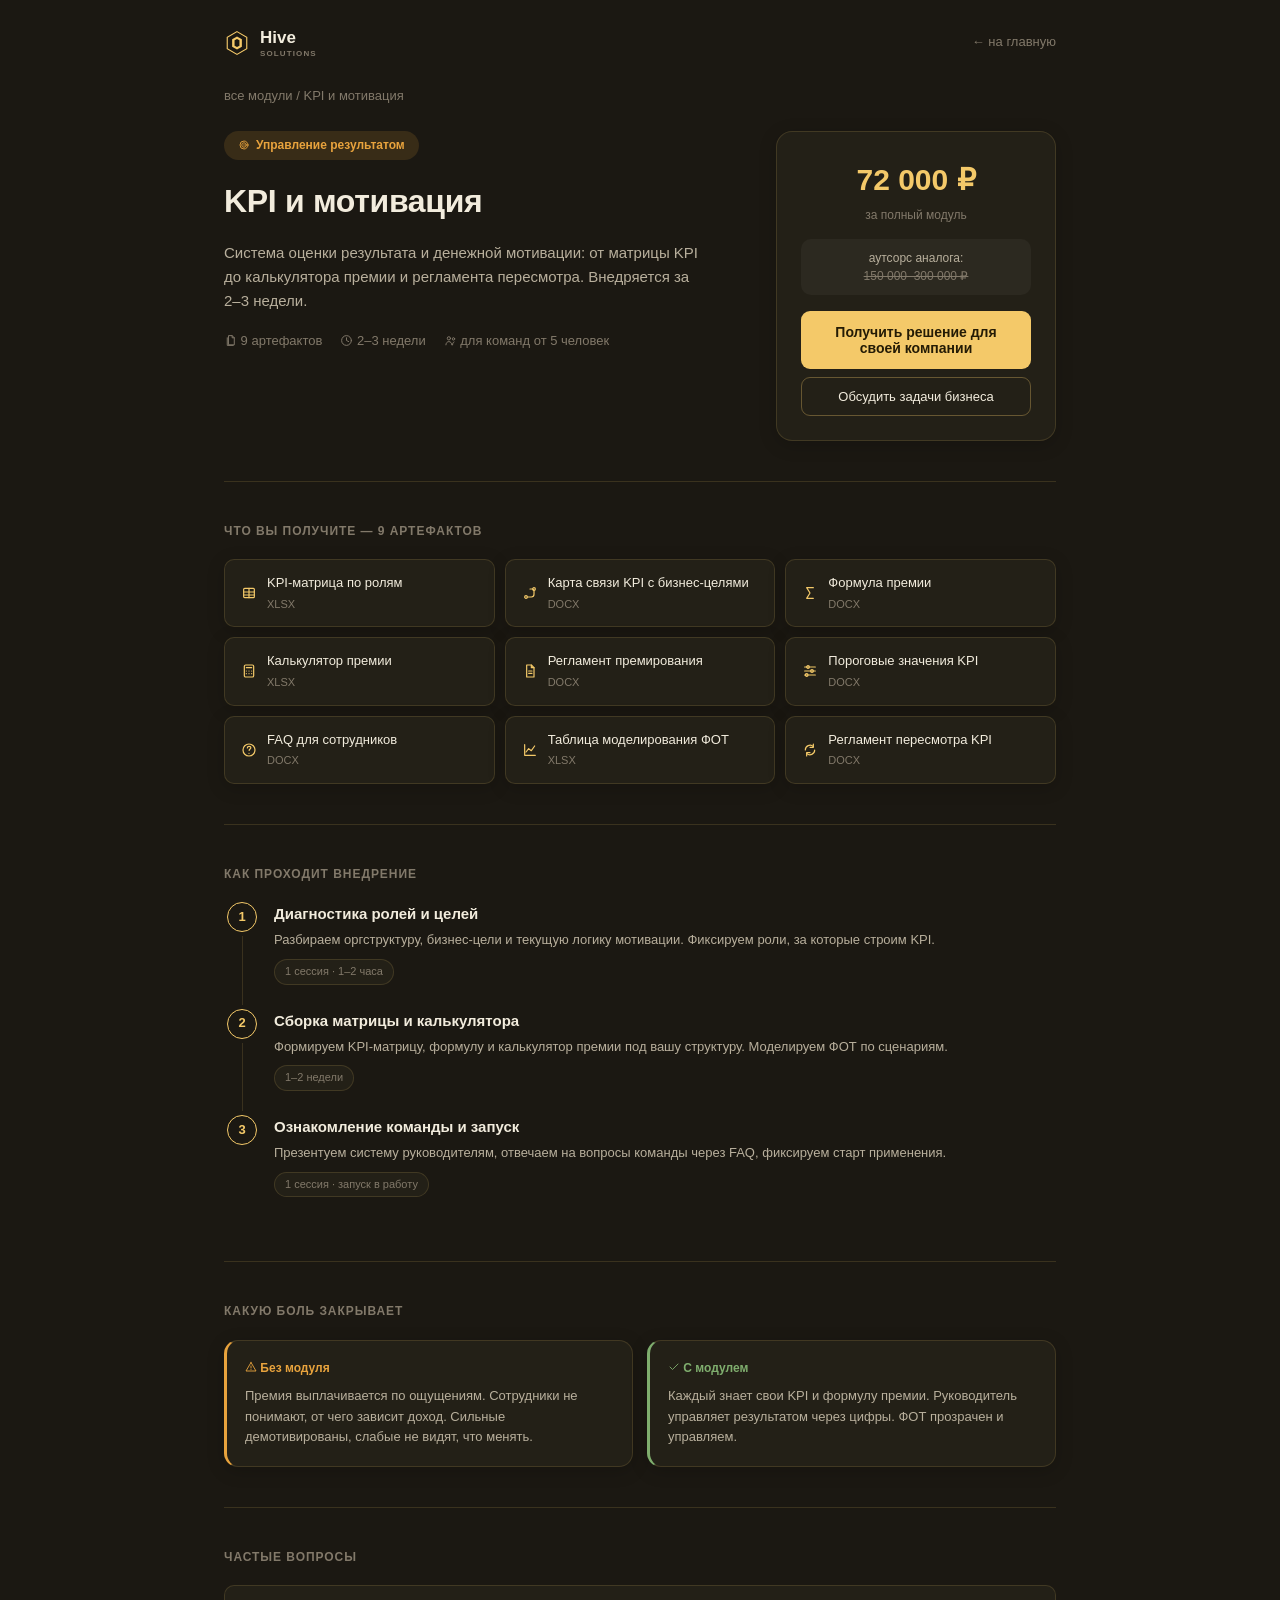
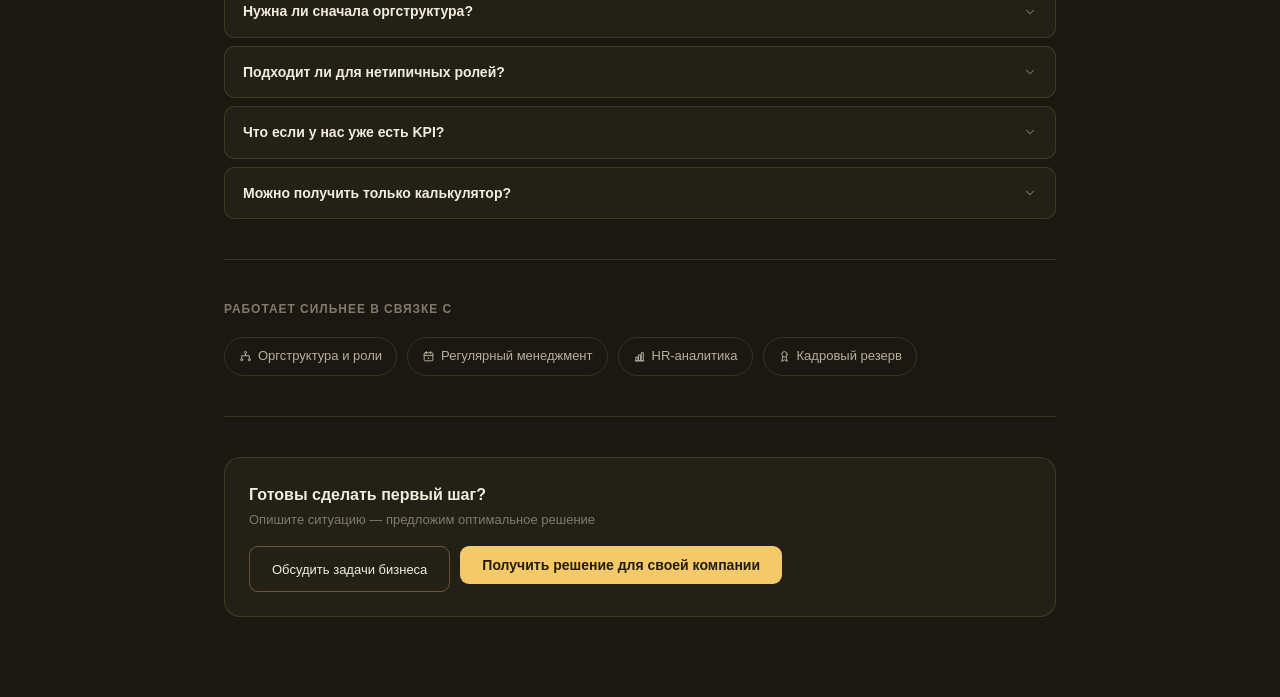
<file: module-kpi.html>
<!DOCTYPE html>
<html lang="ru">
<head>
<meta charset="UTF-8">
<meta name="viewport" content="width=device-width, initial-scale=1.0">
<title>KPI и мотивация — модуль Hive</title>
<style>
  :root{
    --bg: #1B1812;
    --bg-card: #232017;
    --line: rgba(244,201,105,0.14);
    --line-strong: rgba(244,201,105,0.32);
    --honey: #F4C969;
    --amber: #E8A33D;
    --text: #F2ECDD;
    --text-dim: #B8AF9C;
    --text-faint: #82796A;
    --green: #7FAE6E;
    --green-bg: rgba(127,174,110,0.12);
    --amber-bg: rgba(232,163,61,0.14);
  }
  *{box-sizing:border-box;margin:0;padding:0;}
  body{background:var(--bg);color:var(--text);font-family:'Inter',-apple-system,'Segoe UI',sans-serif;line-height:1.6;}
  .wrap{max-width:880px;margin:0 auto;padding:0 24px 80px;}
  nav{display:flex;align-items:center;gap:10px;padding:28px 0;}
  .brand-mark{width:26px;height:26px;}
  .brand-name{font-size:17px;font-weight:600;line-height:1.15;}
  .brand-name .sub{display:block;font-size:8px;font-weight:600;letter-spacing:0.14em;color:var(--text-faint);margin-top:1px;}
  .brand{display:flex;align-items:center;gap:10px;text-decoration:none;color:inherit;}
  a.back{color:var(--text-faint);text-decoration:none;font-size:13px;margin-left:auto;}
  a.back:hover{color:var(--honey);}
  .crumb{font-size:13px;color:var(--text-faint);margin-bottom:24px;}
  .crumb a{color:var(--text-faint);text-decoration:none;}
  .crumb a:hover{color:var(--honey);}

  .hero{display:grid;grid-template-columns:1fr 280px;gap:28px;align-items:start;margin-bottom:40px;}
  @media (max-width:700px){.hero{grid-template-columns:1fr;}}
  .tag{display:inline-flex;align-items:center;gap:6px;font-size:12px;font-weight:600;color:var(--amber);background:var(--amber-bg);padding:5px 14px;border-radius:20px;margin-bottom:16px;}
  h1{font-size:32px;font-weight:600;letter-spacing:-0.01em;margin-bottom:14px;}
  .hero-desc{font-size:15px;color:var(--text-dim);margin-bottom:18px;max-width:480px;}
  .hero-meta{display:flex;gap:18px;flex-wrap:wrap;}
  .meta-item{font-size:13px;color:var(--text-faint);}

  .price-card{background:var(--bg-card);border:1px solid var(--line);border-radius:16px;padding:24px;text-align:center;}
  .price-val{font-size:30px;font-weight:600;color:var(--honey);margin-bottom:2px;}
  .price-sub{font-size:12px;color:var(--text-faint);margin-bottom:14px;}
  .price-compare{font-size:12px;color:var(--text-dim);background:rgba(255,255,255,0.04);border-radius:10px;padding:10px;margin-bottom:16px;line-height:1.5;}
  .price-compare s{color:var(--text-faint);}
  .btn-primary{width:100%;background:var(--honey);color:#241B05;border:none;padding:13px;border-radius:9px;font-size:14px;font-weight:600;cursor:pointer;font-family:inherit;margin-bottom:8px;}
  .btn-primary:hover{background:#FFD685;}
  .btn-outline{width:100%;background:transparent;border:1px solid var(--line-strong);color:var(--text);padding:11px;border-radius:9px;font-size:13px;cursor:pointer;font-family:inherit;}
  .btn-outline:hover{border-color:var(--honey);}

  .divider{height:1px;background:var(--line);margin:40px 0;}
  .sec-label{font-size:12px;font-weight:600;letter-spacing:0.08em;text-transform:uppercase;color:var(--text-faint);margin-bottom:18px;}

  .arts-grid{display:grid;grid-template-columns:repeat(auto-fit,minmax(220px,1fr));gap:10px;}
  .art-item{background:var(--bg-card);border:1px solid var(--line);border-radius:10px;padding:13px 16px;display:flex;align-items:center;gap:10px;}
  .art-icon{font-size:16px;color:var(--honey);flex-shrink:0;}
  .art-name{font-size:13px;color:var(--text);}
  .art-fmt{font-size:11px;color:var(--text-faint);margin-top:2px;}

  .steps{display:flex;flex-direction:column;}
  .step{display:grid;grid-template-columns:36px 1fr;gap:14px;}
  .step-line{display:flex;flex-direction:column;align-items:center;}
  .step-num{width:30px;height:30px;border-radius:50%;border:1px solid var(--honey);display:flex;align-items:center;justify-content:center;font-size:13px;font-weight:600;color:var(--honey);flex-shrink:0;}
  .step-connector{width:1px;flex:1;background:var(--line);min-height:24px;margin:4px 0;}
  .step-body{padding-bottom:24px;}
  .step-title{font-size:15px;font-weight:600;margin-bottom:4px;}
  .step-desc{font-size:13px;color:var(--text-dim);line-height:1.6;margin-bottom:6px;}
  .step-tag{display:inline-block;font-size:11px;color:var(--text-faint);background:var(--bg-card);border:1px solid var(--line);padding:3px 10px;border-radius:20px;}

  .pain-grid{display:grid;grid-template-columns:1fr 1fr;gap:14px;}
  @media (max-width:600px){.pain-grid{grid-template-columns:1fr;}}
  .pain-card{border-radius:14px;border:1px solid var(--line);padding:18px;background:var(--bg-card);border-left:3px solid var(--text-faint);}
  .pain-card.bad{border-left-color:var(--amber);}
  .pain-card.good{border-left-color:var(--green);}
  .pain-head{font-size:12px;font-weight:600;margin-bottom:8px;color:var(--text-dim);}
  .pain-card.good .pain-head{color:var(--green);}
  .pain-card.bad .pain-head{color:var(--amber);}
  .pain-text{font-size:13px;color:var(--text-dim);line-height:1.6;}

  .faq{display:flex;flex-direction:column;gap:8px;}
  .faq-item{border:1px solid var(--line);border-radius:10px;overflow:hidden;background:var(--bg-card);}
  .faq-q{padding:14px 18px;font-size:14px;font-weight:600;cursor:pointer;display:flex;justify-content:space-between;align-items:center;}
  .faq-q:hover{background:rgba(255,255,255,0.02);}
  .faq-arrow{color:var(--text-faint);transition:transform 0.2s;}
  .faq-a{padding:0 18px 0;font-size:13px;color:var(--text-dim);line-height:1.6;max-height:0;overflow:hidden;transition:max-height 0.2s,padding 0.2s;}
  .faq-a.open{padding:0 18px 16px;max-height:200px;}

  .synergy-row{display:flex;gap:10px;flex-wrap:wrap;}
  .syn-chip{display:flex;align-items:center;gap:6px;font-size:13px;padding:8px 14px;border-radius:20px;border:1px solid var(--line);color:var(--text-dim);cursor:pointer;text-decoration:none;}
  .syn-chip:hover{border-color:var(--honey);color:var(--honey);background:rgba(244,201,105,0.06);}

  .bottom-cta{background:var(--bg-card);border:1px solid var(--line);border-radius:16px;padding:24px;display:flex;justify-content:space-between;align-items:center;gap:16px;flex-wrap:wrap;}
  .bc-title{font-size:16px;font-weight:600;margin-bottom:2px;}
  .bc-sub{font-size:13px;color:var(--text-faint);}
  .bc-btns{display:flex;gap:10px;}
  .bc-btns .btn-primary, .bc-btns .btn-outline{width:auto;padding:11px 22px;}

  .hive-overlay{position:fixed;top:0;left:0;width:100%;height:100%;background:rgba(0,0,0,0.6);display:flex;align-items:center;justify-content:center;z-index:1000;padding:20px;}
  .hive-modal{background:var(--bg-card);border:1px solid var(--line-strong);border-radius:16px;padding:28px;max-width:420px;width:100%;}
  .hive-modal h3{font-size:18px;font-weight:600;margin-bottom:18px;}
  .hive-field{margin-bottom:14px;}
  .hive-field label{display:block;font-size:12px;color:var(--text-faint);margin-bottom:6px;}
  .hive-field input, .hive-field textarea{width:100%;background:var(--bg);border:1px solid var(--line);border-radius:8px;padding:10px 12px;color:var(--text);font-size:14px;font-family:inherit;}
  .hive-field input:focus, .hive-field textarea:focus{outline:none;border-color:var(--honey);}
  .hive-field textarea{resize:vertical;min-height:64px;}
  .hive-modal-actions{display:flex;gap:10px;margin-top:18px;}
  .hive-modal-actions button{flex:1;}
  .hive-close{position:absolute;top:18px;right:18px;background:none;border:none;color:var(--text-faint);font-size:20px;cursor:pointer;line-height:1;}
  .hive-close:hover{color:var(--text);}
  .hive-modal{position:relative;}
  .hive-success{text-align:center;padding:12px 0;}
  .hive-success i{font-size:36px;color:var(--green);margin-bottom:12px;display:block;}
  .hive-success p{font-size:14px;color:var(--text-dim);}
</style>
<!-- Общий слой микроанимаций и hover-эффектов (см. hive-motion.css) -->
<link rel="stylesheet" href="hive-motion.css">
</head>
<body>

<div class="wrap">
  <nav>
    <a class="brand" href="index.html">
      <svg class="brand-mark" viewBox="0 0 32 32" fill="none"><polygon points="16,2 28,9 28,23 16,30 4,23 4,9" fill="none" stroke="#F4C969" stroke-width="1.4"/><polygon points="16,8 22,11.5 22,20.5 16,24 10,20.5 10,11.5" fill="#F4C969"/><polygon points="16,11 19,12.7 19,19.3 16,21 13,19.3 13,12.7" fill="#1B1812"/></svg>
      <span class="brand-name">Hive<span class="sub">SOLUTIONS</span></span>
    </a>
    <a class="back" href="index.html">← на главную</a>
  </nav>

  <div class="crumb"><a href="diagnostics.html">все модули</a> / KPI и мотивация</div>

  <div class="hero">
    <div>
      <div class="tag"><svg class="tii" viewBox="0 0 24 24" aria-hidden="true"><circle cx="12" cy="12" r="8"/><circle cx="12" cy="12" r="4.5"/><circle cx="12" cy="12" r="1.3" fill="currentColor" stroke="none"/></svg> Управление результатом</div>
      <h1>KPI и мотивация</h1>
      <p class="hero-desc">Система оценки результата и денежной мотивации: от матрицы KPI до калькулятора премии и регламента пересмотра. Внедряется за 2–3 недели.</p>
      <div class="hero-meta">
        <span class="meta-item"><svg class="tii" viewBox="0 0 24 24" aria-hidden="true"><path d="M9 3h6l4 4v13H9z"/><path d="M15 3v4h4"/><path d="M6 7v14h11"/></svg> 9 артефактов</span>
        <span class="meta-item"><svg class="tii" viewBox="0 0 24 24" aria-hidden="true"><circle cx="12" cy="12" r="9"/><polyline points="12 7 12 12 16 14"/></svg> 2–3 недели</span>
        <span class="meta-item"><svg class="tii" viewBox="0 0 24 24" aria-hidden="true"><circle cx="9" cy="8" r="3"/><path d="M3.5 20c0-3.3 2.5-6 5.5-6s5.5 2.7 5.5 6"/><circle cx="17.5" cy="9" r="2.2"/><path d="M15.8 20c0-2.7 1-4.8 2.7-5.4"/></svg> для команд от 5 человек</span>
      </div>
    </div>
    <div class="price-card">
      <div class="price-val">72 000 ₽</div>
      <div class="price-sub">за полный модуль</div>
      <div class="price-compare">аутсорс аналога:<br><s>150 000–300 000 ₽</s></div>
      <button class="btn-primary" onclick="hiveOpenForm(MODULE_NAME, 'start')">Получить решение для своей компании</button>
      <button class="btn-outline" onclick="hiveOpenForm(MODULE_NAME, 'question')">Обсудить задачи бизнеса</button>
    </div>
  </div>

  <div class="divider"></div>

  <div class="sec-label">Что вы получите — 9 артефактов</div>
  <div class="arts-grid reveal-group">
    <div class="art-item"><svg class="tii art-icon" viewBox="0 0 24 24" aria-hidden="true"><rect x="4" y="5" width="16" height="14" rx="1.5"/><line x1="4" y1="10.5" x2="20" y2="10.5"/><line x1="4" y1="15" x2="20" y2="15"/><line x1="12" y1="5" x2="12" y2="19"/></svg><div><div class="art-name">KPI-матрица по ролям</div><div class="art-fmt">XLSX</div></div></div>
    <div class="art-item"><svg class="tii art-icon" viewBox="0 0 24 24" aria-hidden="true"><circle cx="6" cy="18" r="2"/><circle cx="18" cy="6" r="2"/><path d="M8 18h6a4 4 0 0 0 4-4V9a3 3 0 0 0-3-3h-3"/></svg><div><div class="art-name">Карта связи KPI с бизнес-целями</div><div class="art-fmt">DOCX</div></div></div>
    <div class="art-item"><svg class="tii art-icon" viewBox="0 0 24 24" aria-hidden="true"><path d="M17 4H7l5 8-5 8h10"/></svg><div><div class="art-name">Формула премии</div><div class="art-fmt">DOCX</div></div></div>
    <div class="art-item"><svg class="tii art-icon" viewBox="0 0 24 24" aria-hidden="true"><rect x="5" y="3" width="14" height="18" rx="2"/><line x1="8" y1="7" x2="16" y2="7"/><line x1="8" y1="12" x2="8" y2="12.01"/><line x1="12" y1="12" x2="12" y2="12.01"/><line x1="16" y1="12" x2="16" y2="12.01"/><line x1="8" y1="16" x2="8" y2="16.01"/><line x1="12" y1="16" x2="12" y2="16.01"/><line x1="16" y1="16" x2="16" y2="16.01"/></svg><div><div class="art-name">Калькулятор премии</div><div class="art-fmt">XLSX</div></div></div>
    <div class="art-item"><svg class="tii art-icon" viewBox="0 0 24 24" aria-hidden="true"><path d="M7 3h7l4 4v14H7z"/><path d="M14 3v4h4"/><line x1="10" y1="12" x2="15" y2="12"/><line x1="10" y1="15.5" x2="15" y2="15.5"/></svg><div><div class="art-name">Регламент премирования</div><div class="art-fmt">DOCX</div></div></div>
    <div class="art-item"><svg class="tii art-icon" viewBox="0 0 24 24" aria-hidden="true"><line x1="4" y1="6" x2="20" y2="6"/><circle cx="9" cy="6" r="2"/><line x1="4" y1="12" x2="20" y2="12"/><circle cx="15" cy="12" r="2"/><line x1="4" y1="18" x2="20" y2="18"/><circle cx="7" cy="18" r="2"/></svg><div><div class="art-name">Пороговые значения KPI</div><div class="art-fmt">DOCX</div></div></div>
    <div class="art-item"><svg class="tii art-icon" viewBox="0 0 24 24" aria-hidden="true"><circle cx="12" cy="12" r="9"/><path d="M9.5 9c0-1.5 1.2-2.5 2.7-2.5s2.6 1 2.6 2.3c0 1.6-2.3 1.8-2.6 3.7"/><line x1="12" y1="17" x2="12.01" y2="17"/></svg><div><div class="art-name">FAQ для сотрудников</div><div class="art-fmt">DOCX</div></div></div>
    <div class="art-item"><svg class="tii art-icon" viewBox="0 0 24 24" aria-hidden="true"><polyline points="4 4 4 20 20 20"/><polyline points="6 15 10 10 14 13 19 6"/></svg><div><div class="art-name">Таблица моделирования ФОТ</div><div class="art-fmt">XLSX</div></div></div>
    <div class="art-item"><svg class="tii art-icon" viewBox="0 0 24 24" aria-hidden="true"><path d="M5 12a7 7 0 0 1 12-5"/><polyline points="17 3 17 8 12 8"/><path d="M19 12a7 7 0 0 1-12 5"/><polyline points="7 21 7 16 12 16"/></svg><div><div class="art-name">Регламент пересмотра KPI</div><div class="art-fmt">DOCX</div></div></div>
  </div>

  <div class="divider"></div>

  <div class="sec-label">Как проходит внедрение</div>
  <div class="steps reveal">
    <div class="step">
      <div class="step-line"><div class="step-num">1</div><div class="step-connector"></div></div>
      <div class="step-body"><div class="step-title">Диагностика ролей и целей</div><div class="step-desc">Разбираем оргструктуру, бизнес-цели и текущую логику мотивации. Фиксируем роли, за которые строим KPI.</div><div class="step-tag">1 сессия · 1–2 часа</div></div>
    </div>
    <div class="step">
      <div class="step-line"><div class="step-num">2</div><div class="step-connector"></div></div>
      <div class="step-body"><div class="step-title">Сборка матрицы и калькулятора</div><div class="step-desc">Формируем KPI-матрицу, формулу и калькулятор премии под вашу структуру. Моделируем ФОТ по сценариям.</div><div class="step-tag">1–2 недели</div></div>
    </div>
    <div class="step">
      <div class="step-line"><div class="step-num">3</div></div>
      <div class="step-body"><div class="step-title">Ознакомление команды и запуск</div><div class="step-desc">Презентуем систему руководителям, отвечаем на вопросы команды через FAQ, фиксируем старт применения.</div><div class="step-tag">1 сессия · запуск в работу</div></div>
    </div>
  </div>

  <div class="divider"></div>

  <div class="sec-label">Какую боль закрывает</div>
  <div class="pain-grid reveal-group">
    <div class="pain-card bad">
      <div class="pain-head"><svg class="tii" viewBox="0 0 24 24" aria-hidden="true"><path d="M12 3 2 20h20L12 3z"/><line x1="12" y1="10" x2="12" y2="14"/><line x1="12" y1="17" x2="12.01" y2="17"/></svg> Без модуля</div>
      <div class="pain-text">Премия выплачивается по ощущениям. Сотрудники не понимают, от чего зависит доход. Сильные демотивированы, слабые не видят, что менять.</div>
    </div>
    <div class="pain-card good">
      <div class="pain-head"><svg class="tii" viewBox="0 0 24 24" aria-hidden="true"><polyline points="4 12 9 17 20 6"/></svg> С модулем</div>
      <div class="pain-text">Каждый знает свои KPI и формулу премии. Руководитель управляет результатом через цифры. ФОТ прозрачен и управляем.</div>
    </div>
  </div>

  <div class="divider"></div>

  <div class="sec-label">Частые вопросы</div>
  <div class="faq">
    <div class="faq-item">
      <div class="faq-q" onclick="toggleFaq(this)"><span>Нужна ли сначала оргструктура?</span><svg class="tii faq-arrow" viewBox="0 0 24 24" aria-hidden="true"><polyline points="6 9 12 15 18 9"/></svg></div>
      <div class="faq-a">Нет жёсткого барьера — модуль можно запустить и без формализованной оргструктуры. Но если роли размыты, KPI получится менее точным. Оптимально делать параллельно или сразу после модуля «Оргструктура и роли».</div>
    </div>
    <div class="faq-item">
      <div class="faq-q" onclick="toggleFaq(this)"><span>Подходит ли для нетипичных ролей?</span><svg class="tii faq-arrow" viewBox="0 0 24 24" aria-hidden="true"><polyline points="6 9 12 15 18 9"/></svg></div>
      <div class="faq-a">Да. Матрица строится под конкретные роли вашей компании — продажи, поддержка, разработка, операционка. Нет шаблона «один размер для всех».</div>
    </div>
    <div class="faq-item">
      <div class="faq-q" onclick="toggleFaq(this)"><span>Что если у нас уже есть KPI?</span><svg class="tii faq-arrow" viewBox="0 0 24 24" aria-hidden="true"><polyline points="6 9 12 15 18 9"/></svg></div>
      <div class="faq-a">Начинаем с аудита текущей системы. Часто достаточно доработать формулу, добавить пороговые значения и калькулятор — не переделывать всё с нуля.</div>
    </div>
    <div class="faq-item">
      <div class="faq-q" onclick="toggleFaq(this)"><span>Можно получить только калькулятор?</span><svg class="tii faq-arrow" viewBox="0 0 24 24" aria-hidden="true"><polyline points="6 9 12 15 18 9"/></svg></div>
      <div class="faq-a">Да — отдельные артефакты доступны в формате self-service. Напишите нам, уточним состав и стоимость под вашу задачу.</div>
    </div>
  </div>

  <div class="divider"></div>

  <div class="sec-label">Работает сильнее в связке с</div>
  <div class="synergy-row">
    <a class="syn-chip" href="module-org.html"><svg class="tii" viewBox="0 0 24 24" aria-hidden="true"><circle cx="12" cy="4.5" r="2"/><circle cx="5" cy="18" r="2"/><circle cx="19" cy="18" r="2"/><path d="M12 6.5v4M12 10.5H5v5.5M12 10.5h7v5.5"/></svg> Оргструктура и роли</a>
    <a class="syn-chip" href="module-mgmt.html"><svg class="tii" viewBox="0 0 24 24" aria-hidden="true"><rect x="4" y="5" width="16" height="15" rx="2"/><line x1="4" y1="10" x2="20" y2="10"/><line x1="8" y1="3" x2="8" y2="7"/><line x1="16" y1="3" x2="16" y2="7"/><circle cx="12" cy="15" r="1.5" fill="currentColor" stroke="none"/></svg> Регулярный менеджмент</a>
    <a class="syn-chip" href="module-analytics.html"><svg class="tii" viewBox="0 0 24 24" aria-hidden="true"><line x1="4" y1="20" x2="20" y2="20"/><rect x="6" y="13" width="3" height="7"/><rect x="11" y="9" width="3" height="11"/><rect x="16" y="5" width="3" height="15"/></svg> HR-аналитика</a>
    <a class="syn-chip" href="diagnostics.html"><svg class="tii" viewBox="0 0 24 24" aria-hidden="true"><circle cx="12" cy="8" r="5"/><path d="M9 12.5 7 21l5-3 5 3-2-8.5"/></svg> Кадровый резерв</a>
  </div>

  <div class="divider"></div>

  <div class="bottom-cta reveal">
    <div><div class="bc-title">Готовы сделать первый шаг?</div><div class="bc-sub">Опишите ситуацию — предложим оптимальное решение</div></div>
    <div class="bc-btns">
      <button class="btn-outline" onclick="hiveOpenForm(MODULE_NAME, 'question')">Обсудить задачи бизнеса</button>
      <button class="btn-primary" onclick="hiveOpenForm(MODULE_NAME, 'start')">Получить решение для своей компании</button>
    </div>
  </div>
</div>


<div class="hive-overlay" id="hive-modal-overlay">
  <div class="hive-modal">
    <button class="hive-close" onclick="hiveCloseForm()" aria-label="Закрыть">&times;</button>
    <h3 id="hive-modal-title">Получить решение для своей компании</h3>
    <input type="hidden" id="hive-modal-module">
    <input type="hidden" id="hive-modal-intent">
    <form id="hive-form-fields" onsubmit="hiveSubmitForm(event)">
      <div class="hive-field"><label for="hive-name">Имя</label><input type="text" id="hive-name" placeholder="Как вас зовут"></div>
      <div class="hive-field"><label for="hive-contact">Телефон, телеграм или email</label><input type="text" id="hive-contact" required placeholder="Куда написать"></div>
      <div class="hive-field"><label for="hive-comment">Комментарий (необязательно)</label><textarea id="hive-comment" placeholder="Коротко о вашей ситуации"></textarea></div>
      <div class="hive-modal-actions">
        <button type="button" class="btn-outline" onclick="hiveCloseForm()">Отмена</button>
        <button type="submit" class="btn-primary">Отправить</button>
      </div>
    </form>
    <div id="hive-form-success" style="display:none;" class="hive-success">
      <svg class="tii" viewBox="0 0 24 24" aria-hidden="true"><circle cx="12" cy="12" r="9"/><polyline points="8 12.5 11 15.5 16 9"/></svg>
      <p>Заявка отправлена. Свяжемся в течение дня.</p>
      <div class="hive-modal-actions" style="margin-top:18px;">
        <button class="btn-primary" style="flex:1;" onclick="hiveCloseForm()">Готово</button>
      </div>
    </div>
  </div>
</div>

<script src="hive-lead-capture.js"></script>
<!-- Общий слой микроанимаций: плавное появление секций при скролле -->
<script src="hive-motion.js"></script>
<script>
const MODULE_NAME = "KPI и мотивация";
function toggleFaq(el){
  const a=el.nextElementSibling;
  const arrow=el.querySelector('.faq-arrow');
  const isOpen=a.classList.contains('open');
  document.querySelectorAll('.faq-a').forEach(x=>x.classList.remove('open'));
  document.querySelectorAll('.faq-arrow').forEach(x=>x.style.transform='');
  if(!isOpen){a.classList.add('open');arrow.style.transform='rotate(180deg)';}
}
hiveTrackView(MODULE_NAME);
</script>
</body>
</html>
</file>
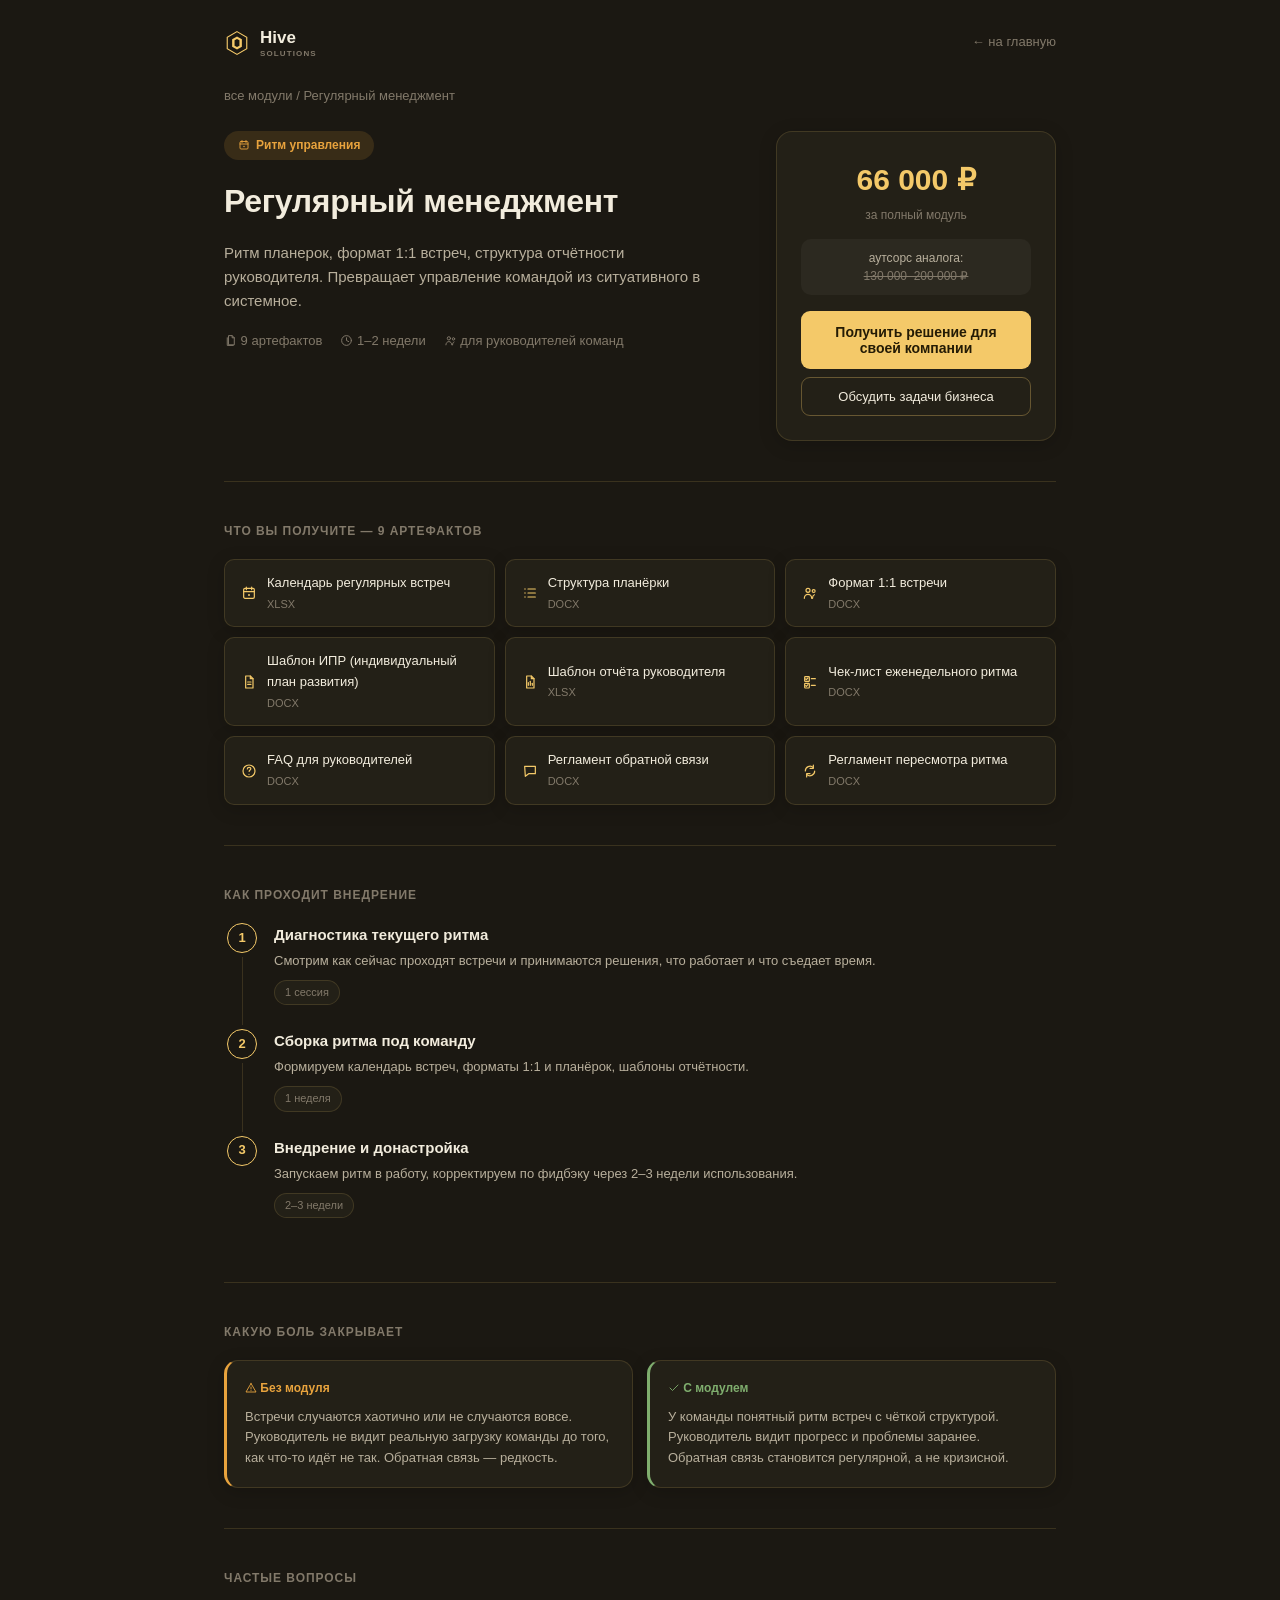
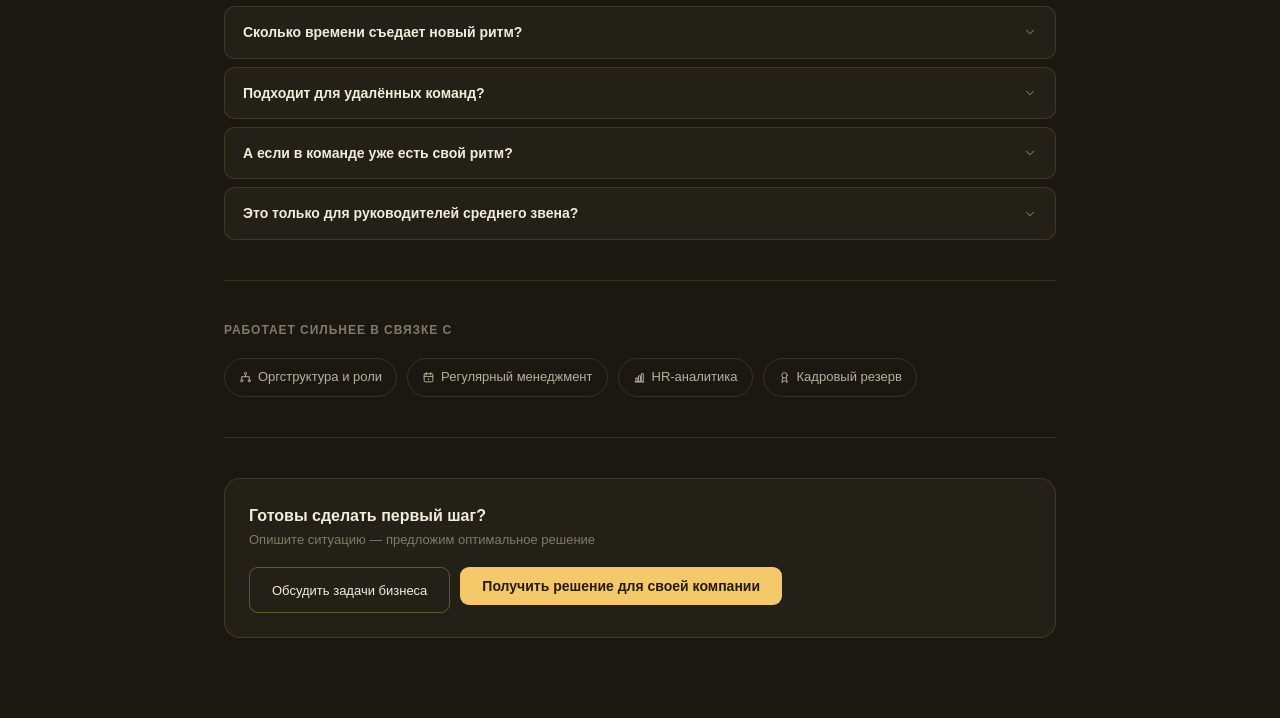
<file: module-mgmt.html>
<!DOCTYPE html>
<html lang="ru">
<head>
<meta charset="UTF-8">
<meta name="viewport" content="width=device-width, initial-scale=1.0">
<title>Регулярный менеджмент — модуль Hive</title>
<style>
  :root{
    --bg: #1B1812;
    --bg-card: #232017;
    --line: rgba(244,201,105,0.14);
    --line-strong: rgba(244,201,105,0.32);
    --honey: #F4C969;
    --amber: #E8A33D;
    --text: #F2ECDD;
    --text-dim: #B8AF9C;
    --text-faint: #82796A;
    --green: #7FAE6E;
    --green-bg: rgba(127,174,110,0.12);
    --amber-bg: rgba(232,163,61,0.14);
  }
  *{box-sizing:border-box;margin:0;padding:0;}
  body{background:var(--bg);color:var(--text);font-family:'Inter',-apple-system,'Segoe UI',sans-serif;line-height:1.6;}
  .wrap{max-width:880px;margin:0 auto;padding:0 24px 80px;}
  nav{display:flex;align-items:center;gap:10px;padding:28px 0;}
  .brand-mark{width:26px;height:26px;}
  .brand-name{font-size:17px;font-weight:600;line-height:1.15;}
  .brand-name .sub{display:block;font-size:8px;font-weight:600;letter-spacing:0.14em;color:var(--text-faint);margin-top:1px;}
  .brand{display:flex;align-items:center;gap:10px;text-decoration:none;color:inherit;}
  a.back{color:var(--text-faint);text-decoration:none;font-size:13px;margin-left:auto;}
  a.back:hover{color:var(--honey);}
  .crumb{font-size:13px;color:var(--text-faint);margin-bottom:24px;}
  .crumb a{color:var(--text-faint);text-decoration:none;}
  .crumb a:hover{color:var(--honey);}

  .hero{display:grid;grid-template-columns:1fr 280px;gap:28px;align-items:start;margin-bottom:40px;}
  @media (max-width:700px){.hero{grid-template-columns:1fr;}}
  .tag{display:inline-flex;align-items:center;gap:6px;font-size:12px;font-weight:600;color:var(--amber);background:var(--amber-bg);padding:5px 14px;border-radius:20px;margin-bottom:16px;}
  h1{font-size:32px;font-weight:600;letter-spacing:-0.01em;margin-bottom:14px;}
  .hero-desc{font-size:15px;color:var(--text-dim);margin-bottom:18px;max-width:480px;}
  .hero-meta{display:flex;gap:18px;flex-wrap:wrap;}
  .meta-item{font-size:13px;color:var(--text-faint);}

  .price-card{background:var(--bg-card);border:1px solid var(--line);border-radius:16px;padding:24px;text-align:center;}
  .price-val{font-size:30px;font-weight:600;color:var(--honey);margin-bottom:2px;}
  .price-sub{font-size:12px;color:var(--text-faint);margin-bottom:14px;}
  .price-compare{font-size:12px;color:var(--text-dim);background:rgba(255,255,255,0.04);border-radius:10px;padding:10px;margin-bottom:16px;line-height:1.5;}
  .price-compare s{color:var(--text-faint);}
  .btn-primary{width:100%;background:var(--honey);color:#241B05;border:none;padding:13px;border-radius:9px;font-size:14px;font-weight:600;cursor:pointer;font-family:inherit;margin-bottom:8px;}
  .btn-primary:hover{background:#FFD685;}
  .btn-outline{width:100%;background:transparent;border:1px solid var(--line-strong);color:var(--text);padding:11px;border-radius:9px;font-size:13px;cursor:pointer;font-family:inherit;}
  .btn-outline:hover{border-color:var(--honey);}

  .divider{height:1px;background:var(--line);margin:40px 0;}
  .sec-label{font-size:12px;font-weight:600;letter-spacing:0.08em;text-transform:uppercase;color:var(--text-faint);margin-bottom:18px;}

  .arts-grid{display:grid;grid-template-columns:repeat(auto-fit,minmax(220px,1fr));gap:10px;}
  .art-item{background:var(--bg-card);border:1px solid var(--line);border-radius:10px;padding:13px 16px;display:flex;align-items:center;gap:10px;}
  .art-icon{font-size:16px;color:var(--honey);flex-shrink:0;}
  .art-name{font-size:13px;color:var(--text);}
  .art-fmt{font-size:11px;color:var(--text-faint);margin-top:2px;}

  .steps{display:flex;flex-direction:column;}
  .step{display:grid;grid-template-columns:36px 1fr;gap:14px;}
  .step-line{display:flex;flex-direction:column;align-items:center;}
  .step-num{width:30px;height:30px;border-radius:50%;border:1px solid var(--honey);display:flex;align-items:center;justify-content:center;font-size:13px;font-weight:600;color:var(--honey);flex-shrink:0;}
  .step-connector{width:1px;flex:1;background:var(--line);min-height:24px;margin:4px 0;}
  .step-body{padding-bottom:24px;}
  .step-title{font-size:15px;font-weight:600;margin-bottom:4px;}
  .step-desc{font-size:13px;color:var(--text-dim);line-height:1.6;margin-bottom:6px;}
  .step-tag{display:inline-block;font-size:11px;color:var(--text-faint);background:var(--bg-card);border:1px solid var(--line);padding:3px 10px;border-radius:20px;}

  .pain-grid{display:grid;grid-template-columns:1fr 1fr;gap:14px;}
  @media (max-width:600px){.pain-grid{grid-template-columns:1fr;}}
  .pain-card{border-radius:14px;border:1px solid var(--line);padding:18px;background:var(--bg-card);border-left:3px solid var(--text-faint);}
  .pain-card.bad{border-left-color:var(--amber);}
  .pain-card.good{border-left-color:var(--green);}
  .pain-head{font-size:12px;font-weight:600;margin-bottom:8px;color:var(--text-dim);}
  .pain-card.good .pain-head{color:var(--green);}
  .pain-card.bad .pain-head{color:var(--amber);}
  .pain-text{font-size:13px;color:var(--text-dim);line-height:1.6;}

  .faq{display:flex;flex-direction:column;gap:8px;}
  .faq-item{border:1px solid var(--line);border-radius:10px;overflow:hidden;background:var(--bg-card);}
  .faq-q{padding:14px 18px;font-size:14px;font-weight:600;cursor:pointer;display:flex;justify-content:space-between;align-items:center;}
  .faq-q:hover{background:rgba(255,255,255,0.02);}
  .faq-arrow{color:var(--text-faint);transition:transform 0.2s;}
  .faq-a{padding:0 18px 0;font-size:13px;color:var(--text-dim);line-height:1.6;max-height:0;overflow:hidden;transition:max-height 0.2s,padding 0.2s;}
  .faq-a.open{padding:0 18px 16px;max-height:200px;}

  .synergy-row{display:flex;gap:10px;flex-wrap:wrap;}
  .syn-chip{display:flex;align-items:center;gap:6px;font-size:13px;padding:8px 14px;border-radius:20px;border:1px solid var(--line);color:var(--text-dim);cursor:pointer;text-decoration:none;}
  .syn-chip:hover{border-color:var(--honey);color:var(--honey);background:rgba(244,201,105,0.06);}

  .bottom-cta{background:var(--bg-card);border:1px solid var(--line);border-radius:16px;padding:24px;display:flex;justify-content:space-between;align-items:center;gap:16px;flex-wrap:wrap;}
  .bc-title{font-size:16px;font-weight:600;margin-bottom:2px;}
  .bc-sub{font-size:13px;color:var(--text-faint);}
  .bc-btns{display:flex;gap:10px;}
  .bc-btns .btn-primary, .bc-btns .btn-outline{width:auto;padding:11px 22px;}

  .hive-overlay{position:fixed;top:0;left:0;width:100%;height:100%;background:rgba(0,0,0,0.6);display:flex;align-items:center;justify-content:center;z-index:1000;padding:20px;}
  .hive-modal{background:var(--bg-card);border:1px solid var(--line-strong);border-radius:16px;padding:28px;max-width:420px;width:100%;}
  .hive-modal h3{font-size:18px;font-weight:600;margin-bottom:18px;}
  .hive-field{margin-bottom:14px;}
  .hive-field label{display:block;font-size:12px;color:var(--text-faint);margin-bottom:6px;}
  .hive-field input, .hive-field textarea{width:100%;background:var(--bg);border:1px solid var(--line);border-radius:8px;padding:10px 12px;color:var(--text);font-size:14px;font-family:inherit;}
  .hive-field input:focus, .hive-field textarea:focus{outline:none;border-color:var(--honey);}
  .hive-field textarea{resize:vertical;min-height:64px;}
  .hive-modal-actions{display:flex;gap:10px;margin-top:18px;}
  .hive-modal-actions button{flex:1;}
  .hive-close{position:absolute;top:18px;right:18px;background:none;border:none;color:var(--text-faint);font-size:20px;cursor:pointer;line-height:1;}
  .hive-close:hover{color:var(--text);}
  .hive-modal{position:relative;}
  .hive-success{text-align:center;padding:12px 0;}
  .hive-success i{font-size:36px;color:var(--green);margin-bottom:12px;display:block;}
  .hive-success p{font-size:14px;color:var(--text-dim);}
</style>
<!-- Общий слой микроанимаций и hover-эффектов (см. hive-motion.css) -->
<link rel="stylesheet" href="hive-motion.css">
</head>
<body>

<div class="wrap">
  <nav>
    <a class="brand" href="index.html">
      <svg class="brand-mark" viewBox="0 0 32 32" fill="none"><polygon points="16,2 28,9 28,23 16,30 4,23 4,9" fill="none" stroke="#F4C969" stroke-width="1.4"/><polygon points="16,8 22,11.5 22,20.5 16,24 10,20.5 10,11.5" fill="#F4C969"/><polygon points="16,11 19,12.7 19,19.3 16,21 13,19.3 13,12.7" fill="#1B1812"/></svg>
      <span class="brand-name">Hive<span class="sub">SOLUTIONS</span></span>
    </a>
    <a class="back" href="index.html">← на главную</a>
  </nav>

  <div class="crumb"><a href="diagnostics.html">все модули</a> / Регулярный менеджмент</div>

  <div class="hero">
    <div>
      <div class="tag"><svg class="tii" viewBox="0 0 24 24" aria-hidden="true"><rect x="4" y="5" width="16" height="15" rx="2"/><line x1="4" y1="10" x2="20" y2="10"/><line x1="8" y1="3" x2="8" y2="7"/><line x1="16" y1="3" x2="16" y2="7"/><circle cx="12" cy="15" r="1.5" fill="currentColor" stroke="none"/></svg> Ритм управления</div>
      <h1>Регулярный менеджмент</h1>
      <p class="hero-desc">Ритм планерок, формат 1:1 встреч, структура отчётности руководителя. Превращает управление командой из ситуативного в системное.</p>
      <div class="hero-meta">
        <span class="meta-item"><svg class="tii" viewBox="0 0 24 24" aria-hidden="true"><path d="M9 3h6l4 4v13H9z"/><path d="M15 3v4h4"/><path d="M6 7v14h11"/></svg> 9 артефактов</span>
        <span class="meta-item"><svg class="tii" viewBox="0 0 24 24" aria-hidden="true"><circle cx="12" cy="12" r="9"/><polyline points="12 7 12 12 16 14"/></svg> 1–2 недели</span>
        <span class="meta-item"><svg class="tii" viewBox="0 0 24 24" aria-hidden="true"><circle cx="9" cy="8" r="3"/><path d="M3.5 20c0-3.3 2.5-6 5.5-6s5.5 2.7 5.5 6"/><circle cx="17.5" cy="9" r="2.2"/><path d="M15.8 20c0-2.7 1-4.8 2.7-5.4"/></svg> для руководителей команд</span>
      </div>
    </div>
    <div class="price-card">
      <div class="price-val">66 000 ₽</div>
      <div class="price-sub">за полный модуль</div>
      <div class="price-compare">аутсорс аналога:<br><s>130 000–200 000 ₽</s></div>
      <button class="btn-primary" onclick="hiveOpenForm(MODULE_NAME, 'start')">Получить решение для своей компании</button>
      <button class="btn-outline" onclick="hiveOpenForm(MODULE_NAME, 'question')">Обсудить задачи бизнеса</button>
    </div>
  </div>

  <div class="divider"></div>

  <div class="sec-label">Что вы получите — 9 артефактов</div>
  <div class="arts-grid reveal-group">
    <div class="art-item"><svg class="tii art-icon" viewBox="0 0 24 24" aria-hidden="true"><rect x="4" y="5" width="16" height="15" rx="2"/><line x1="4" y1="10" x2="20" y2="10"/><line x1="8" y1="3" x2="8" y2="7"/><line x1="16" y1="3" x2="16" y2="7"/><circle cx="12" cy="15" r="1.5" fill="currentColor" stroke="none"/></svg><div><div class="art-name">Календарь регулярных встреч</div><div class="art-fmt">XLSX</div></div></div>
    <div class="art-item"><svg class="tii art-icon" viewBox="0 0 24 24" aria-hidden="true"><line x1="9" y1="6" x2="20" y2="6"/><line x1="9" y1="12" x2="20" y2="12"/><line x1="9" y1="18" x2="20" y2="18"/><circle cx="4.5" cy="6" r="1" fill="currentColor" stroke="none"/><circle cx="4.5" cy="12" r="1" fill="currentColor" stroke="none"/><circle cx="4.5" cy="18" r="1" fill="currentColor" stroke="none"/></svg><div><div class="art-name">Структура планёрки</div><div class="art-fmt">DOCX</div></div></div>
    <div class="art-item"><svg class="tii art-icon" viewBox="0 0 24 24" aria-hidden="true"><circle cx="9" cy="8" r="3"/><path d="M3.5 20c0-3.3 2.5-6 5.5-6s5.5 2.7 5.5 6"/><circle cx="17.5" cy="9" r="2.2"/><path d="M15.8 20c0-2.7 1-4.8 2.7-5.4"/></svg><div><div class="art-name">Формат 1:1 встречи</div><div class="art-fmt">DOCX</div></div></div>
    <div class="art-item"><svg class="tii art-icon" viewBox="0 0 24 24" aria-hidden="true"><path d="M7 3h7l4 4v14H7z"/><path d="M14 3v4h4"/><line x1="10" y1="12" x2="15" y2="12"/><line x1="10" y1="15.5" x2="15" y2="15.5"/></svg><div><div class="art-name">Шаблон ИПР (индивидуальный план развития)</div><div class="art-fmt">DOCX</div></div></div>
    <div class="art-item"><svg class="tii art-icon" viewBox="0 0 24 24" aria-hidden="true"><path d="M7 3h7l4 4v14H7z"/><path d="M14 3v4h4"/><line x1="9.5" y1="17" x2="9.5" y2="13"/><line x1="12.5" y1="17" x2="12.5" y2="11"/><line x1="15.5" y1="17" x2="15.5" y2="14"/></svg><div><div class="art-name">Шаблон отчёта руководителя</div><div class="art-fmt">XLSX</div></div></div>
    <div class="art-item"><svg class="tii art-icon" viewBox="0 0 24 24" aria-hidden="true"><rect x="4" y="4" width="7" height="7" rx="1"/><polyline points="5.5 7.5 6.5 8.5 9 6"/><rect x="4" y="14" width="7" height="7" rx="1"/><polyline points="5.5 17.5 6.5 18.5 9 16"/><line x1="14" y1="7" x2="20" y2="7"/><line x1="14" y1="17" x2="20" y2="17"/></svg><div><div class="art-name">Чек-лист еженедельного ритма</div><div class="art-fmt">DOCX</div></div></div>
    <div class="art-item"><svg class="tii art-icon" viewBox="0 0 24 24" aria-hidden="true"><circle cx="12" cy="12" r="9"/><path d="M9.5 9c0-1.5 1.2-2.5 2.7-2.5s2.6 1 2.6 2.3c0 1.6-2.3 1.8-2.6 3.7"/><line x1="12" y1="17" x2="12.01" y2="17"/></svg><div><div class="art-name">FAQ для руководителей</div><div class="art-fmt">DOCX</div></div></div>
    <div class="art-item"><svg class="tii art-icon" viewBox="0 0 24 24" aria-hidden="true"><path d="M4 5h16v11H10l-5 4z"/></svg><div><div class="art-name">Регламент обратной связи</div><div class="art-fmt">DOCX</div></div></div>
    <div class="art-item"><svg class="tii art-icon" viewBox="0 0 24 24" aria-hidden="true"><path d="M5 12a7 7 0 0 1 12-5"/><polyline points="17 3 17 8 12 8"/><path d="M19 12a7 7 0 0 1-12 5"/><polyline points="7 21 7 16 12 16"/></svg><div><div class="art-name">Регламент пересмотра ритма</div><div class="art-fmt">DOCX</div></div></div>
  </div>

  <div class="divider"></div>

  <div class="sec-label">Как проходит внедрение</div>
  <div class="steps reveal">
    <div class="step">
      <div class="step-line"><div class="step-num">1</div><div class="step-connector"></div></div>
      <div class="step-body"><div class="step-title">Диагностика текущего ритма</div><div class="step-desc">Смотрим как сейчас проходят встречи и принимаются решения, что работает и что съедает время.</div><div class="step-tag">1 сессия</div></div>
    </div>
    <div class="step">
      <div class="step-line"><div class="step-num">2</div><div class="step-connector"></div></div>
      <div class="step-body"><div class="step-title">Сборка ритма под команду</div><div class="step-desc">Формируем календарь встреч, форматы 1:1 и планёрок, шаблоны отчётности.</div><div class="step-tag">1 неделя</div></div>
    </div>
    <div class="step">
      <div class="step-line"><div class="step-num">3</div></div>
      <div class="step-body"><div class="step-title">Внедрение и донастройка</div><div class="step-desc">Запускаем ритм в работу, корректируем по фидбэку через 2–3 недели использования.</div><div class="step-tag">2–3 недели</div></div>
    </div>
  </div>

  <div class="divider"></div>

  <div class="sec-label">Какую боль закрывает</div>
  <div class="pain-grid reveal-group">
    <div class="pain-card bad">
      <div class="pain-head"><svg class="tii" viewBox="0 0 24 24" aria-hidden="true"><path d="M12 3 2 20h20L12 3z"/><line x1="12" y1="10" x2="12" y2="14"/><line x1="12" y1="17" x2="12.01" y2="17"/></svg> Без модуля</div>
      <div class="pain-text">Встречи случаются хаотично или не случаются вовсе. Руководитель не видит реальную загрузку команды до того, как что-то идёт не так. Обратная связь — редкость.</div>
    </div>
    <div class="pain-card good">
      <div class="pain-head"><svg class="tii" viewBox="0 0 24 24" aria-hidden="true"><polyline points="4 12 9 17 20 6"/></svg> С модулем</div>
      <div class="pain-text">У команды понятный ритм встреч с чёткой структурой. Руководитель видит прогресс и проблемы заранее. Обратная связь становится регулярной, а не кризисной.</div>
    </div>
  </div>

  <div class="divider"></div>

  <div class="sec-label">Частые вопросы</div>
  <div class="faq">
    <div class="faq-item">
      <div class="faq-q" onclick="toggleFaq(this)"><span>Сколько времени съедает новый ритм?</span><svg class="tii faq-arrow" viewBox="0 0 24 24" aria-hidden="true"><polyline points="6 9 12 15 18 9"/></svg></div>
      <div class="faq-a">Меньше чем кажется — структура встреч обычно сокращает их длительность за счёт чёткого формата, а не увеличивает число встреч.</div>
    </div>
    <div class="faq-item">
      <div class="faq-q" onclick="toggleFaq(this)"><span>Подходит для удалённых команд?</span><svg class="tii faq-arrow" viewBox="0 0 24 24" aria-hidden="true"><polyline points="6 9 12 15 18 9"/></svg></div>
      <div class="faq-a">Да, форматы 1:1 и планёрок одинаково работают в офисе и онлайн.</div>
    </div>
    <div class="faq-item">
      <div class="faq-q" onclick="toggleFaq(this)"><span>А если в команде уже есть свой ритм?</span><svg class="tii faq-arrow" viewBox="0 0 24 24" aria-hidden="true"><polyline points="6 9 12 15 18 9"/></svg></div>
      <div class="faq-a">Начинаем с аудита — часто достаточно докрутить существующий формат, а не вводить новый с нуля.</div>
    </div>
    <div class="faq-item">
      <div class="faq-q" onclick="toggleFaq(this)"><span>Это только для руководителей среднего звена?</span><svg class="tii faq-arrow" viewBox="0 0 24 24" aria-hidden="true"><polyline points="6 9 12 15 18 9"/></svg></div>
      <div class="faq-a">Применимо на любом уровне — от тимлида до топ-менеджера, меняется только масштаб отчётности.</div>
    </div>
  </div>

  <div class="divider"></div>

  <div class="sec-label">Работает сильнее в связке с</div>
  <div class="synergy-row">
    <a class="syn-chip" href="module-org.html"><svg class="tii" viewBox="0 0 24 24" aria-hidden="true"><circle cx="12" cy="4.5" r="2"/><circle cx="5" cy="18" r="2"/><circle cx="19" cy="18" r="2"/><path d="M12 6.5v4M12 10.5H5v5.5M12 10.5h7v5.5"/></svg> Оргструктура и роли</a>
    <a class="syn-chip" href="module-mgmt.html"><svg class="tii" viewBox="0 0 24 24" aria-hidden="true"><rect x="4" y="5" width="16" height="15" rx="2"/><line x1="4" y1="10" x2="20" y2="10"/><line x1="8" y1="3" x2="8" y2="7"/><line x1="16" y1="3" x2="16" y2="7"/><circle cx="12" cy="15" r="1.5" fill="currentColor" stroke="none"/></svg> Регулярный менеджмент</a>
    <a class="syn-chip" href="module-analytics.html"><svg class="tii" viewBox="0 0 24 24" aria-hidden="true"><line x1="4" y1="20" x2="20" y2="20"/><rect x="6" y="13" width="3" height="7"/><rect x="11" y="9" width="3" height="11"/><rect x="16" y="5" width="3" height="15"/></svg> HR-аналитика</a>
    <a class="syn-chip" href="diagnostics.html"><svg class="tii" viewBox="0 0 24 24" aria-hidden="true"><circle cx="12" cy="8" r="5"/><path d="M9 12.5 7 21l5-3 5 3-2-8.5"/></svg> Кадровый резерв</a>
  </div>

  <div class="divider"></div>

  <div class="bottom-cta reveal">
    <div><div class="bc-title">Готовы сделать первый шаг?</div><div class="bc-sub">Опишите ситуацию — предложим оптимальное решение</div></div>
    <div class="bc-btns">
      <button class="btn-outline" onclick="hiveOpenForm(MODULE_NAME, 'question')">Обсудить задачи бизнеса</button>
      <button class="btn-primary" onclick="hiveOpenForm(MODULE_NAME, 'start')">Получить решение для своей компании</button>
    </div>
  </div>
</div>


<div class="hive-overlay" id="hive-modal-overlay">
  <div class="hive-modal">
    <button class="hive-close" onclick="hiveCloseForm()" aria-label="Закрыть">&times;</button>
    <h3 id="hive-modal-title">Получить решение для своей компании</h3>
    <input type="hidden" id="hive-modal-module">
    <input type="hidden" id="hive-modal-intent">
    <form id="hive-form-fields" onsubmit="hiveSubmitForm(event)">
      <div class="hive-field"><label for="hive-name">Имя</label><input type="text" id="hive-name" placeholder="Как вас зовут"></div>
      <div class="hive-field"><label for="hive-contact">Телефон, телеграм или email</label><input type="text" id="hive-contact" required placeholder="Куда написать"></div>
      <div class="hive-field"><label for="hive-comment">Комментарий (необязательно)</label><textarea id="hive-comment" placeholder="Коротко о вашей ситуации"></textarea></div>
      <div class="hive-modal-actions">
        <button type="button" class="btn-outline" onclick="hiveCloseForm()">Отмена</button>
        <button type="submit" class="btn-primary">Отправить</button>
      </div>
    </form>
    <div id="hive-form-success" style="display:none;" class="hive-success">
      <svg class="tii" viewBox="0 0 24 24" aria-hidden="true"><circle cx="12" cy="12" r="9"/><polyline points="8 12.5 11 15.5 16 9"/></svg>
      <p>Заявка отправлена. Свяжемся в течение дня.</p>
      <div class="hive-modal-actions" style="margin-top:18px;">
        <button class="btn-primary" style="flex:1;" onclick="hiveCloseForm()">Готово</button>
      </div>
    </div>
  </div>
</div>

<script src="hive-lead-capture.js"></script>
<!-- Общий слой микроанимаций: плавное появление секций при скролле -->
<script src="hive-motion.js"></script>
<script>
const MODULE_NAME = "Регулярный менеджмент";
function toggleFaq(el){
  const a=el.nextElementSibling;
  const arrow=el.querySelector('.faq-arrow');
  const isOpen=a.classList.contains('open');
  document.querySelectorAll('.faq-a').forEach(x=>x.classList.remove('open'));
  document.querySelectorAll('.faq-arrow').forEach(x=>x.style.transform='');
  if(!isOpen){a.classList.add('open');arrow.style.transform='rotate(180deg)';}
}
hiveTrackView(MODULE_NAME);
</script>
</body>
</html>
</file>
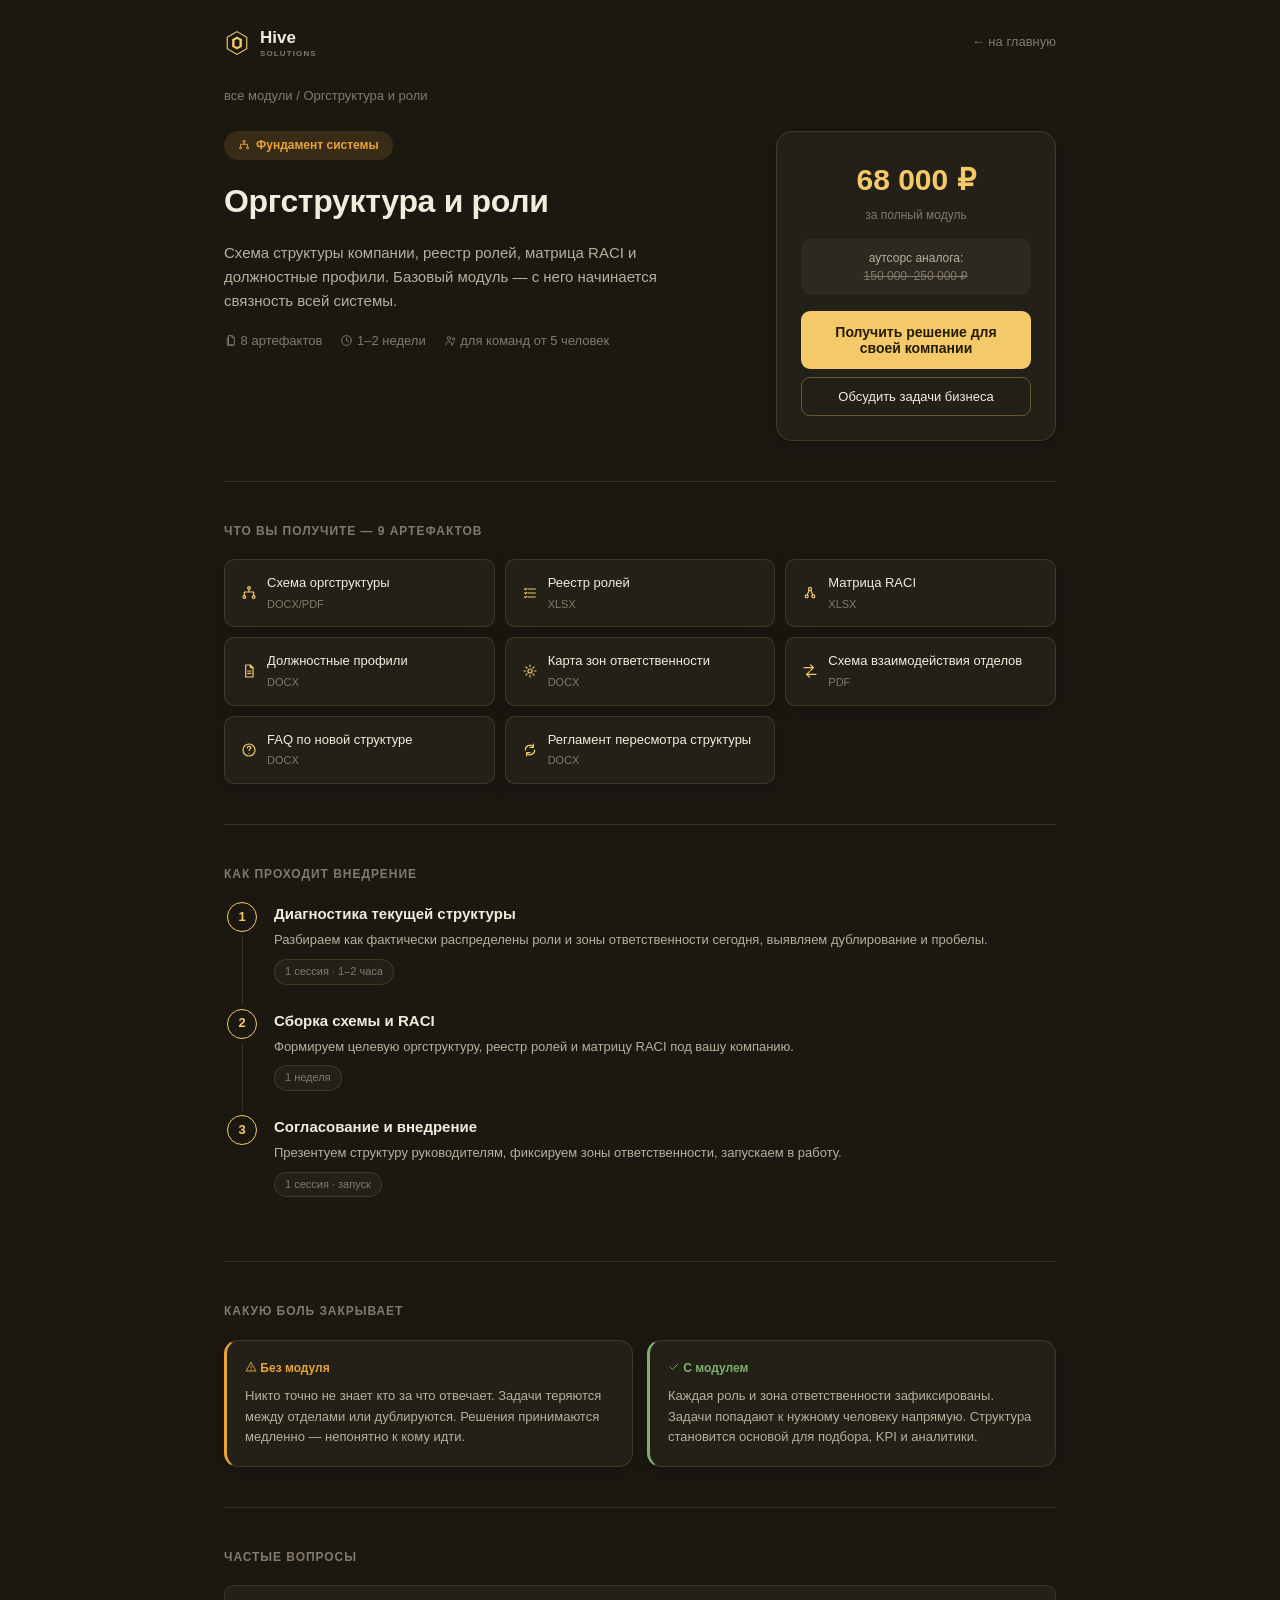
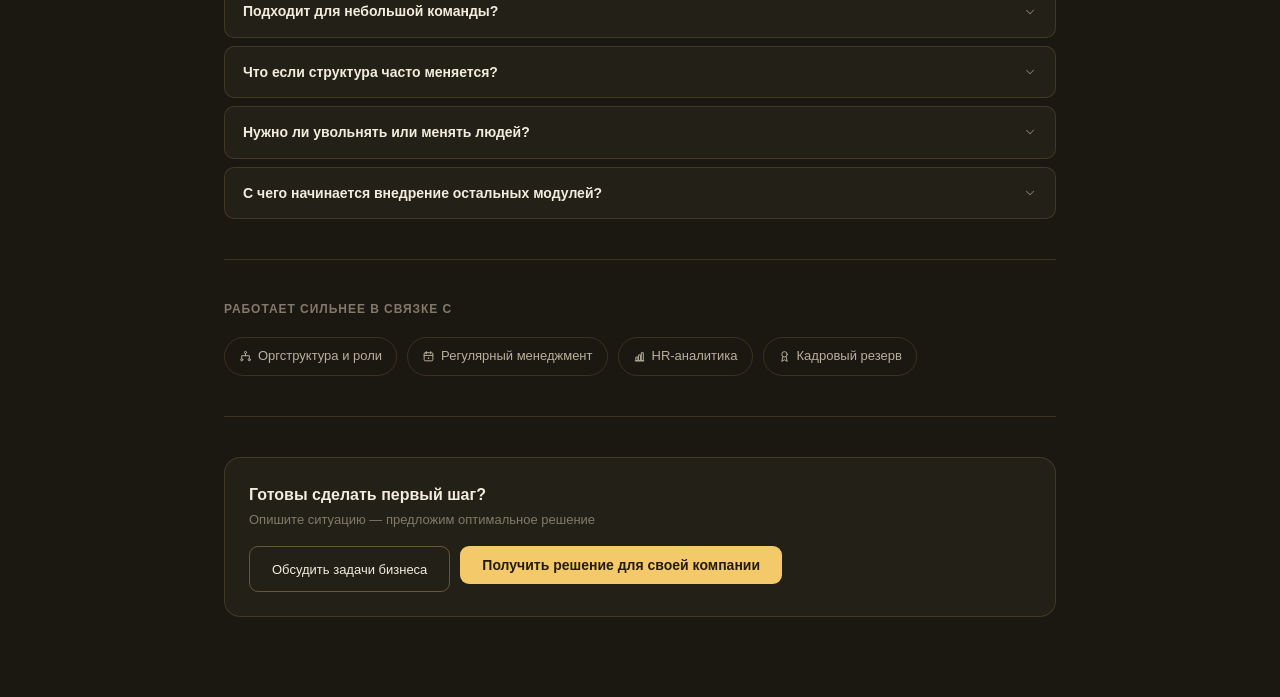
<file: module-org.html>
<!DOCTYPE html>
<html lang="ru">
<head>
<meta charset="UTF-8">
<meta name="viewport" content="width=device-width, initial-scale=1.0">
<title>Оргструктура и роли — модуль Hive</title>
<style>
  :root{
    --bg: #1B1812;
    --bg-card: #232017;
    --line: rgba(244,201,105,0.14);
    --line-strong: rgba(244,201,105,0.32);
    --honey: #F4C969;
    --amber: #E8A33D;
    --text: #F2ECDD;
    --text-dim: #B8AF9C;
    --text-faint: #82796A;
    --green: #7FAE6E;
    --green-bg: rgba(127,174,110,0.12);
    --amber-bg: rgba(232,163,61,0.14);
  }
  *{box-sizing:border-box;margin:0;padding:0;}
  body{background:var(--bg);color:var(--text);font-family:'Inter',-apple-system,'Segoe UI',sans-serif;line-height:1.6;}
  .wrap{max-width:880px;margin:0 auto;padding:0 24px 80px;}
  nav{display:flex;align-items:center;gap:10px;padding:28px 0;}
  .brand-mark{width:26px;height:26px;}
  .brand-name{font-size:17px;font-weight:600;line-height:1.15;}
  .brand-name .sub{display:block;font-size:8px;font-weight:600;letter-spacing:0.14em;color:var(--text-faint);margin-top:1px;}
  .brand{display:flex;align-items:center;gap:10px;text-decoration:none;color:inherit;}
  a.back{color:var(--text-faint);text-decoration:none;font-size:13px;margin-left:auto;}
  a.back:hover{color:var(--honey);}
  .crumb{font-size:13px;color:var(--text-faint);margin-bottom:24px;}
  .crumb a{color:var(--text-faint);text-decoration:none;}
  .crumb a:hover{color:var(--honey);}

  .hero{display:grid;grid-template-columns:1fr 280px;gap:28px;align-items:start;margin-bottom:40px;}
  @media (max-width:700px){.hero{grid-template-columns:1fr;}}
  .tag{display:inline-flex;align-items:center;gap:6px;font-size:12px;font-weight:600;color:var(--amber);background:var(--amber-bg);padding:5px 14px;border-radius:20px;margin-bottom:16px;}
  h1{font-size:32px;font-weight:600;letter-spacing:-0.01em;margin-bottom:14px;}
  .hero-desc{font-size:15px;color:var(--text-dim);margin-bottom:18px;max-width:480px;}
  .hero-meta{display:flex;gap:18px;flex-wrap:wrap;}
  .meta-item{font-size:13px;color:var(--text-faint);}

  .price-card{background:var(--bg-card);border:1px solid var(--line);border-radius:16px;padding:24px;text-align:center;}
  .price-val{font-size:30px;font-weight:600;color:var(--honey);margin-bottom:2px;}
  .price-sub{font-size:12px;color:var(--text-faint);margin-bottom:14px;}
  .price-compare{font-size:12px;color:var(--text-dim);background:rgba(255,255,255,0.04);border-radius:10px;padding:10px;margin-bottom:16px;line-height:1.5;}
  .price-compare s{color:var(--text-faint);}
  .btn-primary{width:100%;background:var(--honey);color:#241B05;border:none;padding:13px;border-radius:9px;font-size:14px;font-weight:600;cursor:pointer;font-family:inherit;margin-bottom:8px;}
  .btn-primary:hover{background:#FFD685;}
  .btn-outline{width:100%;background:transparent;border:1px solid var(--line-strong);color:var(--text);padding:11px;border-radius:9px;font-size:13px;cursor:pointer;font-family:inherit;}
  .btn-outline:hover{border-color:var(--honey);}

  .divider{height:1px;background:var(--line);margin:40px 0;}
  .sec-label{font-size:12px;font-weight:600;letter-spacing:0.08em;text-transform:uppercase;color:var(--text-faint);margin-bottom:18px;}

  .arts-grid{display:grid;grid-template-columns:repeat(auto-fit,minmax(220px,1fr));gap:10px;}
  .art-item{background:var(--bg-card);border:1px solid var(--line);border-radius:10px;padding:13px 16px;display:flex;align-items:center;gap:10px;}
  .art-icon{font-size:16px;color:var(--honey);flex-shrink:0;}
  .art-name{font-size:13px;color:var(--text);}
  .art-fmt{font-size:11px;color:var(--text-faint);margin-top:2px;}

  .steps{display:flex;flex-direction:column;}
  .step{display:grid;grid-template-columns:36px 1fr;gap:14px;}
  .step-line{display:flex;flex-direction:column;align-items:center;}
  .step-num{width:30px;height:30px;border-radius:50%;border:1px solid var(--honey);display:flex;align-items:center;justify-content:center;font-size:13px;font-weight:600;color:var(--honey);flex-shrink:0;}
  .step-connector{width:1px;flex:1;background:var(--line);min-height:24px;margin:4px 0;}
  .step-body{padding-bottom:24px;}
  .step-title{font-size:15px;font-weight:600;margin-bottom:4px;}
  .step-desc{font-size:13px;color:var(--text-dim);line-height:1.6;margin-bottom:6px;}
  .step-tag{display:inline-block;font-size:11px;color:var(--text-faint);background:var(--bg-card);border:1px solid var(--line);padding:3px 10px;border-radius:20px;}

  .pain-grid{display:grid;grid-template-columns:1fr 1fr;gap:14px;}
  @media (max-width:600px){.pain-grid{grid-template-columns:1fr;}}
  .pain-card{border-radius:14px;border:1px solid var(--line);padding:18px;background:var(--bg-card);border-left:3px solid var(--text-faint);}
  .pain-card.bad{border-left-color:var(--amber);}
  .pain-card.good{border-left-color:var(--green);}
  .pain-head{font-size:12px;font-weight:600;margin-bottom:8px;color:var(--text-dim);}
  .pain-card.good .pain-head{color:var(--green);}
  .pain-card.bad .pain-head{color:var(--amber);}
  .pain-text{font-size:13px;color:var(--text-dim);line-height:1.6;}

  .faq{display:flex;flex-direction:column;gap:8px;}
  .faq-item{border:1px solid var(--line);border-radius:10px;overflow:hidden;background:var(--bg-card);}
  .faq-q{padding:14px 18px;font-size:14px;font-weight:600;cursor:pointer;display:flex;justify-content:space-between;align-items:center;}
  .faq-q:hover{background:rgba(255,255,255,0.02);}
  .faq-arrow{color:var(--text-faint);transition:transform 0.2s;}
  .faq-a{padding:0 18px 0;font-size:13px;color:var(--text-dim);line-height:1.6;max-height:0;overflow:hidden;transition:max-height 0.2s,padding 0.2s;}
  .faq-a.open{padding:0 18px 16px;max-height:200px;}

  .synergy-row{display:flex;gap:10px;flex-wrap:wrap;}
  .syn-chip{display:flex;align-items:center;gap:6px;font-size:13px;padding:8px 14px;border-radius:20px;border:1px solid var(--line);color:var(--text-dim);cursor:pointer;text-decoration:none;}
  .syn-chip:hover{border-color:var(--honey);color:var(--honey);background:rgba(244,201,105,0.06);}

  .bottom-cta{background:var(--bg-card);border:1px solid var(--line);border-radius:16px;padding:24px;display:flex;justify-content:space-between;align-items:center;gap:16px;flex-wrap:wrap;}
  .bc-title{font-size:16px;font-weight:600;margin-bottom:2px;}
  .bc-sub{font-size:13px;color:var(--text-faint);}
  .bc-btns{display:flex;gap:10px;}
  .bc-btns .btn-primary, .bc-btns .btn-outline{width:auto;padding:11px 22px;}

  .hive-overlay{position:fixed;top:0;left:0;width:100%;height:100%;background:rgba(0,0,0,0.6);display:flex;align-items:center;justify-content:center;z-index:1000;padding:20px;}
  .hive-modal{background:var(--bg-card);border:1px solid var(--line-strong);border-radius:16px;padding:28px;max-width:420px;width:100%;}
  .hive-modal h3{font-size:18px;font-weight:600;margin-bottom:18px;}
  .hive-field{margin-bottom:14px;}
  .hive-field label{display:block;font-size:12px;color:var(--text-faint);margin-bottom:6px;}
  .hive-field input, .hive-field textarea{width:100%;background:var(--bg);border:1px solid var(--line);border-radius:8px;padding:10px 12px;color:var(--text);font-size:14px;font-family:inherit;}
  .hive-field input:focus, .hive-field textarea:focus{outline:none;border-color:var(--honey);}
  .hive-field textarea{resize:vertical;min-height:64px;}
  .hive-modal-actions{display:flex;gap:10px;margin-top:18px;}
  .hive-modal-actions button{flex:1;}
  .hive-close{position:absolute;top:18px;right:18px;background:none;border:none;color:var(--text-faint);font-size:20px;cursor:pointer;line-height:1;}
  .hive-close:hover{color:var(--text);}
  .hive-modal{position:relative;}
  .hive-success{text-align:center;padding:12px 0;}
  .hive-success i{font-size:36px;color:var(--green);margin-bottom:12px;display:block;}
  .hive-success p{font-size:14px;color:var(--text-dim);}
</style>
<!-- Общий слой микроанимаций и hover-эффектов (см. hive-motion.css) -->
<link rel="stylesheet" href="hive-motion.css">
</head>
<body>

<div class="wrap">
  <nav>
    <a class="brand" href="index.html">
      <svg class="brand-mark" viewBox="0 0 32 32" fill="none"><polygon points="16,2 28,9 28,23 16,30 4,23 4,9" fill="none" stroke="#F4C969" stroke-width="1.4"/><polygon points="16,8 22,11.5 22,20.5 16,24 10,20.5 10,11.5" fill="#F4C969"/><polygon points="16,11 19,12.7 19,19.3 16,21 13,19.3 13,12.7" fill="#1B1812"/></svg>
      <span class="brand-name">Hive<span class="sub">SOLUTIONS</span></span>
    </a>
    <a class="back" href="index.html">← на главную</a>
  </nav>

  <div class="crumb"><a href="diagnostics.html">все модули</a> / Оргструктура и роли</div>

  <div class="hero">
    <div>
      <div class="tag"><svg class="tii" viewBox="0 0 24 24" aria-hidden="true"><circle cx="12" cy="4.5" r="2"/><circle cx="5" cy="18" r="2"/><circle cx="19" cy="18" r="2"/><path d="M12 6.5v4M12 10.5H5v5.5M12 10.5h7v5.5"/></svg> Фундамент системы</div>
      <h1>Оргструктура и роли</h1>
      <p class="hero-desc">Схема структуры компании, реестр ролей, матрица RACI и должностные профили. Базовый модуль — с него начинается связность всей системы.</p>
      <div class="hero-meta">
        <span class="meta-item"><svg class="tii" viewBox="0 0 24 24" aria-hidden="true"><path d="M9 3h6l4 4v13H9z"/><path d="M15 3v4h4"/><path d="M6 7v14h11"/></svg> 8 артефактов</span>
        <span class="meta-item"><svg class="tii" viewBox="0 0 24 24" aria-hidden="true"><circle cx="12" cy="12" r="9"/><polyline points="12 7 12 12 16 14"/></svg> 1–2 недели</span>
        <span class="meta-item"><svg class="tii" viewBox="0 0 24 24" aria-hidden="true"><circle cx="9" cy="8" r="3"/><path d="M3.5 20c0-3.3 2.5-6 5.5-6s5.5 2.7 5.5 6"/><circle cx="17.5" cy="9" r="2.2"/><path d="M15.8 20c0-2.7 1-4.8 2.7-5.4"/></svg> для команд от 5 человек</span>
      </div>
    </div>
    <div class="price-card">
      <div class="price-val">68 000 ₽</div>
      <div class="price-sub">за полный модуль</div>
      <div class="price-compare">аутсорс аналога:<br><s>150 000–250 000 ₽</s></div>
      <button class="btn-primary" onclick="hiveOpenForm(MODULE_NAME, 'start')">Получить решение для своей компании</button>
      <button class="btn-outline" onclick="hiveOpenForm(MODULE_NAME, 'question')">Обсудить задачи бизнеса</button>
    </div>
  </div>

  <div class="divider"></div>

  <div class="sec-label">Что вы получите — 9 артефактов</div>
  <div class="arts-grid reveal-group">
    <div class="art-item"><svg class="tii art-icon" viewBox="0 0 24 24" aria-hidden="true"><circle cx="12" cy="4.5" r="2"/><circle cx="5" cy="18" r="2"/><circle cx="19" cy="18" r="2"/><path d="M12 6.5v4M12 10.5H5v5.5M12 10.5h7v5.5"/></svg><div><div class="art-name">Схема оргструктуры</div><div class="art-fmt">DOCX/PDF</div></div></div>
    <div class="art-item"><svg class="tii art-icon" viewBox="0 0 24 24" aria-hidden="true"><line x1="9" y1="6" x2="20" y2="6"/><line x1="9" y1="12" x2="20" y2="12"/><line x1="9" y1="18" x2="20" y2="18"/><polyline points="4 6 5 7 7 5"/><polyline points="4 12 5 13 7 11"/><polyline points="4 18 5 19 7 17"/></svg><div><div class="art-name">Реестр ролей</div><div class="art-fmt">XLSX</div></div></div>
    <div class="art-item"><svg class="tii art-icon" viewBox="0 0 24 24" aria-hidden="true"><circle cx="7" cy="17" r="2.3"/><circle cx="17" cy="17" r="2.3"/><circle cx="12" cy="6" r="2.3"/><line x1="10.6" y1="8" x2="8" y2="14.8"/><line x1="13.4" y1="8" x2="16" y2="14.8"/></svg><div><div class="art-name">Матрица RACI</div><div class="art-fmt">XLSX</div></div></div>
    <div class="art-item"><svg class="tii art-icon" viewBox="0 0 24 24" aria-hidden="true"><path d="M7 3h7l4 4v14H7z"/><path d="M14 3v4h4"/><line x1="10" y1="12" x2="15" y2="12"/><line x1="10" y1="15.5" x2="15" y2="15.5"/></svg><div><div class="art-name">Должностные профили</div><div class="art-fmt">DOCX</div></div></div>
    <div class="art-item"><svg class="tii art-icon" viewBox="0 0 24 24" aria-hidden="true"><circle cx="12" cy="12" r="3"/><path d="M12 3v2.4M12 18.6V21M21 12h-2.4M5.4 12H3M18.1 5.9l-1.7 1.7M7.6 16.5 5.9 18.1M18.1 18.1l-1.7-1.7M7.6 7.5 5.9 5.9"/></svg><div><div class="art-name">Карта зон ответственности</div><div class="art-fmt">DOCX</div></div></div>
    <div class="art-item"><svg class="tii art-icon" viewBox="0 0 24 24" aria-hidden="true"><line x1="3" y1="7" x2="17" y2="7"/><polyline points="13 3 17 7 13 11"/><line x1="21" y1="17" x2="7" y2="17"/><polyline points="11 13 7 17 11 21"/></svg><div><div class="art-name">Схема взаимодействия отделов</div><div class="art-fmt">PDF</div></div></div>
    <div class="art-item"><svg class="tii art-icon" viewBox="0 0 24 24" aria-hidden="true"><circle cx="12" cy="12" r="9"/><path d="M9.5 9c0-1.5 1.2-2.5 2.7-2.5s2.6 1 2.6 2.3c0 1.6-2.3 1.8-2.6 3.7"/><line x1="12" y1="17" x2="12.01" y2="17"/></svg><div><div class="art-name">FAQ по новой структуре</div><div class="art-fmt">DOCX</div></div></div>
    <div class="art-item"><svg class="tii art-icon" viewBox="0 0 24 24" aria-hidden="true"><path d="M5 12a7 7 0 0 1 12-5"/><polyline points="17 3 17 8 12 8"/><path d="M19 12a7 7 0 0 1-12 5"/><polyline points="7 21 7 16 12 16"/></svg><div><div class="art-name">Регламент пересмотра структуры</div><div class="art-fmt">DOCX</div></div></div>
  </div>

  <div class="divider"></div>

  <div class="sec-label">Как проходит внедрение</div>
  <div class="steps reveal">
    <div class="step">
      <div class="step-line"><div class="step-num">1</div><div class="step-connector"></div></div>
      <div class="step-body"><div class="step-title">Диагностика текущей структуры</div><div class="step-desc">Разбираем как фактически распределены роли и зоны ответственности сегодня, выявляем дублирование и пробелы.</div><div class="step-tag">1 сессия · 1–2 часа</div></div>
    </div>
    <div class="step">
      <div class="step-line"><div class="step-num">2</div><div class="step-connector"></div></div>
      <div class="step-body"><div class="step-title">Сборка схемы и RACI</div><div class="step-desc">Формируем целевую оргструктуру, реестр ролей и матрицу RACI под вашу компанию.</div><div class="step-tag">1 неделя</div></div>
    </div>
    <div class="step">
      <div class="step-line"><div class="step-num">3</div></div>
      <div class="step-body"><div class="step-title">Согласование и внедрение</div><div class="step-desc">Презентуем структуру руководителям, фиксируем зоны ответственности, запускаем в работу.</div><div class="step-tag">1 сессия · запуск</div></div>
    </div>
  </div>

  <div class="divider"></div>

  <div class="sec-label">Какую боль закрывает</div>
  <div class="pain-grid reveal-group">
    <div class="pain-card bad">
      <div class="pain-head"><svg class="tii" viewBox="0 0 24 24" aria-hidden="true"><path d="M12 3 2 20h20L12 3z"/><line x1="12" y1="10" x2="12" y2="14"/><line x1="12" y1="17" x2="12.01" y2="17"/></svg> Без модуля</div>
      <div class="pain-text">Никто точно не знает кто за что отвечает. Задачи теряются между отделами или дублируются. Решения принимаются медленно — непонятно к кому идти.</div>
    </div>
    <div class="pain-card good">
      <div class="pain-head"><svg class="tii" viewBox="0 0 24 24" aria-hidden="true"><polyline points="4 12 9 17 20 6"/></svg> С модулем</div>
      <div class="pain-text">Каждая роль и зона ответственности зафиксированы. Задачи попадают к нужному человеку напрямую. Структура становится основой для подбора, KPI и аналитики.</div>
    </div>
  </div>

  <div class="divider"></div>

  <div class="sec-label">Частые вопросы</div>
  <div class="faq">
    <div class="faq-item">
      <div class="faq-q" onclick="toggleFaq(this)"><span>Подходит для небольшой команды?</span><svg class="tii faq-arrow" viewBox="0 0 24 24" aria-hidden="true"><polyline points="6 9 12 15 18 9"/></svg></div>
      <div class="faq-a">Да, модуль масштабируется. Для команды до 30 человек структура проще, но принцип тот же — явные роли и зоны ответственности.</div>
    </div>
    <div class="faq-item">
      <div class="faq-q" onclick="toggleFaq(this)"><span>Что если структура часто меняется?</span><svg class="tii faq-arrow" viewBox="0 0 24 24" aria-hidden="true"><polyline points="6 9 12 15 18 9"/></svg></div>
      <div class="faq-a">Это нормально для растущей компании. В модуль входит регламент пересмотра структуры — фиксированная процедура обновления, а не разовый документ.</div>
    </div>
    <div class="faq-item">
      <div class="faq-q" onclick="toggleFaq(this)"><span>Нужно ли увольнять или менять людей?</span><svg class="tii faq-arrow" viewBox="0 0 24 24" aria-hidden="true"><polyline points="6 9 12 15 18 9"/></svg></div>
      <div class="faq-a">Нет. Модуль описывает роли и ответственность, а не людей. Часто оказывается что один человек закрывает 2-3 роли — это просто становится видимым.</div>
    </div>
    <div class="faq-item">
      <div class="faq-q" onclick="toggleFaq(this)"><span>С чего начинается внедрение остальных модулей?</span><svg class="tii faq-arrow" viewBox="0 0 24 24" aria-hidden="true"><polyline points="6 9 12 15 18 9"/></svg></div>
      <div class="faq-a">Оргструктура — фундамент. После неё подбор, KPI и аналитика становятся точнее, потому что строятся на понятных ролях.</div>
    </div>
  </div>

  <div class="divider"></div>

  <div class="sec-label">Работает сильнее в связке с</div>
  <div class="synergy-row">
    <a class="syn-chip" href="module-org.html"><svg class="tii" viewBox="0 0 24 24" aria-hidden="true"><circle cx="12" cy="4.5" r="2"/><circle cx="5" cy="18" r="2"/><circle cx="19" cy="18" r="2"/><path d="M12 6.5v4M12 10.5H5v5.5M12 10.5h7v5.5"/></svg> Оргструктура и роли</a>
    <a class="syn-chip" href="module-mgmt.html"><svg class="tii" viewBox="0 0 24 24" aria-hidden="true"><rect x="4" y="5" width="16" height="15" rx="2"/><line x1="4" y1="10" x2="20" y2="10"/><line x1="8" y1="3" x2="8" y2="7"/><line x1="16" y1="3" x2="16" y2="7"/><circle cx="12" cy="15" r="1.5" fill="currentColor" stroke="none"/></svg> Регулярный менеджмент</a>
    <a class="syn-chip" href="module-analytics.html"><svg class="tii" viewBox="0 0 24 24" aria-hidden="true"><line x1="4" y1="20" x2="20" y2="20"/><rect x="6" y="13" width="3" height="7"/><rect x="11" y="9" width="3" height="11"/><rect x="16" y="5" width="3" height="15"/></svg> HR-аналитика</a>
    <a class="syn-chip" href="diagnostics.html"><svg class="tii" viewBox="0 0 24 24" aria-hidden="true"><circle cx="12" cy="8" r="5"/><path d="M9 12.5 7 21l5-3 5 3-2-8.5"/></svg> Кадровый резерв</a>
  </div>

  <div class="divider"></div>

  <div class="bottom-cta reveal">
    <div><div class="bc-title">Готовы сделать первый шаг?</div><div class="bc-sub">Опишите ситуацию — предложим оптимальное решение</div></div>
    <div class="bc-btns">
      <button class="btn-outline" onclick="hiveOpenForm(MODULE_NAME, 'question')">Обсудить задачи бизнеса</button>
      <button class="btn-primary" onclick="hiveOpenForm(MODULE_NAME, 'start')">Получить решение для своей компании</button>
    </div>
  </div>
</div>


<div class="hive-overlay" id="hive-modal-overlay">
  <div class="hive-modal">
    <button class="hive-close" onclick="hiveCloseForm()" aria-label="Закрыть">&times;</button>
    <h3 id="hive-modal-title">Получить решение для своей компании</h3>
    <input type="hidden" id="hive-modal-module">
    <input type="hidden" id="hive-modal-intent">
    <form id="hive-form-fields" onsubmit="hiveSubmitForm(event)">
      <div class="hive-field"><label for="hive-name">Имя</label><input type="text" id="hive-name" placeholder="Как вас зовут"></div>
      <div class="hive-field"><label for="hive-contact">Телефон, телеграм или email</label><input type="text" id="hive-contact" required placeholder="Куда написать"></div>
      <div class="hive-field"><label for="hive-comment">Комментарий (необязательно)</label><textarea id="hive-comment" placeholder="Коротко о вашей ситуации"></textarea></div>
      <div class="hive-modal-actions">
        <button type="button" class="btn-outline" onclick="hiveCloseForm()">Отмена</button>
        <button type="submit" class="btn-primary">Отправить</button>
      </div>
    </form>
    <div id="hive-form-success" style="display:none;" class="hive-success">
      <svg class="tii" viewBox="0 0 24 24" aria-hidden="true"><circle cx="12" cy="12" r="9"/><polyline points="8 12.5 11 15.5 16 9"/></svg>
      <p>Заявка отправлена. Свяжемся в течение дня.</p>
      <div class="hive-modal-actions" style="margin-top:18px;">
        <button class="btn-primary" style="flex:1;" onclick="hiveCloseForm()">Готово</button>
      </div>
    </div>
  </div>
</div>

<script src="hive-lead-capture.js"></script>
<!-- Общий слой микроанимаций: плавное появление секций при скролле -->
<script src="hive-motion.js"></script>
<script>
const MODULE_NAME = "Оргструктура и роли";
function toggleFaq(el){
  const a=el.nextElementSibling;
  const arrow=el.querySelector('.faq-arrow');
  const isOpen=a.classList.contains('open');
  document.querySelectorAll('.faq-a').forEach(x=>x.classList.remove('open'));
  document.querySelectorAll('.faq-arrow').forEach(x=>x.style.transform='');
  if(!isOpen){a.classList.add('open');arrow.style.transform='rotate(180deg)';}
}
hiveTrackView(MODULE_NAME);
</script>
</body>
</html>
</file>
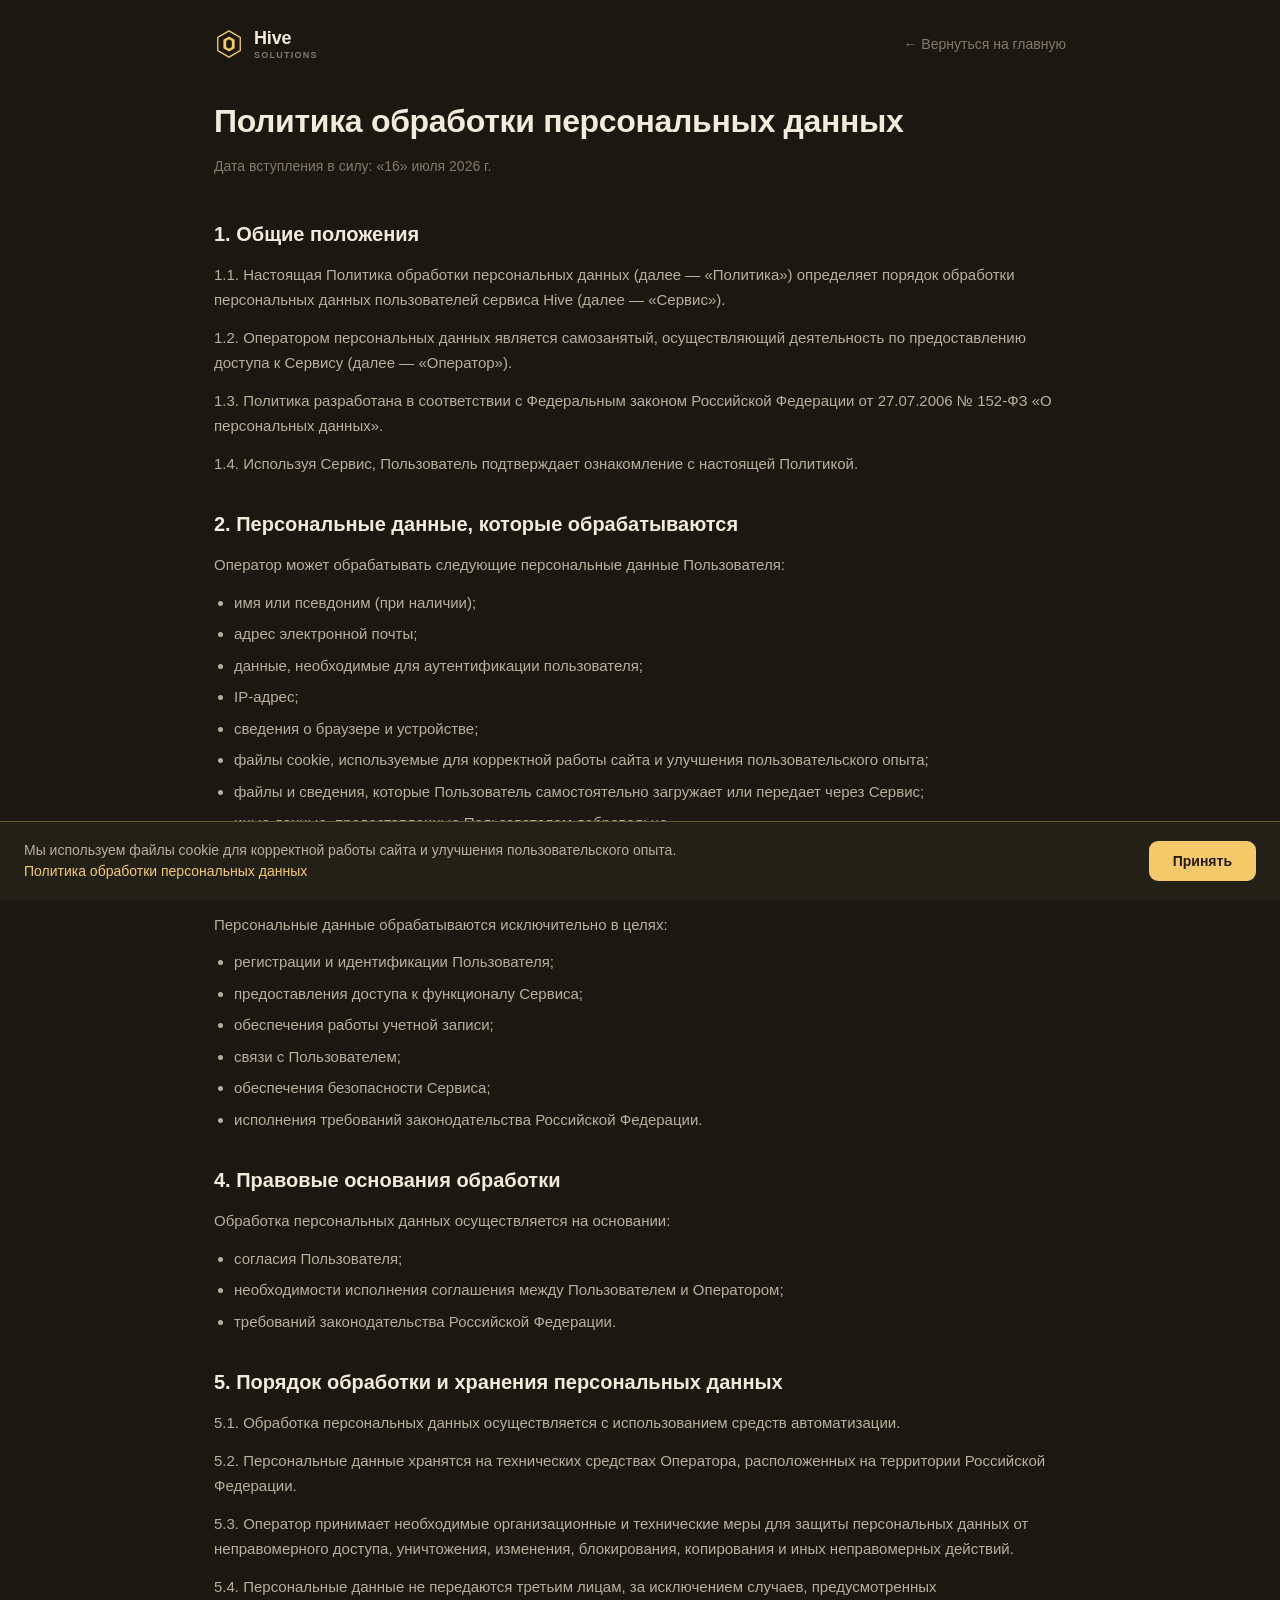
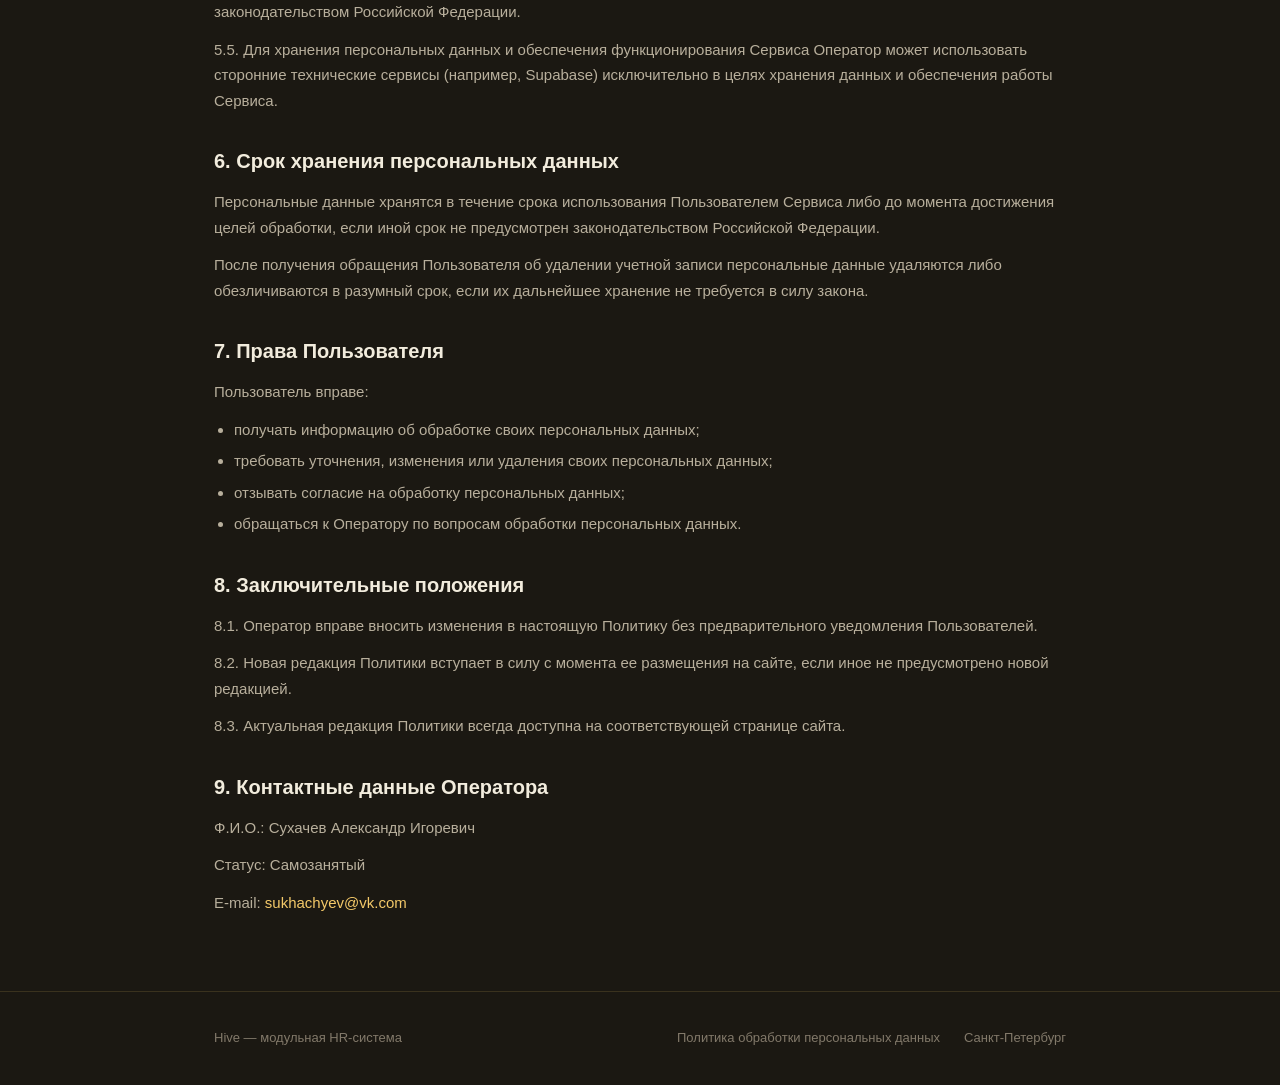
<file: privacy.html>
<!DOCTYPE html>
<html lang="ru">
<head>
<meta charset="UTF-8">
<meta name="viewport" content="width=device-width, initial-scale=1.0">
<title>Политика обработки персональных данных — Hive</title>
<link rel="icon" type="image/svg+xml" href="favicon.svg">
<style>
  :root{
    --bg: #1B1812;
    --bg-card: #232017;
    --line: rgba(244,201,105,0.14);
    --line-strong: rgba(244,201,105,0.32);
    --honey: #F4C969;
    --amber: #E8A33D;
    --text: #F2ECDD;
    --text-dim: #B8AF9C;
    --text-faint: #82796A;
  }
  *{box-sizing:border-box;margin:0;padding:0;}
  body{background:var(--bg);color:var(--text);font-family:'Inter',-apple-system,'Segoe UI',sans-serif;line-height:1.6;}
  .wrap{max-width:900px;margin:0 auto;padding:0 24px;}
  nav{display:flex;align-items:center;justify-content:space-between;padding:28px 0;flex-wrap:wrap;gap:16px;}
  .brand{display:flex;align-items:center;gap:10px;text-decoration:none;color:inherit;}
  .brand-mark{width:30px;height:30px;flex-shrink:0;}
  .brand-name{font-size:18px;font-weight:600;letter-spacing:-0.01em;line-height:1.15;}
  .brand-name .sub{display:block;font-size:9px;font-weight:600;letter-spacing:0.14em;color:var(--text-faint);margin-top:1px;}
  a.back{color:var(--text-faint);text-decoration:none;font-size:14px;transition:color 0.15s;}
  a.back:hover{color:var(--honey);}
  main{padding:8px 0 64px;}
  h1{font-size:32px;font-weight:600;letter-spacing:-0.01em;margin-bottom:8px;}
  .doc-date{font-size:14px;color:var(--text-faint);margin-bottom:40px;}
  .policy h2{font-size:20px;font-weight:600;margin:32px 0 12px;color:var(--text);}
  .policy h2:first-child{margin-top:0;}
  .policy p,.policy li{font-size:15px;color:var(--text-dim);line-height:1.7;}
  .policy p{margin-bottom:12px;}
  .policy ul{margin:8px 0 12px 20px;}
  .policy li{margin-bottom:6px;}
  .policy a{color:var(--honey);text-decoration:none;}
  .policy a:hover{text-decoration:underline;}
  footer{border-top:1px solid var(--line);padding:36px 0;}
  .foot-row{display:flex;justify-content:space-between;align-items:center;flex-wrap:wrap;gap:16px;}
  .foot-row span,.foot-link{font-size:13px;color:var(--text-faint);}
  .foot-link{text-decoration:none;transition:color 0.15s;}
  .foot-link:hover{color:var(--honey);}
  .foot-right{display:flex;align-items:center;gap:24px;flex-wrap:wrap;}
  @media (max-width:680px){
    h1{font-size:26px;}
    nav{align-items:flex-start;}
  }
</style>
</head>
<body>

<div class="wrap">
  <nav>
    <a class="brand" href="index.html">
      <svg class="brand-mark" viewBox="0 0 32 32" fill="none" xmlns="http://www.w3.org/2000/svg">
        <polygon points="16,2 28,9 28,23 16,30 4,23 4,9" fill="none" stroke="#F4C969" stroke-width="1.4"/>
        <polygon points="16,8 22,11.5 22,20.5 16,24 10,20.5 10,11.5" fill="#F4C969"/>
        <polygon points="16,11 19,12.7 19,19.3 16,21 13,19.3 13,12.7" fill="#1B1812"/>
      </svg>
      <span class="brand-name">Hive<span class="sub">SOLUTIONS</span></span>
    </a>
    <a class="back" href="index.html">← Вернуться на главную</a>
  </nav>

  <main>
    <h1>Политика обработки персональных данных</h1>
    <p class="doc-date">Дата вступления в силу: «16» июля 2026 г.</p>

    <div class="policy">
      <h2>1. Общие положения</h2>
      <p>1.1. Настоящая Политика обработки персональных данных (далее — «Политика») определяет порядок обработки персональных данных пользователей сервиса Hive (далее — «Сервис»).</p>
      <p>1.2. Оператором персональных данных является самозанятый, осуществляющий деятельность по предоставлению доступа к Сервису (далее — «Оператор»).</p>
      <p>1.3. Политика разработана в соответствии с Федеральным законом Российской Федерации от 27.07.2006 № 152-ФЗ «О персональных данных».</p>
      <p>1.4. Используя Сервис, Пользователь подтверждает ознакомление с настоящей Политикой.</p>

      <h2>2. Персональные данные, которые обрабатываются</h2>
      <p>Оператор может обрабатывать следующие персональные данные Пользователя:</p>
      <ul>
        <li>имя или псевдоним (при наличии);</li>
        <li>адрес электронной почты;</li>
        <li>данные, необходимые для аутентификации пользователя;</li>
        <li>IP-адрес;</li>
        <li>сведения о браузере и устройстве;</li>
        <li>файлы cookie, используемые для корректной работы сайта и улучшения пользовательского опыта;</li>
        <li>файлы и сведения, которые Пользователь самостоятельно загружает или передает через Сервис;</li>
        <li>иные данные, предоставленные Пользователем добровольно.</li>
      </ul>

      <h2>3. Цели обработки персональных данных</h2>
      <p>Персональные данные обрабатываются исключительно в целях:</p>
      <ul>
        <li>регистрации и идентификации Пользователя;</li>
        <li>предоставления доступа к функционалу Сервиса;</li>
        <li>обеспечения работы учетной записи;</li>
        <li>связи с Пользователем;</li>
        <li>обеспечения безопасности Сервиса;</li>
        <li>исполнения требований законодательства Российской Федерации.</li>
      </ul>

      <h2>4. Правовые основания обработки</h2>
      <p>Обработка персональных данных осуществляется на основании:</p>
      <ul>
        <li>согласия Пользователя;</li>
        <li>необходимости исполнения соглашения между Пользователем и Оператором;</li>
        <li>требований законодательства Российской Федерации.</li>
      </ul>

      <h2>5. Порядок обработки и хранения персональных данных</h2>
      <p>5.1. Обработка персональных данных осуществляется с использованием средств автоматизации.</p>
      <p>5.2. Персональные данные хранятся на технических средствах Оператора, расположенных на территории Российской Федерации.</p>
      <p>5.3. Оператор принимает необходимые организационные и технические меры для защиты персональных данных от неправомерного доступа, уничтожения, изменения, блокирования, копирования и иных неправомерных действий.</p>
      <p>5.4. Персональные данные не передаются третьим лицам, за исключением случаев, предусмотренных законодательством Российской Федерации.</p>
      <p>5.5. Для хранения персональных данных и обеспечения функционирования Сервиса Оператор может использовать сторонние технические сервисы (например, Supabase) исключительно в целях хранения данных и обеспечения работы Сервиса.</p>

      <h2>6. Срок хранения персональных данных</h2>
      <p>Персональные данные хранятся в течение срока использования Пользователем Сервиса либо до момента достижения целей обработки, если иной срок не предусмотрен законодательством Российской Федерации.</p>
      <p>После получения обращения Пользователя об удалении учетной записи персональные данные удаляются либо обезличиваются в разумный срок, если их дальнейшее хранение не требуется в силу закона.</p>

      <h2>7. Права Пользователя</h2>
      <p>Пользователь вправе:</p>
      <ul>
        <li>получать информацию об обработке своих персональных данных;</li>
        <li>требовать уточнения, изменения или удаления своих персональных данных;</li>
        <li>отзывать согласие на обработку персональных данных;</li>
        <li>обращаться к Оператору по вопросам обработки персональных данных.</li>
      </ul>

      <h2>8. Заключительные положения</h2>
      <p>8.1. Оператор вправе вносить изменения в настоящую Политику без предварительного уведомления Пользователей.</p>
      <p>8.2. Новая редакция Политики вступает в силу с момента ее размещения на сайте, если иное не предусмотрено новой редакцией.</p>
      <p>8.3. Актуальная редакция Политики всегда доступна на соответствующей странице сайта.</p>

      <h2>9. Контактные данные Оператора</h2>
      <p>Ф.И.О.: Сухачев Александр Игоревич</p>
      <p>Статус: Самозанятый</p>
      <p>E-mail: <a href="mailto:sukhachyev@vk.com">sukhachyev@vk.com</a></p>
    </div>
  </main>
</div>

<footer>
  <div class="wrap">
    <div class="foot-row">
      <span>Hive — модульная HR-система</span>
      <div class="foot-right">
        <a class="foot-link" href="privacy.html">Политика обработки персональных данных</a>
        <span>Санкт-Петербург</span>
      </div>
    </div>
  </div>
</footer>

<script src="cookies.js"></script>
</body>
</html>
</file>
<file: solutions-selector.css>
/* ============================================================
   HIVE — ВЫБОР НЕСКОЛЬКИХ РЕШЕНИЙ (ЭТАП 1–2)
   ------------------------------------------------------------
   Этот файл добавляет ТОЛЬКО новую функциональность:
     - визуальное состояние "выбрано" для карточек .cell
     - индикатор выбора (кружок → золотая галочка)
     - ссылку "Подробнее" внутри карточки
     - фиксированную нижнюю панель "Ваш комплект"

   Ничего из существующих стилей index.html не удаляется и не
   переопределяется по смыслу — используются те же самые CSS-
   переменные темы (--honey, --bg-card, --bg-card-hover, --line,
   --line-strong, --text, --text-dim, --text-faint), которые уже
   объявлены в :root в index.html. Поэтому палитра, типографика
   и общая композиция страницы не меняются.
   ============================================================ */

/* ---------- Карточка становится доступной для выбора ---------- */

/* Чуть уточняем длительность transition именно для эффекта выбора
   (200–300 мс по ТЗ). Свойства те же самые, что и в исходном
   .cell (border-color, background, transform) — только тайминг. */
/* ---------- Подсказка над сеткой карточек ---------- */
/* Объясняет, что карточки решений можно выбирать, а не только
   открывать. Маленький текст, приглушённый серый цвет
   (var(--text-faint) — уже используется в тексте под hero-статами
   и в футере), без рамок и иконок — не отвлекает от самих карточек. */
.hive-kit-hint {
  font-size: 13px;
  color: var(--text-faint);
  margin: -8px 0 20px;
}

.cell {
  transition: border-color 250ms ease,
              background-color 250ms ease,
              transform 150ms ease;
  /* карточка и раньше была кликабельной (cursor:pointer в исходном
     CSS), теперь дополнительно ведёт себя как переключатель */
  user-select: none;
}

/* Состояние "выбрано": фирменная золотая рамка + чуть более
   светлый фон (используем уже существующий --bg-card-hover,
   а не придумываем новый цвет) */
.cell.is-selected {
  border-color: var(--honey);
  background: var(--bg-card-hover);
}

/* Доступность: видимый фокус при навигации с клавиатуры,
   т.к. карточка теперь работает как настоящий интерактивный
   элемент (role="button"), а не просто ссылка через onclick */
.cell:focus-visible {
  outline: 2px solid var(--honey);
  outline-offset: 2px;
}

/* ---------- Индикатор выбора — единственный элемент выбора в карточке ---------- */
/* Раньше декоративный квадрат (.cell-icon) в левом верхнем углу
   не нёс функции и визуально дублировал новый селектор — убрали
   его из разметки (см. index.html). Круглый селектор справа
   сверху остался единственным элементом выбора.

   По умолчанию — тонкий золотой контур (сразу читается как
   "фирменный" элемент управления, а не серая декорация).
   При выборе — золотая заливка и галочка. Сам индикатор клики
   не перехватывает (pointer-events: none) — обрабатывает клик
   вся карточка целиком, согласно ТЗ.

   Размер уменьшен примерно на 14% (с 22px до 19px), чтобы
   селектор не конкурировал с заголовком карточки. */
.cell-select-indicator {
  position: absolute;
  top: 18px;
  right: 18px;
  width: 19px;
  height: 19px;
  border-radius: 50%;
  border: 1.25px solid var(--honey);
  background: transparent;
  display: flex;
  align-items: center;
  justify-content: center;
  /* Заливка круга золотым — первая часть анимации выбора */
  transition: background-color 200ms ease, border-color 200ms ease;
  pointer-events: none;
}

.cell-select-indicator i {
  font-size: 10px;
  /* Тёмный цвет галочки на золотой заливке — тот же приём,
     что и в тексте кнопки .btn-primary (золото + тёмный текст),
     поэтому селектор визуально говорит на одном языке с остальным
     сайтом, а не выглядит отдельным чужеродным элементом. */
  color: #241B05;
  opacity: 0;
  transform: scale(0.4);
  /* Галочка "выпрыгивает" через scale() с лёгким пружинным
     перелётом (cubic-bezier с overshoot) — именно этот приём
     создаёт ощущение отзывчивого, "дорогого" интерфейса */
  transition: transform 180ms cubic-bezier(0.34, 1.56, 0.64, 1),
              opacity 150ms ease;
}

.cell.is-selected .cell-select-indicator {
  background: var(--honey);
  border-color: var(--honey);
}

.cell.is-selected .cell-select-indicator i {
  opacity: 1;
  transform: scale(1);
  /* Небольшая задержка: сначала круг начинает заливаться золотым,
     и только чуть позже "выпрыгивает" галочка — анимация читается
     как последовательность двух шагов, а не как одновременная
     вспышка */
  transition-delay: 60ms;
}

/* При снятии выбора галочка прячется без задержки — реакция
   на клик должна быть мгновенной в обе стороны */
.cell:not(.is-selected) .cell-select-indicator i {
  transition-delay: 0ms;
}

/* Небольшая локальная компенсация: раньше заголовок начинался
   ниже квадрата-иконки, теперь он оказывается прямо в верхней
   строке карточки, рядом с селектором. Оставляем чуть места
   справа только у заголовка внутри карточек-решений, чтобы
   длинные названия не заезжали под круг. Остальные отступы
   карточки не меняются. */
.hive-grid .cell .cell-name {
  padding-right: 26px;
}

/* ---------- Ссылка "Подробнее" (сохраняем переход на страницу модуля) ---------- */
/* Раньше клик по всей карточке вёл на module-*.html. Теперь клик
   по карточке выбирает решение, а переход на страницу модуля
   доступен через отдельную маленькую ссылку — существующий
   функционал не теряется. Стиль — в духе уже существующего
   .foot-link (тот же приглушённый цвет и золото на hover). */
.cell-more {
  display: inline-block;
  margin-top: 10px;
  font-size: 12px;
  color: var(--text-faint);
  text-decoration: none;
  transition: color 0.15s;
  position: relative;
  z-index: 1; /* чтобы ссылка была кликабельна поверх карточки */
}

.cell-more:hover {
  color: var(--honey);
}

/* ============================================================
   ЭТАП 2 — ПАНЕЛЬ "ВАШ КОМПЛЕКТ"
   ============================================================ */

/* Когда панель видна — не даём ей перекрывать футер на мобильных
   и десктопе, добавляя нижний отступ странице (класс вешается
   и снимается из JS вместе с самой панелью) */
body.has-kit-panel {
  padding-bottom: 88px;
}

.hive-kit-panel {
  position: fixed;
  left: 0;
  right: 0;
  bottom: 0;
  z-index: 900;
  background: var(--bg-card);
  border-top: 1px solid var(--line-strong);
  padding: 16px 24px;

  /* спрятана по умолчанию, задвинута вниз за пределы экрана */
  transform: translateY(110%);
  opacity: 0;
  pointer-events: none;
  transition: transform 280ms ease, opacity 280ms ease;
}

.hive-kit-panel.is-visible {
  transform: translateY(0);
  opacity: 1;
  pointer-events: auto;
}

.hive-kit-panel-inner {
  max-width: 1080px;
  margin: 0 auto;
  display: flex;
  align-items: center;
  justify-content: space-between;
  gap: 20px;
  flex-wrap: wrap;
}

.hive-kit-info {
  display: flex;
  flex-direction: column;
  gap: 2px;
}

.hive-kit-title {
  font-size: 14px;
  font-weight: 600;
  color: var(--text);
}

.hive-kit-meta {
  font-size: 13px;
  color: var(--text-dim);
}

.hive-kit-meta strong {
  color: var(--honey);
  font-weight: 600;
}

.hive-kit-panel .btn-primary {
  white-space: nowrap;
}

/* ---------- Адаптивность панели на узких экранах ---------- */
@media (max-width: 680px) {
  body.has-kit-panel {
    padding-bottom: 132px;
  }
  .hive-kit-panel {
    padding: 14px 16px;
  }
  .hive-kit-panel-inner {
    flex-direction: column;
    align-items: stretch;
    gap: 10px;
  }
  .hive-kit-panel .btn-primary {
    width: 100%;
    white-space: normal;
    line-height: 1.3;
  }
}

/* ============================================================
   ЭТАП 3 — ИНТЕРАКТИВНЫЙ КОНФИГУРАТОР СКИДОК
   ------------------------------------------------------------
   Логика (см. solutions-selector.js, getTierForCount):
     1 модуль        — без скидки
     2–3 модуля      — 5%
     4–5 модулей     — 10%
     6–7 модулей     — 15%
     8+ модулей      — индивидуальные условия

   Ничего из существующей вёрстки/переменных не меняется — новые
   элементы (.cell-price-group, .cell-price-old, .cell-badge,
   .hive-kit-tiers, .tier-legend) используют те же CSS-переменные
   темы, что и остальной сайт.
   ============================================================ */

/* ---------- Мини-легенда уровней скидок над сеткой карточек ---------- */
.tier-legend {
  display: flex;
  flex-wrap: wrap;
  gap: 8px 16px;
  margin: -8px 0 20px;
}
.tier-legend-item {
  font-size: 12px;
  color: var(--text-faint);
}
.tier-legend-item b {
  color: var(--honey);
  font-weight: 600;
}

/* ---------- Цена карточки: старая (перечёркнутая) + новая + бейдж ---------- */
.cell-price-group {
  display: flex;
  align-items: center;
  gap: 6px;
  flex-wrap: wrap;
}
.cell-price-old {
  color: var(--text-faint);
  text-decoration: line-through;
  font-size: 11px;
  display: none; /* показывается только когда есть скидка */
}
.cell-price-old.is-shown {
  display: inline;
}
.cell-badge {
  display: none;
  font-size: 10px;
  font-weight: 700;
  color: #241B05;
  background: var(--honey);
  padding: 2px 7px;
  border-radius: 20px;
  /* лёгкое "выпрыгивание" бейджа при появлении — тот же приём
     пружинного overshoot, что и у галочки выбора карточки */
  animation: hive-badge-pop 220ms cubic-bezier(0.34, 1.56, 0.64, 1);
}
.cell-badge.is-shown {
  display: inline-block;
}
.cell-badge.is-individual {
  background: transparent;
  border: 1px solid var(--honey);
  color: var(--honey);
}
@keyframes hive-badge-pop {
  from { transform: scale(0.6); opacity: 0; }
  to { transform: scale(1); opacity: 1; }
}

/* Пока карточка предпросматривает скидку (ещё не выбрана, но
   уже показывает "если добавите — будет дешевле") — чуть более
   тусклая новая цена, чтобы визуально отличать факт от подсказки */
.cell:not(.is-selected) .cell-price.is-preview {
  color: var(--amber);
}

/* ---------- Индикатор уровня скидки в панели "Ваш комплект" ---------- */
.hive-kit-tiers {
  display: flex;
  gap: 4px;
  margin-top: 8px;
}
.tier-dot {
  flex: 1;
  height: 4px;
  border-radius: 2px;
  background: rgba(255, 255, 255, 0.08);
  transition: background-color 200ms ease;
  min-width: 18px;
}
.tier-dot.is-active {
  background: var(--honey);
}
.tier-dot.is-individual.is-active {
  background: var(--amber);
}

#hive-kit-discount {
  color: var(--honey);
  font-weight: 600;
}
#hive-kit-discount:empty {
  display: none;
}

@media (max-width: 680px) {
  .hive-kit-tiers {
    max-width: 220px;
  }
}


@media (prefers-reduced-motion: reduce) {
  .cell,
  .cell-select-indicator,
  .cell-select-indicator i,
  .hive-kit-panel,
  .cell-badge,
  .tier-dot {
    transition: none !important;
    animation: none !important;
  }
}
</file>
<file: hive-motion.css>
/* ============================================================
   HIVE — MOTION LAYER (общий слой микроанимаций и hover-эффектов)
   ------------------------------------------------------------
   Этот файл подключается на ВСЕХ страницах сайта поверх уже
   существующих стилей и НИЧЕГО не переопределяет по смыслу:
   фирменные цвета, типографика и раскладка остаются прежними —
   используются те же самые CSS-переменные (--honey, --bg-card,
   --line, --text и т.д.), которые уже объявлены в :root каждой
   страницы.

   Задача файла — только один слой поверх: более плавные переходы,
   аккуратные тени, hover-эффекты и мягкое появление секций при
   скролле. Один общий файл вместо дублирования одинаковых правил
   в <style> каждой из 9 HTML-страниц.
   ============================================================ */

/* ---------- Базовые премиальные транзишены для кнопок ---------- */
/* Не меняем цвета/паддинги — только добавляем лёгкий подъём,
   мягкую тень в цвет бренда и более "пружинистый" тайминг */
.btn-primary,
.btn-outline,
.nav-cta,
.q-next-btn,
.q-back-btn {
  transition: background-color 200ms ease,
              border-color 200ms ease,
              color 200ms ease,
              transform 200ms cubic-bezier(0.34, 1.56, 0.64, 1),
              box-shadow 200ms ease;
}

.btn-primary:hover {
  transform: translateY(-2px);
  box-shadow: 0 8px 20px rgba(244, 201, 105, 0.28);
}
.btn-primary:active {
  transform: translateY(0) scale(0.98);
  box-shadow: 0 2px 8px rgba(244, 201, 105, 0.2);
}

.btn-outline:hover {
  transform: translateY(-2px);
  box-shadow: 0 6px 16px rgba(0, 0, 0, 0.18);
}
.btn-outline:active {
  transform: translateY(0) scale(0.98);
}

.nav-cta:hover {
  transform: translateY(-1px);
}

/* ---------- Кнопки со "световым" hover-скольжением ---------- */
/* Тонкий диагональный блик пробегает по кнопке при наведении —
   частый приём в современных интерфейсах, не меняющий ни цвет,
   ни форму самой кнопки. Реализовано псевдоэлементом, поэтому
   не требует изменений разметки. */
.btn-primary {
  position: relative;
  overflow: hidden;
}
.btn-primary::after {
  content: "";
  position: absolute;
  top: 0;
  left: -60%;
  width: 40%;
  height: 100%;
  background: linear-gradient(120deg, transparent, rgba(255, 255, 255, 0.35), transparent);
  transform: skewX(-20deg);
  transition: left 550ms ease;
  pointer-events: none;
}
.btn-primary:hover::after {
  left: 130%;
}

/* ---------- Карточки: более выразительный hover ---------- */
/* .cell (модули на главной), .mod (карточки в кабинете диагностики),
   .syn-chip, .faq-item — уже кликабельные/интерактивные элементы.
   Добавляем мягкую тень и чуть более плавный подъём, не трогая
   border-radius/паддинги/цвета. */
.cell,
.mod,
.q-opt,
.faq-item,
.task-card {
  transition: border-color 220ms ease,
              background-color 220ms ease,
              transform 220ms cubic-bezier(0.22, 1, 0.36, 1),
              box-shadow 220ms ease;
}

.cell:hover {
  box-shadow: 0 10px 28px rgba(0, 0, 0, 0.28), 0 0 0 1px rgba(244, 201, 105, 0.06) inset;
}

.task-card:hover {
  box-shadow: 0 10px 24px rgba(0, 0, 0, 0.24);
}

.mod:hover {
  box-shadow: 0 8px 22px rgba(0, 0, 0, 0.26);
}

.faq-item:hover {
  border-color: var(--line-strong);
}

.q-opt:hover {
  transform: translateX(2px);
}

/* price-card / example-card / decision-path / pain-card / art-item —
   статичные информационные карточки, но лёгкая тень на общем фоне
   делает интерфейс объёмнее без добавления hover-состояний там,
   где нет клика (чтобы не создавать ложных ожиданий интерактивности) */
.price-card,
.example-card,
.decision-path,
.pain-card,
.art-item,
.stat,
.hive-modal,
.q-card {
  box-shadow: 0 4px 18px rgba(0, 0, 0, 0.18);
}

/* ---------- Ссылка "Подробнее" / syn-chip / foot-link — плавнее ---------- */
.cell-more,
.syn-chip,
.foot-link,
.nav-links a {
  transition: color 200ms ease, border-color 200ms ease, background-color 200ms ease, transform 200ms ease;
}
.syn-chip:hover {
  transform: translateY(-1px);
}

/* ---------- Модальное окно заявки: плавное появление вместо мгновенного display ---------- */
/* Управляется классом .is-open (переключается из hive-lead-capture.js),
   а не инлайновым display, поэтому появление можно анимировать.
   display:flex остаётся дефолтным в базовых стилях страницы —
   видимость и клики контролируются через opacity/pointer-events,
   что и даёт плавный переход. */
.hive-overlay {
  opacity: 0;
  pointer-events: none;
  transition: opacity 220ms ease;
}
.hive-overlay.is-open {
  opacity: 1;
  pointer-events: auto;
}
.hive-modal {
  transform: scale(0.95) translateY(8px);
  opacity: 0;
  transition: transform 260ms cubic-bezier(0.34, 1.56, 0.64, 1), opacity 220ms ease;
}
.hive-overlay.is-open .hive-modal {
  transform: scale(1) translateY(0);
  opacity: 1;
}

/* Успешный экран заявки — лёгкое "выпрыгивание" галочки, как и у
   индикатора выбора карточек в solutions-selector.css, чтобы
   микроанимации по всему сайту говорили на одном языке */
.hive-success i {
  transform: scale(0.5);
  opacity: 0;
  animation: hive-pop 380ms cubic-bezier(0.34, 1.56, 0.64, 1) forwards;
}
@keyframes hive-pop {
  to { transform: scale(1); opacity: 1; }
}

/* ---------- Плавное появление секций при скролле ---------- */
/* Элементы с классом .reveal стартуют слегка смещёнными и
   прозрачными, а при пересечении вьюпорта (см. hive-motion.js)
   получают класс .is-visible. Работает поверх обычной раскладки —
   ничего не меняет в потоке страницы (используется только
   transform/opacity, не влияющие на geometry других элементов). */
.reveal {
  opacity: 0;
  transform: translateY(18px);
  transition: opacity 620ms cubic-bezier(0.22, 1, 0.36, 1),
              transform 620ms cubic-bezier(0.22, 1, 0.36, 1);
}
.reveal.is-visible {
  opacity: 1;
  transform: translateY(0);
}

/* Лёгкий каскад для карточек внутри grid-контейнеров с .reveal-group:
   первые несколько элементов проявляются с небольшой задержкой друг
   за другом — недорогой, но заметный "премиальный" эффект */
.reveal-group.is-visible > *:nth-child(1) { transition-delay: 0ms; }
.reveal-group.is-visible > *:nth-child(2) { transition-delay: 60ms; }
.reveal-group.is-visible > *:nth-child(3) { transition-delay: 120ms; }
.reveal-group.is-visible > *:nth-child(4) { transition-delay: 180ms; }
.reveal-group.is-visible > *:nth-child(5) { transition-delay: 240ms; }
.reveal-group.is-visible > *:nth-child(6) { transition-delay: 300ms; }
.reveal-group > * {
  opacity: 0;
  transform: translateY(14px);
  transition: opacity 560ms cubic-bezier(0.22, 1, 0.36, 1),
              transform 560ms cubic-bezier(0.22, 1, 0.36, 1);
}
.reveal-group.is-visible > * {
  opacity: 1;
  transform: translateY(0);
}

/* ============================================================
   ИНЛАЙН-SVG ИКОНКИ (.tii) — ЕДИНЫЙ РАЗМЕР И СТИЛЬ
   ------------------------------------------------------------
   Заменяют внешний webfont tabler-icons (не грузился по старой
   ссылке на cdnjs — версия 2.47.0 с устаревшей структурой путей,
   отсюда пустые квадратики). Теперь иконки — обычные inline SVG
   прямо в разметке, но БЕЗ этого общего правила у них не было
   ни размера (браузер поставил бы дефолтные 300×150px), ни
   fill/stroke (часть отрисовалась бы сплошными чёрными фигурами
   вместо контуров). Одно правило на весь сайт вместо повторения
   в каждом из 8 файлов, которые используют класс .tii.

   Размер подстраивается под font-size контекста (1em) — так же,
   как раньше подстраивался шрифт иконок в .tag, .meta-item,
   .art-icon, .syn-chip и т.д. Ничего в самой разметке менять не
   нужно, все эти классы уже проставлены.
   ============================================================ */
.tii {
  width: 1em;
  height: 1em;
  display: inline-block;
  vertical-align: -0.14em;
  flex-shrink: 0;
  fill: none;
  stroke: currentColor;
  stroke-width: 1.8;
  stroke-linecap: round;
  stroke-linejoin: round;
}

/* .faq-arrow не задаёт свой font-size — наследует от .faq-q,
   но нужно сохранить transition на transform, который раньше
   был на самом <i>, теперь на <svg> */
.faq-arrow.tii {
  transition: transform 0.2s;
}


/* ---------- Адаптивность: CTA-тексты стали длиннее — не даём
   кнопкам вылезать за пределы карточки на узких экранах ---------- */
.bc-btns {
  flex-wrap: wrap;
}
@media (max-width: 480px) {
  .bc-btns {
    width: 100%;
  }
  .bc-btns .btn-primary,
  .bc-btns .btn-outline {
    flex: 1 1 100%;
    text-align: center;
  }
}

/* ---------- Уважаем настройку "меньше анимаций" ---------- */
@media (prefers-reduced-motion: reduce) {
  .btn-primary, .btn-outline, .nav-cta, .cell, .mod, .q-opt, .faq-item, .task-card,
  .hive-overlay, .hive-modal, .reveal, .reveal-group > *, .syn-chip,
  .btn-primary::after {
    transition: none !important;
    animation: none !important;
  }
  .reveal, .reveal-group > * {
    opacity: 1 !important;
    transform: none !important;
  }
}
</file>
